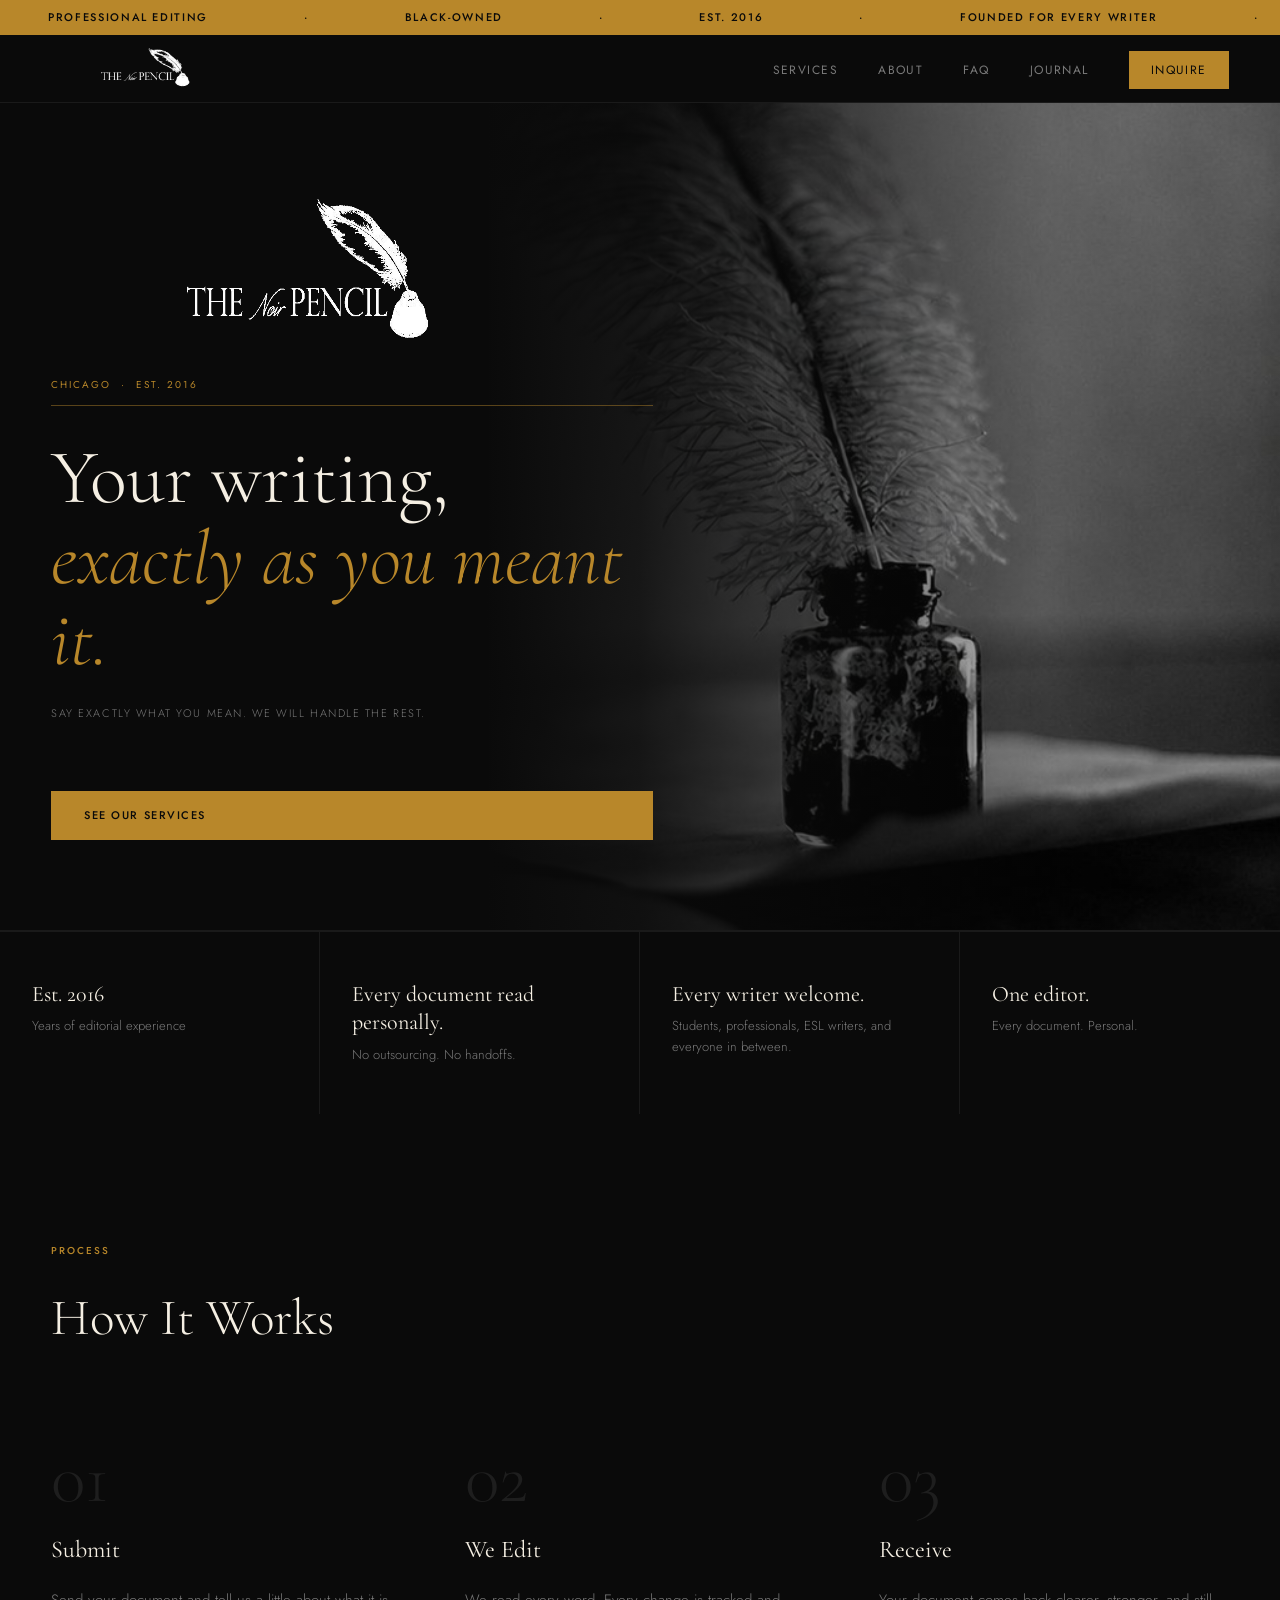
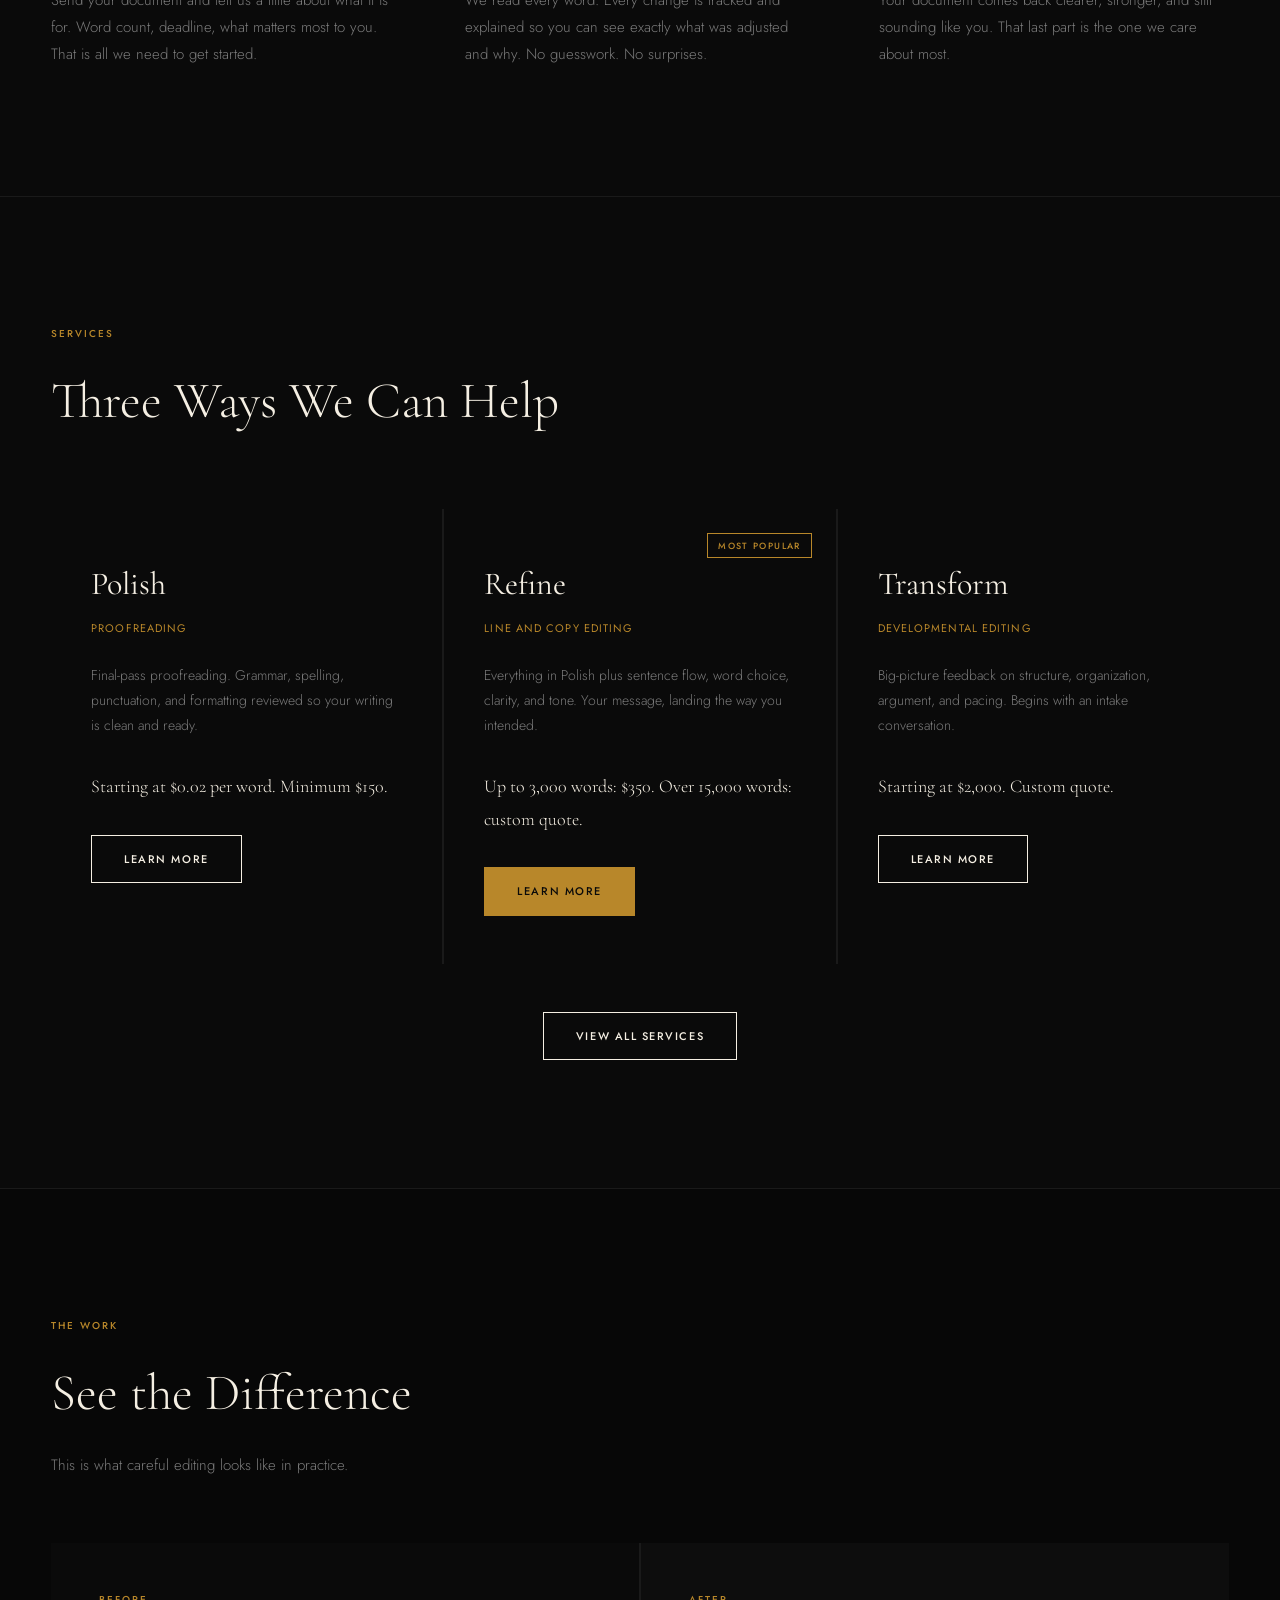
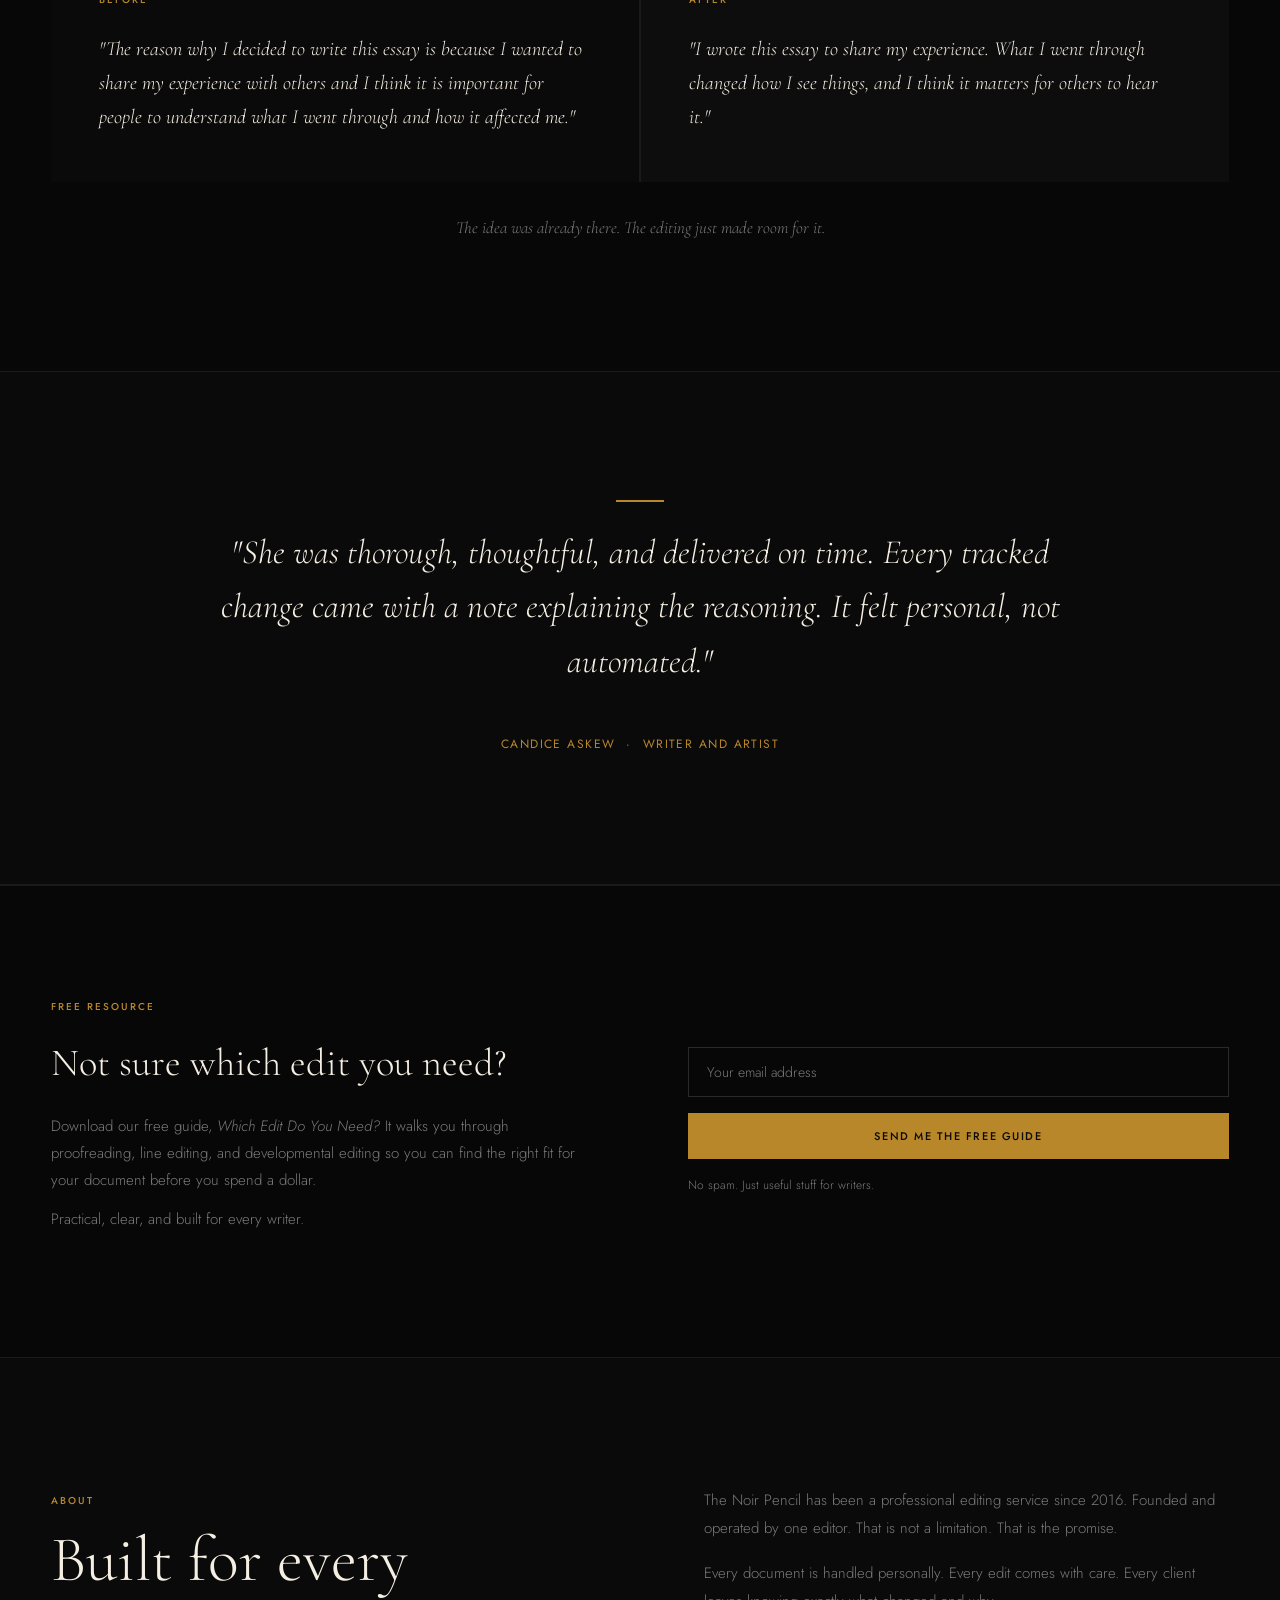
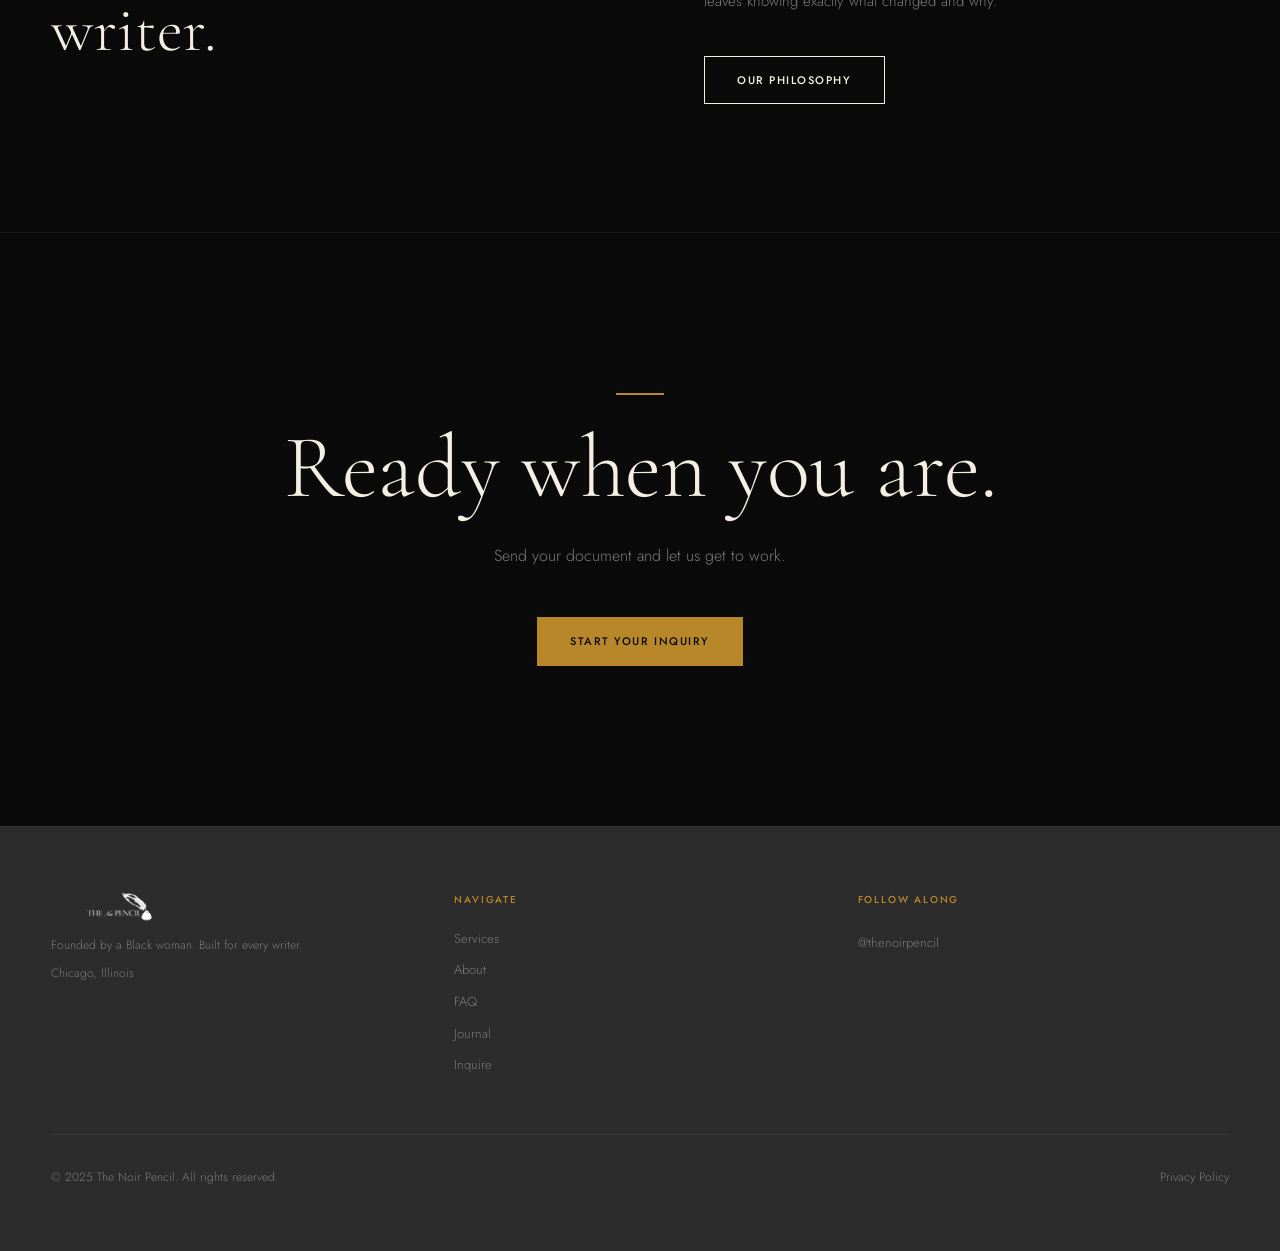
<file: index.html>
<!DOCTYPE html>
<html lang="en">
<head>
  <meta charset="UTF-8">
  <meta name="viewport" content="width=device-width, initial-scale=1.0">
  <title>The Noir Pencil | Professional Editing Service | Chicago</title>
  <meta name="description" content="The Noir Pencil is a professional editing service founded in Chicago in 2016. Proofreading, line editing, developmental editing, and resume services. Black-owned and personally operated.">
  <link rel="stylesheet" href="style.css">
</head>
<body>

  <!-- TICKER -->
  <div class="ticker" aria-hidden="true">
    <div class="ticker-inner">
      <span>Professional Editing</span><span>&middot;</span><span>Black-Owned</span><span>&middot;</span><span>Est. 2016</span><span>&middot;</span><span>Founded for Every Writer</span><span>&middot;</span>
      <span>Professional Editing</span><span>&middot;</span><span>Black-Owned</span><span>&middot;</span><span>Est. 2016</span><span>&middot;</span><span>Founded for Every Writer</span><span>&middot;</span>
    </div>
  </div>

  <!-- NAV -->
  <nav>
    <a href="index.html" class="nav-logo"><img src="logo-transparent.png" alt="The Noir Pencil" style="height:44px; width:auto;"></a>
    <div class="nav-toggle" id="navToggle"><span></span><span></span><span></span></div>
    <ul class="nav-links" id="navLinks">
      <li><a href="services.html">Services</a></li>
      <li><a href="about.html">About</a></li>
      <li><a href="faq.html">FAQ</a></li>
      <li><a href="blog.html">Journal</a></li>
      <li><a href="inquire.html" class="nav-cta">Inquire</a></li>
    </ul>
  </nav>

  <!-- HERO -->
  <section class="hero-v2">
    <div class="hero-v2-bg-layers">
      <div class="hero-gold-lines"></div>
      <div class="hero-wm-name">THE NOIR<br>PENCIL</div>
      <div class="hero-wm-tnp">TNP</div>
    </div>
    <div class="hero-v2-photo">
      <img src="photo-hero.jpg" alt="">
    </div>
    <div class="hero-v2-fade"></div>
    <div class="hero-v2-content">
      <div class="hero-v2-top">
        <img src="logo-transparent.png" alt="The Noir Pencil" class="hero-logo-large">
        <p class="hero-issue">Chicago &nbsp;&middot;&nbsp; Est. 2016</p>
        <div class="hero-gold-divider"></div>
        <h1 class="hero-v2-h1">Your writing,<br><em>exactly as you meant it.</em></h1>
        <p class="hero-v2-sub">Say exactly what you mean. We will handle the rest.</p>
      </div>
      <a href="services.html" class="btn btn-gold">See Our Services</a>
    </div>
  </section>

  <!-- TRUST SIGNALS -->
  <div class="trust">
    <div class="trust-item">
      <h3>Est. 2016</h3>
      <p>Years of editorial experience</p>
    </div>
    <div class="trust-item">
      <h3>Every document read personally.</h3>
      <p>No outsourcing. No handoffs.</p>
    </div>
    <div class="trust-item">
      <h3>Every writer welcome.</h3>
      <p>Students, professionals, ESL writers, and everyone in between.</p>
    </div>
    <div class="trust-item">
      <h3>One editor.</h3>
      <p>Every document. Personal.</p>
    </div>
  </div>

  <!-- HOW IT WORKS -->
  <section class="how">
    <div class="section-label">Process</div>
    <h2 class="how-headline">How It Works</h2>
    <div class="how-grid">
      <div class="how-step">
        <div class="how-step-num">01</div>
        <h3>Submit</h3>
        <p>Send your document and tell us a little about what it is for. Word count, deadline, what matters most to you. That is all we need to get started.</p>
      </div>
      <div class="how-step">
        <div class="how-step-num">02</div>
        <h3>We Edit</h3>
        <p>We read every word. Every change is tracked and explained so you can see exactly what was adjusted and why. No guesswork. No surprises.</p>
      </div>
      <div class="how-step">
        <div class="how-step-num">03</div>
        <h3>Receive</h3>
        <p>Your document comes back clearer, stronger, and still sounding like you. That last part is the one we care about most.</p>
      </div>
    </div>
  </section>

  <!-- SERVICES PREVIEW -->
  <section class="services-preview">
    <div class="section-label">Services</div>
    <h2 class="services-preview-headline">Three Ways We Can Help</h2>
    <div class="services-grid">
      <div class="service-card">
        <h3>Polish</h3>
        <p class="service-type">Proofreading</p>
        <p>Final-pass proofreading. Grammar, spelling, punctuation, and formatting reviewed so your writing is clean and ready.</p>
        <p class="price">Starting at $0.02 per word. Minimum $150.</p>
        <a href="services.html" class="btn">Learn More</a>
      </div>
      <div class="service-card popular">
        <h3>Refine</h3>
        <p class="service-type">Line and Copy Editing</p>
        <p>Everything in Polish plus sentence flow, word choice, clarity, and tone. Your message, landing the way you intended.</p>
        <p class="price">Up to 3,000 words: $350. Over 15,000 words: custom quote.</p>
        <a href="services.html" class="btn btn-gold">Learn More</a>
      </div>
      <div class="service-card">
        <h3>Transform</h3>
        <p class="service-type">Developmental Editing</p>
        <p>Big-picture feedback on structure, organization, argument, and pacing. Begins with an intake conversation.</p>
        <p class="price">Starting at $2,000. Custom quote.</p>
        <a href="services.html" class="btn">Learn More</a>
      </div>
    </div>
    <div style="text-align:center; margin-top:1rem;">
      <a href="services.html" class="btn">View All Services</a>
    </div>
  </section>

  <!-- BEFORE AND AFTER -->
  <section class="before-after">
    <div class="section-label">The Work</div>
    <h2 class="ba-headline">See the Difference</h2>
    <p class="ba-sub">This is what careful editing looks like in practice.</p>
    <div class="ba-grid">
      <div class="ba-panel">
        <div class="ba-label">Before</div>
        <blockquote>"The reason why I decided to write this essay is because I wanted to share my experience with others and I think it is important for people to understand what I went through and how it affected me."</blockquote>
      </div>
      <div class="ba-panel ba-after">
        <div class="ba-label">After</div>
        <blockquote>"I wrote this essay to share my experience. What I went through changed how I see things, and I think it matters for others to hear it."</blockquote>
      </div>
    </div>
    <p class="ba-caption">The idea was already there. The editing just made room for it.</p>
  </section>

  <!-- TESTIMONIAL with subtle background -->
  <section class="testimonial-section">
    <div class="testimonial-bg"></div>
    <div class="testimonial-content">
      <div class="gold-rule center"></div>
      <blockquote>"She was thorough, thoughtful, and delivered on time. Every tracked change came with a note explaining the reasoning. It felt personal, not automated."</blockquote>
      <cite>Candice Askew &nbsp;&middot;&nbsp; Writer and Artist</cite>
    </div>
  </section>

  <!-- LEAD MAGNET -->
  <section class="lead-magnet">
    <div class="lm-content">
      <div class="section-label">Free Resource</div>
      <h2>Not sure which edit you need?</h2>
      <p>Download our free guide, <em>Which Edit Do You Need?</em> It walks you through proofreading, line editing, and developmental editing so you can find the right fit for your document before you spend a dollar.</p>
      <p>Practical, clear, and built for every writer.</p>
    </div>
    <div>
      <form class="lm-form" action="https://thenoirpecil.us20.list-manage.com/subscribe/post?u=520047ae7351818956513aa3b&amp;id=a6891338d7&amp;f_id=00a61feff0" method="post" target="_blank">
        <div style="position:absolute;left:-5000px;" aria-hidden="true">
          <input type="text" name="b_520047ae7351818956513aa3b_a6891338d7" tabindex="-1" value="">
        </div>
        <input type="email" name="EMAIL" id="lmEmail" placeholder="Your email address" required>
        <button type="submit" class="btn btn-gold">Send Me the Free Guide</button>
        <p class="lm-fine">No spam. Just useful stuff for writers.</p>
      </form>
    </div>
  </section>

  <!-- ABOUT STRIP -->
  <section class="about-strip">
    <div>
      <div class="section-label">About</div>
      <h2>Built for every writer.</h2>
    </div>
    <div>
      <p>The Noir Pencil has been a professional editing service since 2016. Founded and operated by one editor. That is not a limitation. That is the promise.</p>
      <p>Every document is handled personally. Every edit comes with care. Every client leaves knowing exactly what changed and why.</p>
      <a href="about.html" class="btn" style="margin-top:1.5rem; display:inline-block;">Our Philosophy</a>
    </div>
  </section>

  <!-- FINAL CTA -->
  <section class="final-cta">
    <div class="gold-rule center"></div>
    <h2>Ready when you are.</h2>
    <p>Send your document and let us get to work.</p>
    <a href="inquire.html" class="btn btn-gold">Start Your Inquiry</a>
  </section>

  <!-- FOOTER -->
  <footer>
    <div class="footer-inner">
      <div class="footer-brand">
        <img src="logo-transparent.png" alt="The Noir Pencil" style="height:32px; width:auto; margin-bottom:0.75rem;">
        <span>Founded by a Black woman. Built for every writer.</span>
        <span style="margin-top:0.5rem;">Chicago, Illinois</span>
      </div>
      <div class="footer-nav">
        <h4>Navigate</h4>
        <a href="services.html">Services</a>
        <a href="about.html">About</a>
        <a href="faq.html">FAQ</a>
        <a href="blog.html">Journal</a>
        <a href="inquire.html">Inquire</a>
      </div>
      <div class="footer-social">
        <h4>Follow Along</h4>
        <a href="https://instagram.com/thenoirpencil" target="_blank" rel="noopener">@thenoirpencil</a>
      </div>
    </div>
    <div class="footer-bottom">
      <p>&copy; 2025 The Noir Pencil. All rights reserved.</p>
      <a href="privacy.html">Privacy Policy</a>
    </div>
  </footer>

  <!-- POPUP -->
  <div class="popup-overlay" id="popupOverlay" role="dialog" aria-modal="true" aria-label="Free guide offer">
    <div class="popup-box">
      <button class="popup-close" id="popupClose" aria-label="Close">&times;</button>
      <div class="popup-gold-rule"></div>
      <h3>Not sure which edit you need?</h3>
      <p>Enter your email and we will send you a free guide that walks you through proofreading, line editing, and developmental editing so you can find the right fit for your document.</p>
      <div id="popupFormWrap">
        <form class="popup-form" id="popupForm">
          <div style="position:absolute;left:-5000px;" aria-hidden="true">
            <input type="text" name="b_520047ae7351818956513aa3b_a6891338d7" tabindex="-1" value="">
          </div>
          <input type="email" name="EMAIL" id="popupEmail" placeholder="Your email address" required autocomplete="email">
          <button type="submit" class="btn btn-gold">Send Me the Free Guide</button>
          <p class="popup-fine">No spam. Just useful resources for writers.</p>
        </form>
      </div>
    </div>
  </div>

  <script>
    const toggle = document.getElementById('navToggle');
    const links  = document.getElementById('navLinks');
    toggle.addEventListener('click', () => links.classList.toggle('open'));

    // ── Popup ──
    const overlay  = document.getElementById('popupOverlay');
    const closeBtn = document.getElementById('popupClose');
    const popupForm = document.getElementById('popupForm');
    const popupWrap = document.getElementById('popupFormWrap');

    function showPopup() {
      if (sessionStorage.getItem('tnp_popup_shown')) return;
      overlay.classList.add('visible');
      sessionStorage.setItem('tnp_popup_shown', '1');
    }

    function hidePopup() { overlay.classList.remove('visible'); }

    setTimeout(showPopup, 60000);
    closeBtn.addEventListener('click', hidePopup);
    overlay.addEventListener('click', e => { if (e.target === overlay) hidePopup(); });

    popupForm.addEventListener('submit', function(e) {
      e.preventDefault();
      const email = document.getElementById('popupEmail').value;
      const url   = 'https://thenoirpecil.us20.list-manage.com/subscribe/post-json?u=520047ae7351818956513aa3b&id=a6891338d7&EMAIL='
                  + encodeURIComponent(email) + '&c=tnpPopupCb';

      window.tnpPopupCb = function(data) {
        if (data.result === 'success' || data.msg.indexOf('already subscribed') > -1) {
          popupWrap.innerHTML = '<p class="popup-success">Got it. Check your inbox shortly. Really glad you found us.</p>';
        } else {
          popupWrap.innerHTML = '<p class="popup-success" style="color:#c0392b;">Something went wrong. Please try again or email us directly.</p>';
        }
        const s = document.getElementById('mc-popup-script');
        if (s) s.remove();
      };

      const script  = document.createElement('script');
      script.id     = 'mc-popup-script';
      script.src    = url;
      document.body.appendChild(script);
    });

    // ── Homepage lead magnet form ──
    const lmForm = document.getElementById('lmForm');
    if (lmForm) {
      lmForm.addEventListener('submit', function(e) {
        e.preventDefault();
        const email = document.getElementById('lmEmail').value;
        const url   = 'https://thenoirpecil.us20.list-manage.com/subscribe/post-json?u=520047ae7351818956513aa3b&id=a6891338d7&EMAIL='
                    + encodeURIComponent(email) + '&c=tnpLmCb';

        window.tnpLmCb = function(data) {
          if (data.result === 'success' || data.msg.indexOf('already subscribed') > -1) {
            lmForm.innerHTML = '<p style="font-family:var(--serif);font-size:18px;font-style:italic;color:var(--cream);line-height:1.7;">Got it. Check your inbox shortly. Really glad you found us.</p>';
          } else {
            lmForm.innerHTML = '<p style="font-family:var(--serif);font-size:16px;font-style:italic;color:#c0392b;line-height:1.7;">Something went wrong. Please try again.</p>';
          }
          const s = document.getElementById('mc-lm-script');
          if (s) s.remove();
        };

        const script  = document.createElement('script');
        script.id     = 'mc-lm-script';
        script.src    = url;
        document.body.appendChild(script);
      });
    }
  </script>
  <script src="https://identity.netlify.com/v1/netlify-identity-widget.js"></script>
  <script>
    if (window.netlifyIdentity) {
      window.netlifyIdentity.on("init", user => {
        if (!user) {
          window.netlifyIdentity.on("login", () => {
            document.location.href = "/admin/";
          });
        }
      });
    }
  </script>
</body>
</html>
</file>
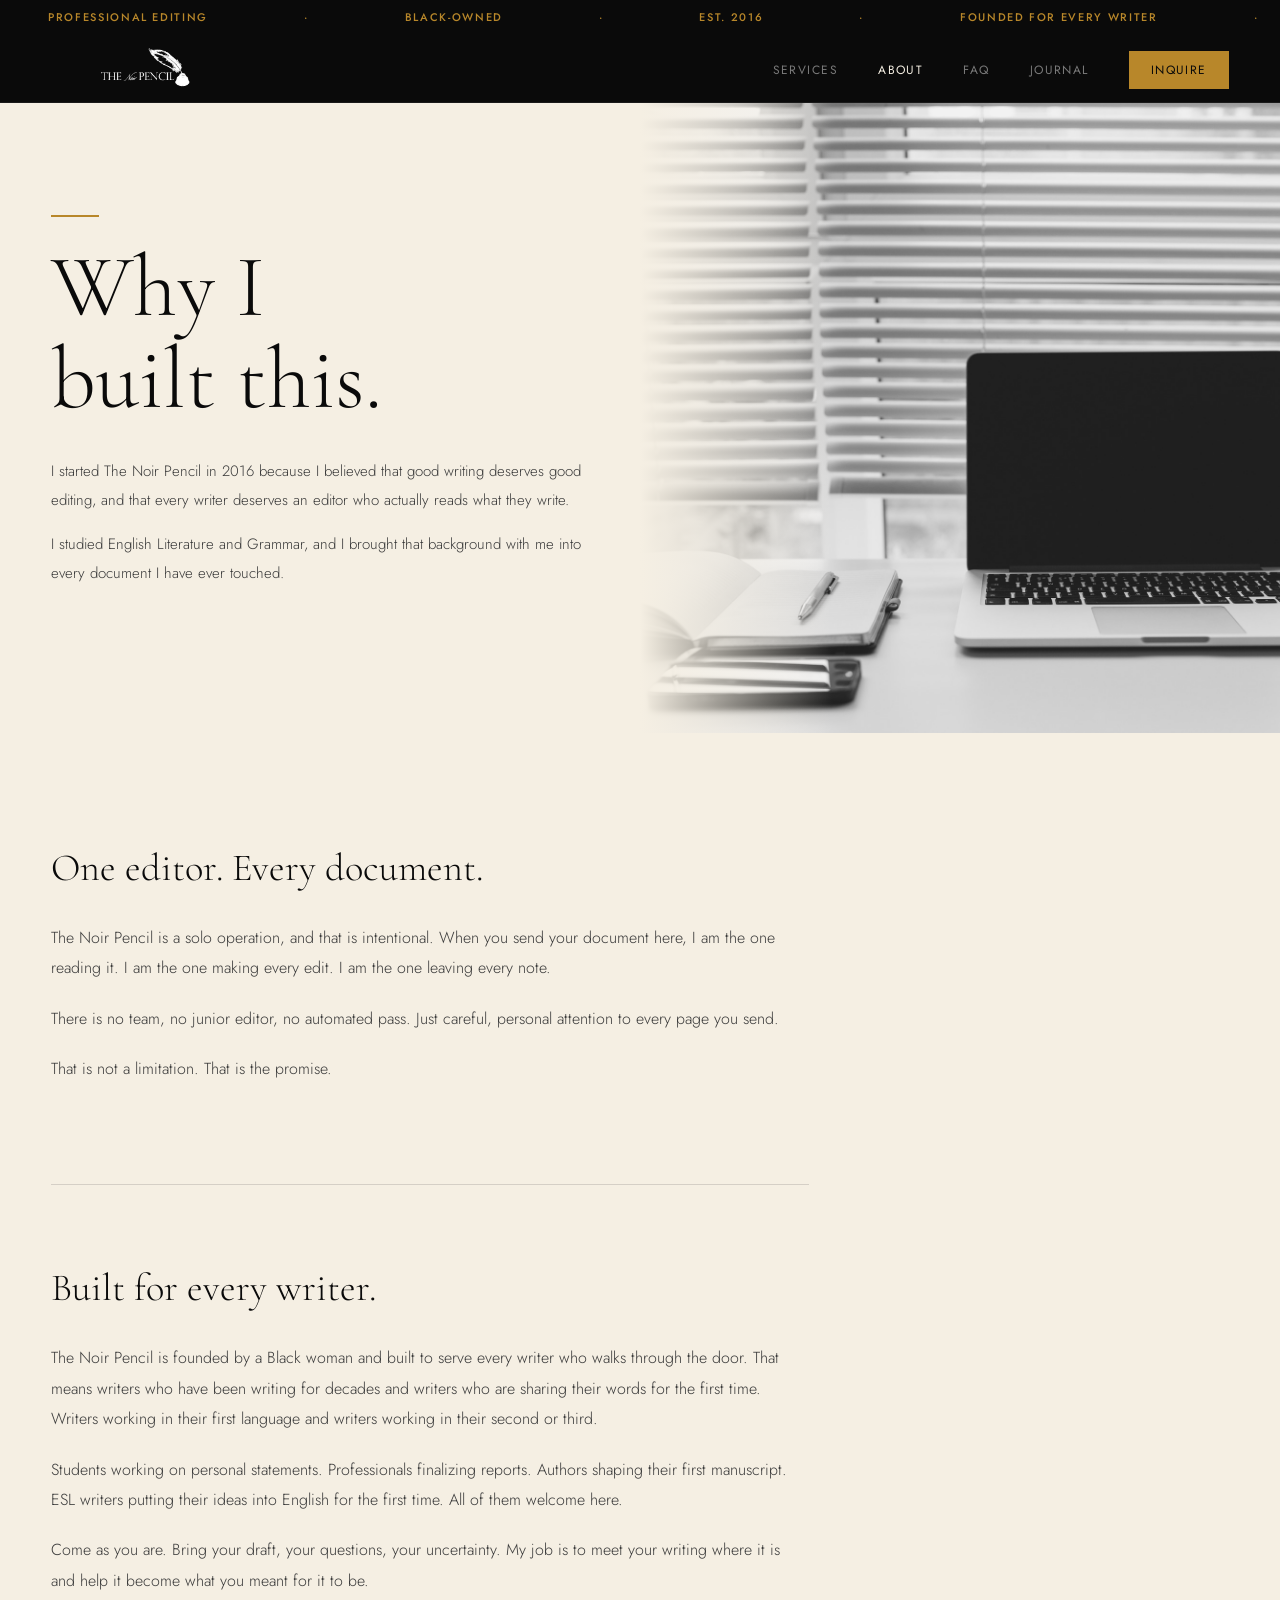
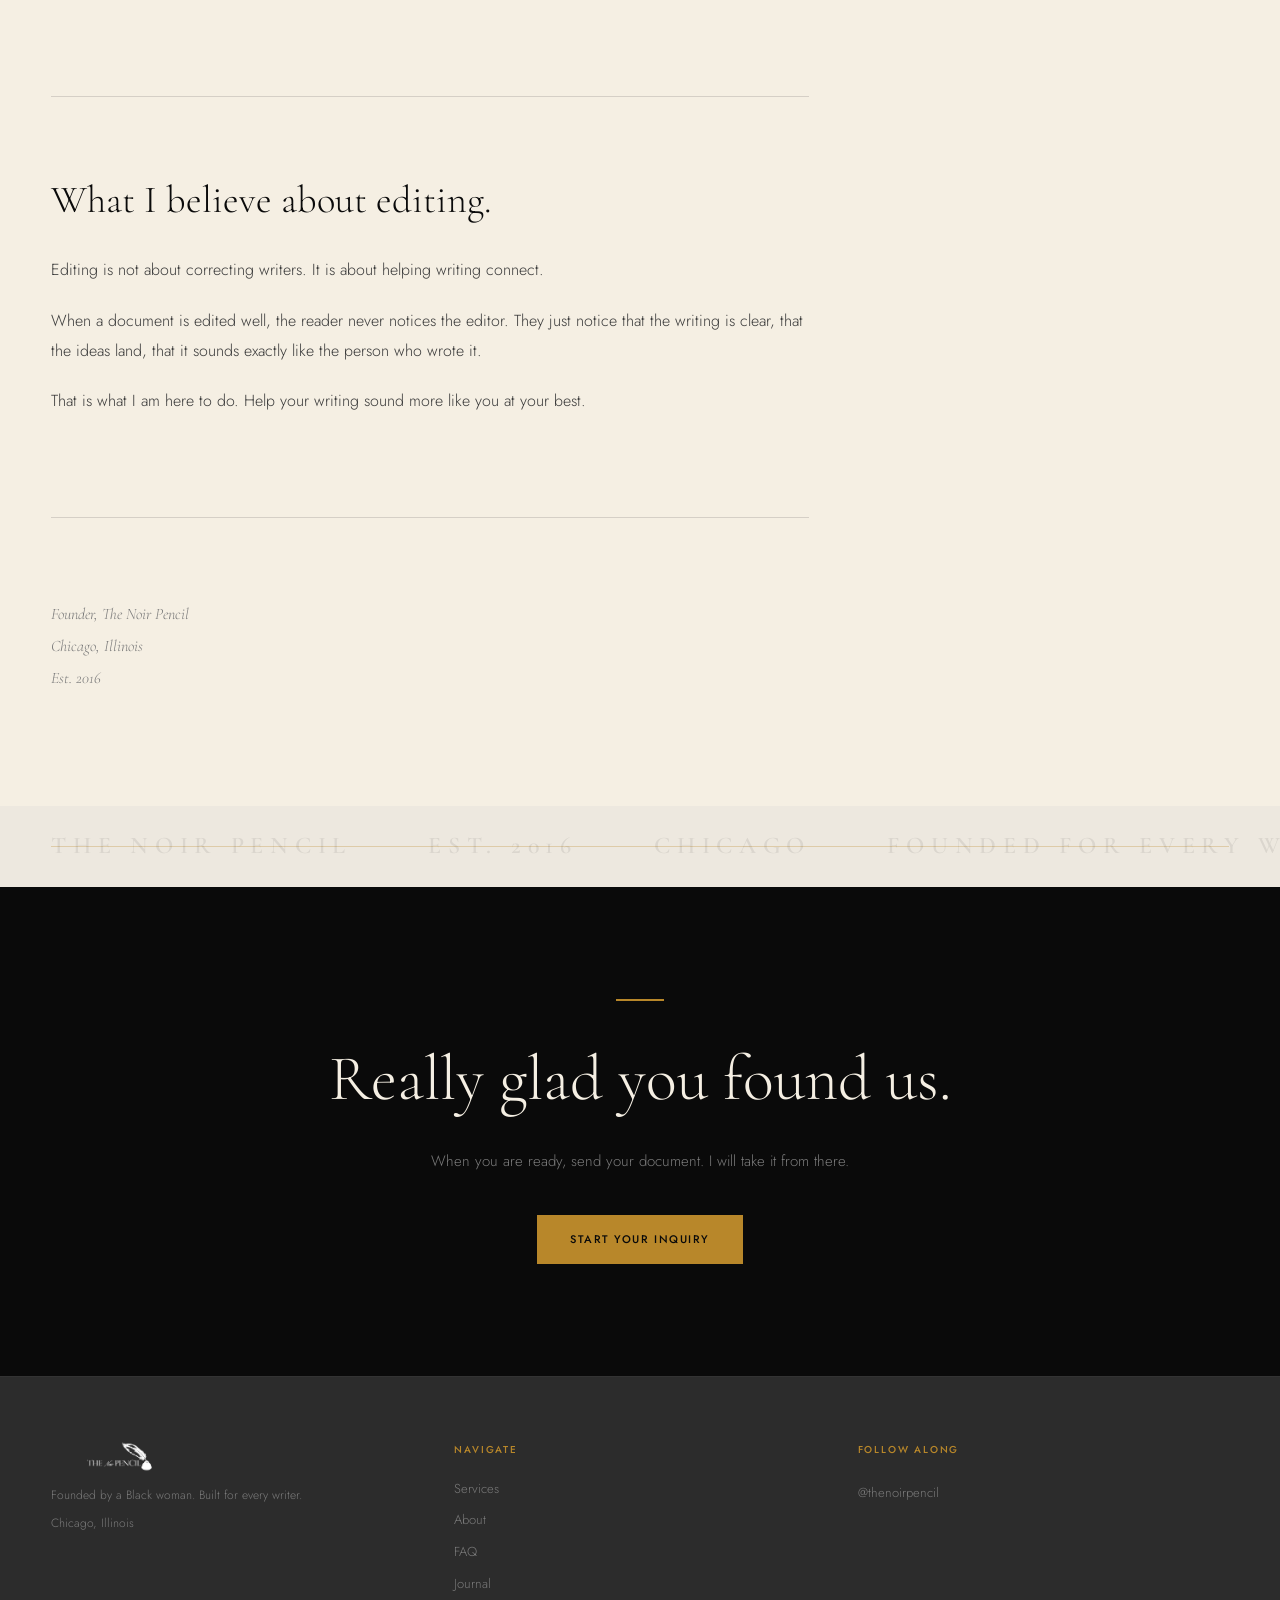
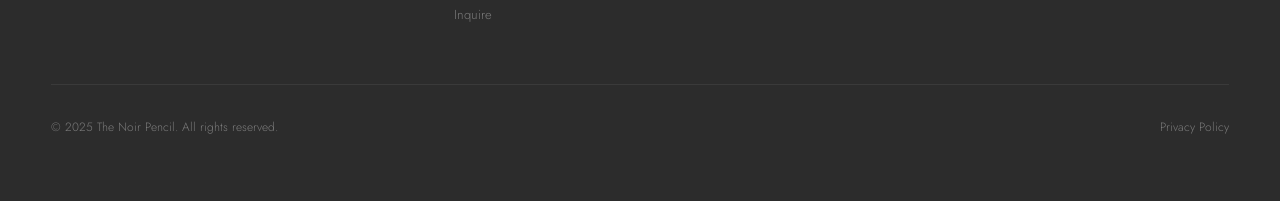
<file: about.html>
<!DOCTYPE html>
<html lang="en">
<head>
  <meta charset="UTF-8">
  <meta name="viewport" content="width=device-width, initial-scale=1.0">
  <title>About | The Noir Pencil</title>
  <meta name="description" content="The Noir Pencil is a solo editing service founded in Chicago in 2016 by a Black woman with a background in English Literature and Grammar. Founded by a Black woman. Built for every writer.">
  <link rel="stylesheet" href="style.css">
</head>
<body class="about-page-body">

  <div class="ticker" aria-hidden="true" style="background:var(--black); color:var(--gold);">
    <div class="ticker-inner">
      <span>Professional Editing</span><span>&middot;</span><span>Black-Owned</span><span>&middot;</span><span>Est. 2016</span><span>&middot;</span><span>Founded for Every Writer</span><span>&middot;</span>
      <span>Professional Editing</span><span>&middot;</span><span>Black-Owned</span><span>&middot;</span><span>Est. 2016</span><span>&middot;</span><span>Founded for Every Writer</span><span>&middot;</span>
    </div>
  </div>

  <nav>
    <a href="index.html" class="nav-logo"><img src="logo-transparent.png" alt="The Noir Pencil" style="height:44px; width:auto;"></a>
    <div class="nav-toggle" id="navToggle"><span></span><span></span><span></span></div>
    <ul class="nav-links" id="navLinks">
      <li><a href="services.html">Services</a></li>
      <li><a href="about.html" class="active">About</a></li>
      <li><a href="faq.html">FAQ</a></li>
      <li><a href="blog.html">Journal</a></li>
      <li><a href="inquire.html" class="nav-cta">Inquire</a></li>
    </ul>
  </nav>

  <!-- HERO WITH PHOTO -->
  <div class="about-page-hero">
    <div class="about-page-left">
      <div class="gold-rule"></div>
      <h1 style="font-family:var(--serif); font-size:clamp(48px,7vw,88px); font-weight:300; color:var(--black); line-height:1.05; margin-bottom:2rem;">Why I<br>built this.</h1>
      <p style="font-family:var(--sans); font-size:15px; font-weight:300; color:#3a3a3a; line-height:1.9; margin-bottom:1rem;">I started The Noir Pencil in 2016 because I believed that good writing deserves good editing, and that every writer deserves an editor who actually reads what they write.</p>
      <p style="font-family:var(--sans); font-size:15px; font-weight:300; color:#3a3a3a; line-height:1.9;">I studied English Literature and Grammar, and I brought that background with me into every document I have ever touched.</p>
    </div>
    <div class="about-page-right">
      <img src="photo-macbook.jpg" alt="Editorial workspace">
      <div class="about-page-right-fade"></div>
    </div>
  </div>

  <!-- REST OF ABOUT CONTENT -->
  <div class="about-content" style="background:var(--cream);">
    <div class="about-section">
      <h2>One editor. Every document.</h2>
      <p>The Noir Pencil is a solo operation, and that is intentional. When you send your document here, I am the one reading it. I am the one making every edit. I am the one leaving every note.</p>
      <p>There is no team, no junior editor, no automated pass. Just careful, personal attention to every page you send.</p>
      <p>That is not a limitation. That is the promise.</p>
    </div>

    <div class="about-section">
      <h2>Built for every writer.</h2>
      <p>The Noir Pencil is founded by a Black woman and built to serve every writer who walks through the door. That means writers who have been writing for decades and writers who are sharing their words for the first time. Writers working in their first language and writers working in their second or third.</p>
      <p>Students working on personal statements. Professionals finalizing reports. Authors shaping their first manuscript. ESL writers putting their ideas into English for the first time. All of them welcome here.</p>
      <p>Come as you are. Bring your draft, your questions, your uncertainty. My job is to meet your writing where it is and help it become what you meant for it to be.</p>
    </div>

    <div class="about-section">
      <h2>What I believe about editing.</h2>
      <p>Editing is not about correcting writers. It is about helping writing connect.</p>
      <p>When a document is edited well, the reader never notices the editor. They just notice that the writing is clear, that the ideas land, that it sounds exactly like the person who wrote it.</p>
      <p>That is what I am here to do. Help your writing sound more like you at your best.</p>
    </div>

    <div class="about-sig">
      Founder, The Noir Pencil<br>
      Chicago, Illinois<br>
      Est. 2016
    </div>
  </div>

  <div class="about-wm-strip">
    <div class="about-wm-strip-rule"></div>
    <div class="about-wm-strip-text">THE NOIR PENCIL &nbsp;&nbsp;&nbsp;&nbsp; EST. 2016 &nbsp;&nbsp;&nbsp;&nbsp; CHICAGO &nbsp;&nbsp;&nbsp;&nbsp; FOUNDED FOR EVERY WRITER</div>
  </div>

  <div class="about-cta">
    <div class="gold-rule center"></div>
    <h2>Really glad you found us.</h2>
    <p>When you are ready, send your document. I will take it from there.</p>
    <a href="inquire.html" class="btn btn-gold">Start Your Inquiry</a>
  </div>

  <footer>
    <div class="footer-inner">
      <div class="footer-brand">
        <img src="logo-transparent.png" alt="The Noir Pencil" style="height:32px; width:auto; margin-bottom:0.75rem;">
        <span>Founded by a Black woman. Built for every writer.</span>
        <span style="margin-top:0.5rem;">Chicago, Illinois</span>
      </div>
      <div class="footer-nav">
        <h4>Navigate</h4>
        <a href="services.html">Services</a>
        <a href="about.html">About</a>
        <a href="faq.html">FAQ</a>
        <a href="blog.html">Journal</a>
        <a href="inquire.html">Inquire</a>
      </div>
      <div class="footer-social">
        <h4>Follow Along</h4>
        <a href="https://instagram.com/thenoirpencil" target="_blank" rel="noopener">@thenoirpencil</a>
      </div>
    </div>
    <div class="footer-bottom">
      <p>&copy; 2025 The Noir Pencil. All rights reserved.</p>
      <a href="privacy.html">Privacy Policy</a>
    </div>
  </footer>

  <!-- POPUP -->
  <div class="popup-overlay" id="popupOverlay" role="dialog" aria-modal="true" aria-label="Free guide offer">
    <div class="popup-box">
      <button class="popup-close" id="popupClose" aria-label="Close">&times;</button>
      <div class="popup-gold-rule"></div>
      <h3>Not sure which edit you need?</h3>
      <p>Enter your email and we will send you a free guide that walks you through proofreading, line editing, and developmental editing so you can find the right fit for your document.</p>
      <div id="popupFormWrap">
        <form class="popup-form" id="popupForm">
          <div style="position:absolute;left:-5000px;" aria-hidden="true">
            <input type="text" name="b_520047ae7351818956513aa3b_a6891338d7" tabindex="-1" value="">
          </div>
          <input type="email" name="EMAIL" id="popupEmail" placeholder="Your email address" required autocomplete="email">
          <button type="submit" class="btn btn-gold">Send Me the Free Guide</button>
          <p class="popup-fine">No spam. Just useful resources for writers.</p>
        </form>
      </div>
    </div>
  </div>


  <script>
    const toggle = document.getElementById('navToggle');
    const links  = document.getElementById('navLinks');
    toggle.addEventListener('click', () => links.classList.toggle('open'));

    // ── Popup ──
    const overlay  = document.getElementById('popupOverlay');
    const closeBtn = document.getElementById('popupClose');
    const popupForm = document.getElementById('popupForm');
    const popupWrap = document.getElementById('popupFormWrap');

    function showPopup() {
      if (sessionStorage.getItem('tnp_popup_shown')) return;
      overlay.classList.add('visible');
      sessionStorage.setItem('tnp_popup_shown', '1');
    }

    function hidePopup() { overlay.classList.remove('visible'); }

    setTimeout(showPopup, 60000);
    closeBtn.addEventListener('click', hidePopup);
    overlay.addEventListener('click', e => { if (e.target === overlay) hidePopup(); });

    popupForm.addEventListener('submit', function(e) {
      e.preventDefault();
      const email = document.getElementById('popupEmail').value;
      const url   = 'https://thenoirpecil.us20.list-manage.com/subscribe/post-json?u=520047ae7351818956513aa3b&id=a6891338d7&EMAIL='
                  + encodeURIComponent(email) + '&c=tnpPopupCb';

      window.tnpPopupCb = function(data) {
        if (data.result === 'success' || data.msg.indexOf('already subscribed') > -1) {
          popupWrap.innerHTML = '<p class=\'popup-success\'>Got it. Check your inbox shortly. Really glad you found us.</p>';
        } else {
          popupWrap.innerHTML = '<p class=\'popup-success\' style=\'color:#c0392b;\'>Something went wrong. Please try again or email us directly.</p>';
        }
        const s = document.getElementById('mc-popup-script');
        if (s) s.remove();
      };

      const script  = document.createElement('script');
      script.id     = 'mc-popup-script';
      script.src    = url;
      document.body.appendChild(script);
    });

  </script>
</body>
</html>
</file>
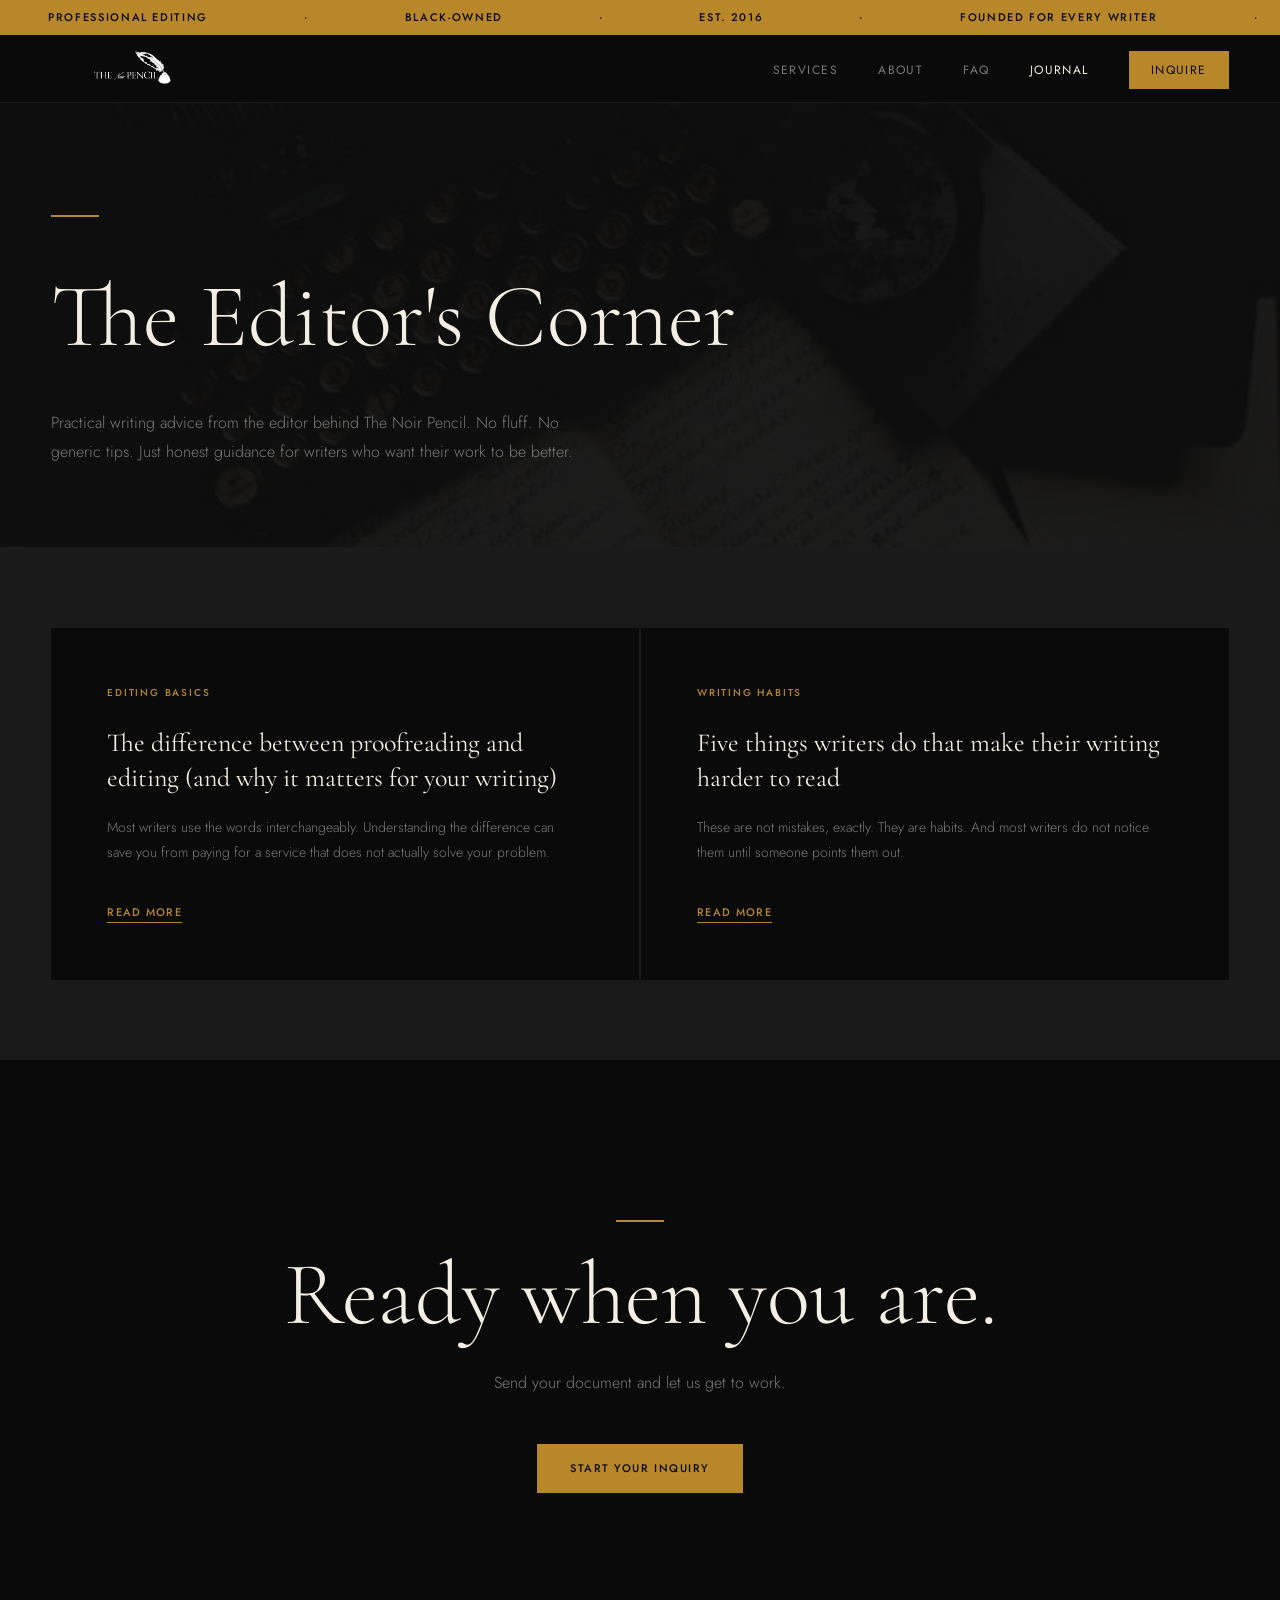
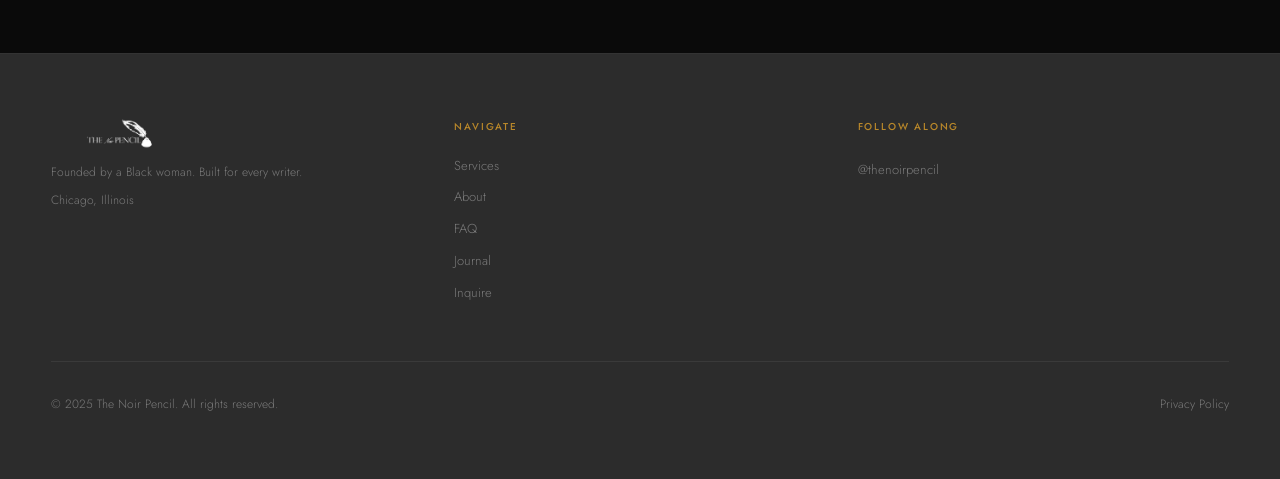
<file: blog.html>
<!DOCTYPE html>
<html lang="en">
<head>
  <meta charset="UTF-8">
  <meta name="viewport" content="width=device-width, initial-scale=1.0">
  <title>The Editor's Corner | The Noir Pencil</title>
  <meta name="description" content="Practical writing advice from the editor behind The Noir Pencil. Honest guidance for writers who want their work to be better.">
  <link rel="stylesheet" href="style.css">
</head>
<body>

  <div class="ticker" aria-hidden="true">
    <div class="ticker-inner">
      <span>Professional Editing</span><span>&middot;</span><span>Black-Owned</span><span>&middot;</span><span>Est. 2016</span><span>&middot;</span><span>Founded for Every Writer</span><span>&middot;</span>
      <span>Professional Editing</span><span>&middot;</span><span>Black-Owned</span><span>&middot;</span><span>Est. 2016</span><span>&middot;</span><span>Founded for Every Writer</span><span>&middot;</span>
    </div>
  </div>

  <nav>
    <a href="index.html" class="nav-logo"><img src="logo-transparent.png" alt="The Noir Pencil" style="height:38px; width:auto;"></a>
    <div class="nav-toggle" id="navToggle"><span></span><span></span><span></span></div>
    <ul class="nav-links" id="navLinks">
      <li><a href="services.html">Services</a></li>
      <li><a href="about.html">About</a></li>
      <li><a href="faq.html">FAQ</a></li>
      <li><a href="blog.html" class="active">Journal</a></li>
      <li><a href="inquire.html" class="nav-cta">Inquire</a></li>
    </ul>
  </nav>

  <div class="blog-header-photo"><div class="blog-header-photo-bg"></div><div class="blog-header-photo-content">
    <div class="gold-rule"></div>
    <h1>The Editor's Corner</h1>
    <p>Practical writing advice from the editor behind The Noir Pencil. No fluff. No generic tips. Just honest guidance for writers who want their work to be better.</p>
  </div>
  </div>

  <div class="blog-grid" id="blogGrid">
    <div style="font-family:var(--sans); font-size:14px; color:var(--mist); padding:3rem; text-align:center; grid-column:1/-1;">Loading posts...</div>
  </div>

  <section class="final-cta">
    <div class="gold-rule center"></div>
    <h2>Ready when you are.</h2>
    <p>Send your document and let us get to work.</p>
    <a href="inquire.html" class="btn btn-gold">Start Your Inquiry</a>
  </section>

  <footer>
    <div class="footer-inner">
      <div class="footer-brand">
        <img src="logo-transparent.png" alt="The Noir Pencil" style="height:32px; width:auto; margin-bottom:0.75rem;">
        <span>Founded by a Black woman. Built for every writer.</span>
        <span style="margin-top:0.5rem;">Chicago, Illinois</span>
      </div>
      <div class="footer-nav">
        <h4>Navigate</h4>
        <a href="services.html">Services</a>
        <a href="about.html">About</a>
        <a href="faq.html">FAQ</a>
        <a href="blog.html">Journal</a>
        <a href="inquire.html">Inquire</a>
      </div>
      <div class="footer-social">
        <h4>Follow Along</h4>
        <a href="https://instagram.com/thenoirpencil" target="_blank" rel="noopener">@thenoirpencil</a>
      </div>
    </div>
    <div class="footer-bottom">
      <p>&copy; 2025 The Noir Pencil. All rights reserved.</p>
      <a href="privacy.html">Privacy Policy</a>
    </div>
  </footer>

  <!-- POPUP -->
  <div class="popup-overlay" id="popupOverlay" role="dialog" aria-modal="true" aria-label="Free guide offer">
    <div class="popup-box">
      <button class="popup-close" id="popupClose" aria-label="Close">&times;</button>
      <div class="popup-gold-rule"></div>
      <h3>Not sure which edit you need?</h3>
      <p>Enter your email and we will send you a free guide that walks you through proofreading, line editing, and developmental editing so you can find the right fit for your document.</p>
      <div id="popupFormWrap">
        <form class="popup-form" id="popupForm">
          <div style="position:absolute;left:-5000px;" aria-hidden="true">
            <input type="text" name="b_520047ae7351818956513aa3b_a6891338d7" tabindex="-1" value="">
          </div>
          <input type="email" name="EMAIL" id="popupEmail" placeholder="Your email address" required autocomplete="email">
          <button type="submit" class="btn btn-gold">Send Me the Free Guide</button>
          <p class="popup-fine">No spam. Just useful resources for writers.</p>
        </form>
      </div>
    </div>
  </div>


  <script>
    const toggle = document.getElementById('navToggle');
    const links  = document.getElementById('navLinks');
    toggle.addEventListener('click', () => links.classList.toggle('open'));

    // ── Dynamic blog posts from GitHub ──
    const REPO   = 'thenoirpencil-netizen/the-noir-pencil';
    const FOLDER = 'posts';
    const grid   = document.getElementById('blogGrid');

    function parseFrontMatter(text) {
      const match = text.match(/^---\n([\s\S]*?)\n---/);
      if (!match) return {};
      const yaml = match[1];
      const data = {};
      yaml.split('\n').forEach(line => {
        const colon = line.indexOf(':');
        if (colon === -1) return;
        const key = line.slice(0, colon).trim();
        const val = line.slice(colon + 1).trim().replace(/^["']|["']$/g, '');
        data[key] = val;
      });
      return data;
    }

    function slugToUrl(filename) {
      const slug = filename.replace(/\.md$/, '');
      return `post.html?slug=${slug}`;
    }

    async function loadPosts() {
      try {
        const res  = await fetch(`https://api.github.com/repos/${REPO}/contents/${FOLDER}`);
        if (!res.ok) throw new Error('Could not reach GitHub');
        const files = await res.json();

        // Filter to markdown files only, sort newest first
        const mdFiles = files
          .filter(f => f.name.endsWith('.md'))
          .reverse();

        if (mdFiles.length === 0) {
          grid.innerHTML = '<div style="font-family:var(--sans);font-size:14px;color:var(--mist);padding:3rem;text-align:center;grid-column:1/-1;">No posts yet. Check back soon.</div>';
          return;
        }

        // Fetch each file's content to read front matter
        const posts = await Promise.all(mdFiles.map(async file => {
          const r    = await fetch(file.download_url);
          const text = await r.text();
          const fm   = parseFrontMatter(text);
          return { ...fm, slug: file.name };
        }));

        // Sort by date descending
        posts.sort((a, b) => new Date(b.date) - new Date(a.date));

        grid.innerHTML = posts.map(post => `
          <div class="blog-card">
            <div class="blog-card-label">${post.category || 'Journal'}</div>
            <h2>${post.title || 'Untitled'}</h2>
            <p>${post.preview || ''}</p>
            <a href="posts/${slugToUrl(post.slug)}" class="read-more">Read More</a>
          </div>
        `).join('');

      } catch (err) {
        // Fallback to static posts if API fails
        grid.innerHTML = `
          <div class="blog-card">
            <div class="blog-card-label">Editing Basics</div>
            <h2>The difference between proofreading and editing (and why it matters for your writing)</h2>
            <p>Most writers use the words interchangeably. Understanding the difference can save you from paying for a service that does not actually solve your problem.</p>
            <a href="post-1.html" class="read-more">Read More</a>
          </div>
          <div class="blog-card">
            <div class="blog-card-label">Writing Habits</div>
            <h2>Five things writers do that make their writing harder to read</h2>
            <p>These are not mistakes, exactly. They are habits. And most writers do not notice them until someone points them out.</p>
            <a href="post-2.html" class="read-more">Read More</a>
          </div>
        `;
      }
    }

    loadPosts();

    // ── Popup ──
    const overlay  = document.getElementById('popupOverlay');
    const closeBtn = document.getElementById('popupClose');
    const popupForm = document.getElementById('popupForm');
    const popupWrap = document.getElementById('popupFormWrap');

    function showPopup() {
      if (sessionStorage.getItem('tnp_popup_shown')) return;
      overlay.classList.add('visible');
      sessionStorage.setItem('tnp_popup_shown', '1');
    }

    function hidePopup() { overlay.classList.remove('visible'); }

    setTimeout(showPopup, 60000);
    closeBtn.addEventListener('click', hidePopup);
    overlay.addEventListener('click', e => { if (e.target === overlay) hidePopup(); });

    popupForm.addEventListener('submit', function(e) {
      e.preventDefault();
      const email = document.getElementById('popupEmail').value;
      const url   = 'https://thenoirpecil.us20.list-manage.com/subscribe/post-json?u=520047ae7351818956513aa3b&id=a6891338d7&EMAIL='
                  + encodeURIComponent(email) + '&c=tnpPopupCb';

      window.tnpPopupCb = function(data) {
        if (data.result === 'success' || data.msg.indexOf('already subscribed') > -1) {
          popupWrap.innerHTML = '<p class=\'popup-success\'>Got it. Check your inbox shortly. Really glad you found us.</p>';
        } else {
          popupWrap.innerHTML = '<p class=\'popup-success\' style=\'color:#c0392b;\'>Something went wrong. Please try again or email us directly.</p>';
        }
        const s = document.getElementById('mc-popup-script');
        if (s) s.remove();
      };

      const script  = document.createElement('script');
      script.id     = 'mc-popup-script';
      script.src    = url;
      document.body.appendChild(script);
    });

  </script>
</body>
</html>
</file>
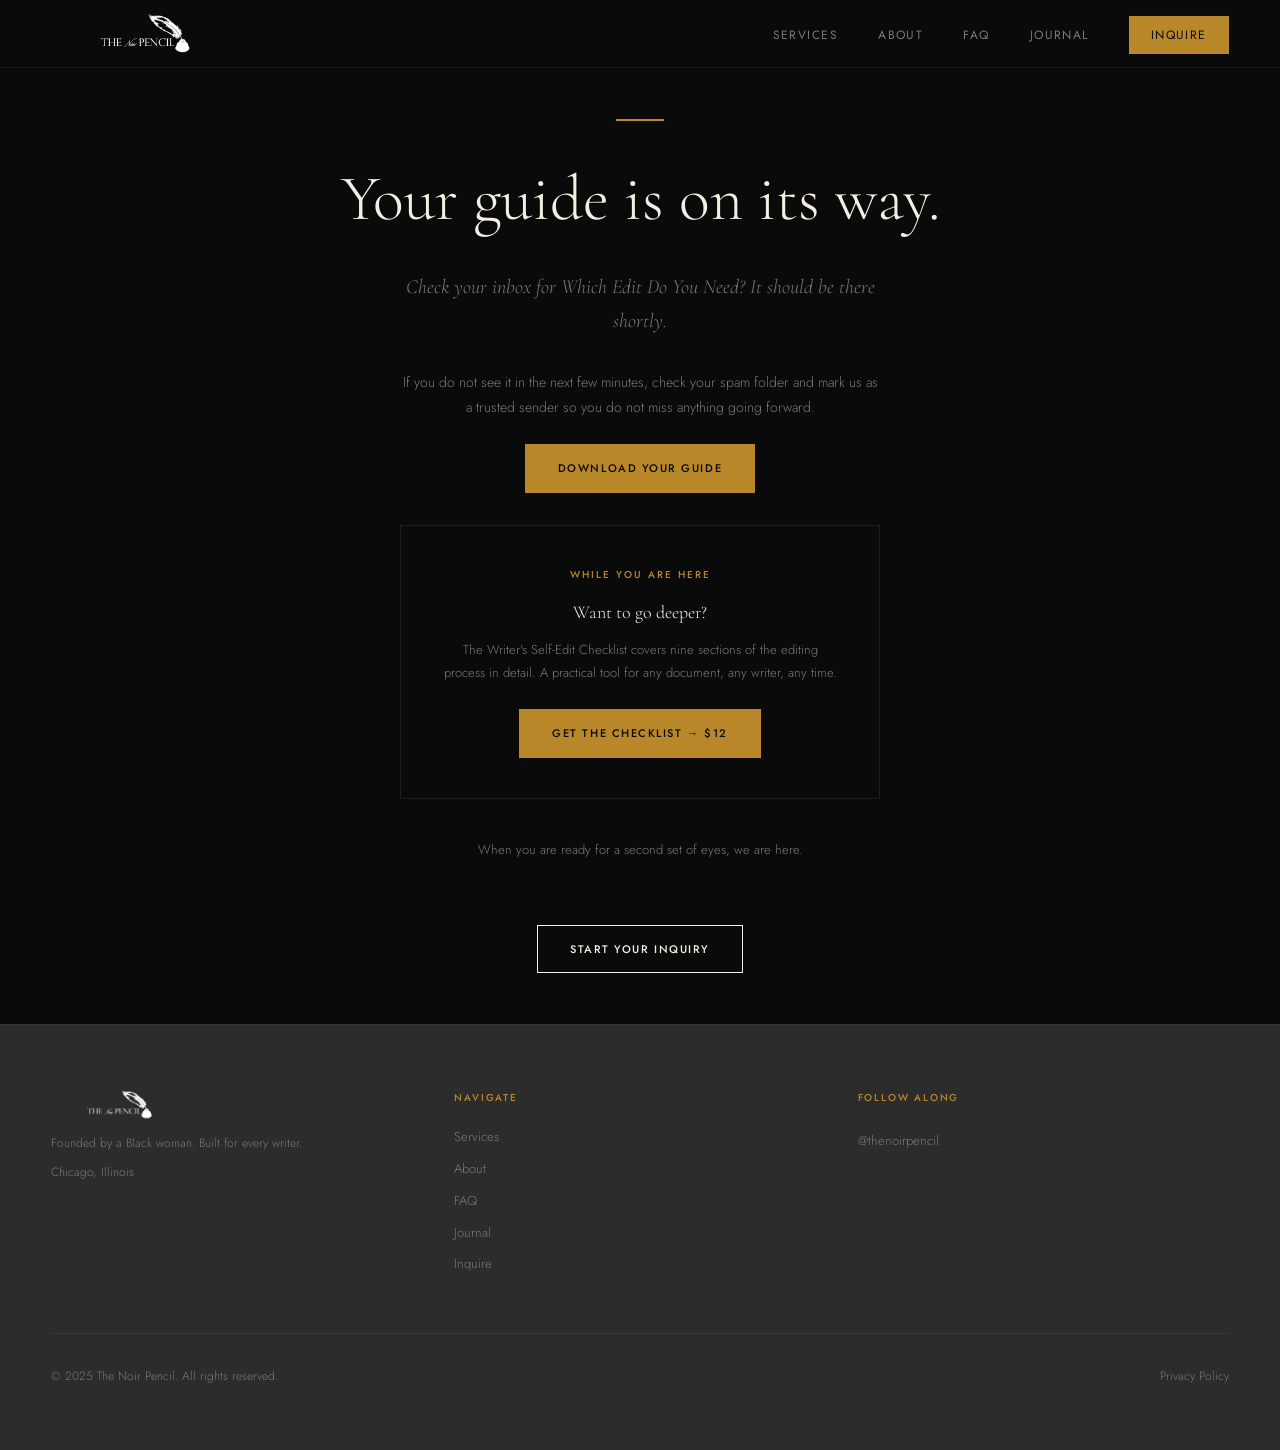
<file: download.html>
<!DOCTYPE html>
<html lang="en">
<head>
  <meta charset="UTF-8">
  <meta name="viewport" content="width=device-width, initial-scale=1.0">
  <title>Your Guide Is On Its Way | The Noir Pencil</title>
  <link rel="stylesheet" href="style.css">
</head>
<body>

  <nav>
    <a href="index.html" class="nav-logo"><img src="logo-transparent.png" alt="The Noir Pencil" style="height:44px; width:auto;"></a>
    <div class="nav-toggle" id="navToggle"><span></span><span></span><span></span></div>
    <ul class="nav-links" id="navLinks">
      <li><a href="services.html">Services</a></li>
      <li><a href="about.html">About</a></li>
      <li><a href="faq.html">FAQ</a></li>
      <li><a href="blog.html">Journal</a></li>
      <li><a href="inquire.html" class="nav-cta">Inquire</a></li>
    </ul>
  </nav>

  <div class="not-found" style="text-align:center;">
    <div class="gold-rule center"></div>
    <h2 style="font-family:var(--serif); font-size:clamp(36px,5vw,64px); font-weight:300; color:var(--cream); margin-bottom:1rem;">Your guide is on its way.</h2>
    <p style="font-family:var(--serif); font-size:20px; font-style:italic; color:var(--mist); max-width:520px; margin:0 auto 2rem; line-height:1.7;">Check your inbox for <em>Which Edit Do You Need?</em> It should be there shortly.</p>
    <p style="font-family:var(--sans); font-size:14px; font-weight:300; color:var(--mist); max-width:480px; margin:0 auto 1.5rem; line-height:1.8;">If you do not see it in the next few minutes, check your spam folder and mark us as a trusted sender so you do not miss anything going forward.</p>
    <a href="https://thenoirpencil.com/which-edit-do-you-need.pdf" target="_blank" rel="noopener" class="btn btn-gold" style="margin-bottom:2rem;">Download Your Guide</a>

    <div style="border:1px solid #1e1e1e; padding:2.5rem; max-width:480px; margin:0 auto 2.5rem;">
      <div class="section-label" style="text-align:center; margin-bottom:1rem;">While You Are Here</div>
      <p style="font-family:var(--serif); font-size:18px; font-weight:300; color:var(--cream); line-height:1.5; margin-bottom:0.75rem;">Want to go deeper?</p>
      <p style="font-family:var(--sans); font-size:13px; font-weight:300; color:var(--mist); line-height:1.8; margin-bottom:1.5rem;">The Writer's Self-Edit Checklist covers nine sections of the editing process in detail. A practical tool for any document, any writer, any time.</p>
      <a href="https://noirpencil.gumroad.com/l/oplxru" target="_blank" rel="noopener" class="btn btn-gold">Get the Checklist &rarr; $12</a>
    </div>

    <p style="font-size:13px; color:var(--mist);">When you are ready for a second set of eyes, we are here.</p>
    <a href="inquire.html" class="btn" style="margin-top:1rem; display:inline-block;">Start Your Inquiry</a>
  </div>

  <footer>
    <div class="footer-inner">
      <div class="footer-brand">
        <img src="logo-transparent.png" alt="The Noir Pencil" style="height:32px; width:auto; margin-bottom:0.75rem;">
        <span>Founded by a Black woman. Built for every writer.</span>
        <span style="margin-top:0.5rem;">Chicago, Illinois</span>
      </div>
      <div class="footer-nav">
        <h4>Navigate</h4>
        <a href="services.html">Services</a>
        <a href="about.html">About</a>
        <a href="faq.html">FAQ</a>
        <a href="blog.html">Journal</a>
        <a href="inquire.html">Inquire</a>
      </div>
      <div class="footer-social">
        <h4>Follow Along</h4>
        <a href="https://instagram.com/thenoirpencil" target="_blank" rel="noopener">@thenoirpencil</a>
      </div>
    </div>
    <div class="footer-bottom">
      <p>&copy; 2025 The Noir Pencil. All rights reserved.</p>
      <a href="privacy.html">Privacy Policy</a>
    </div>
  </footer>

  <script>
    const toggle = document.getElementById('navToggle');
    const links  = document.getElementById('navLinks');
    toggle.addEventListener('click', () => links.classList.toggle('open'));
  </script>
</body>
</html>
</file>
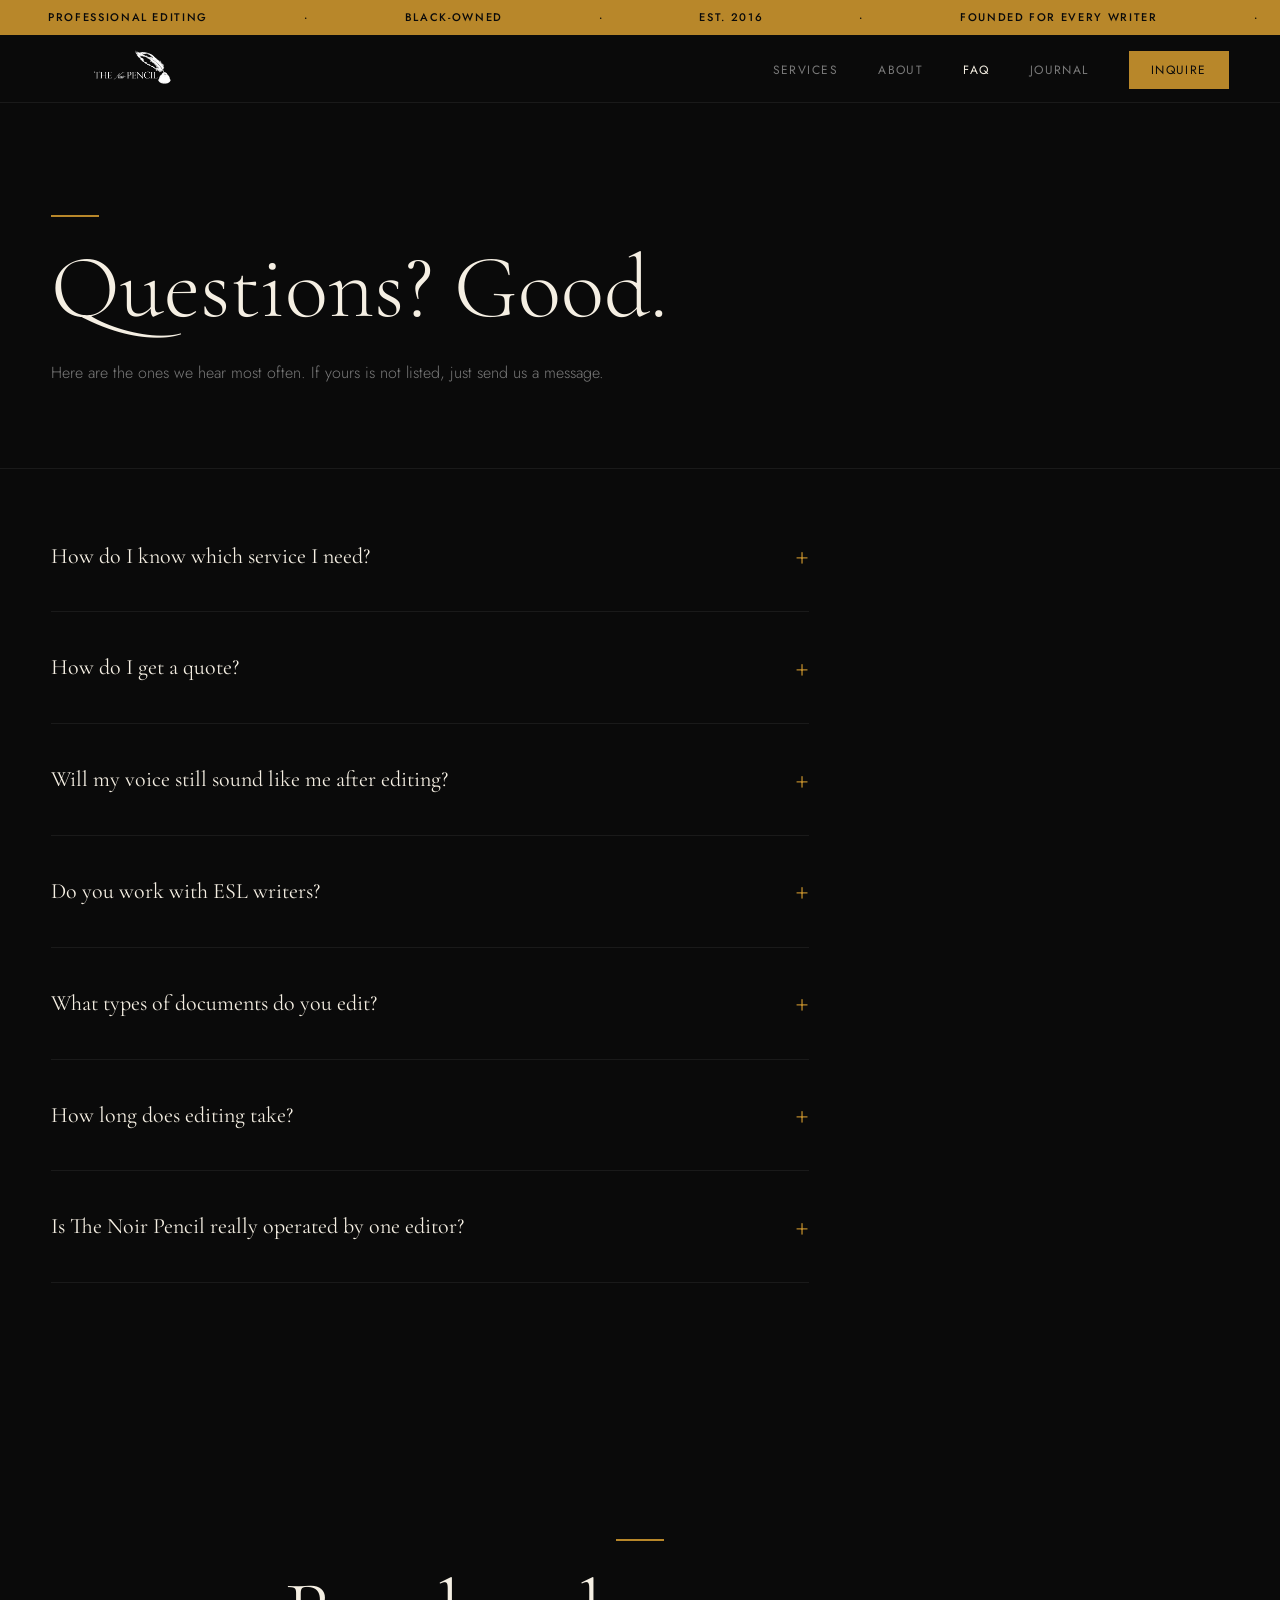
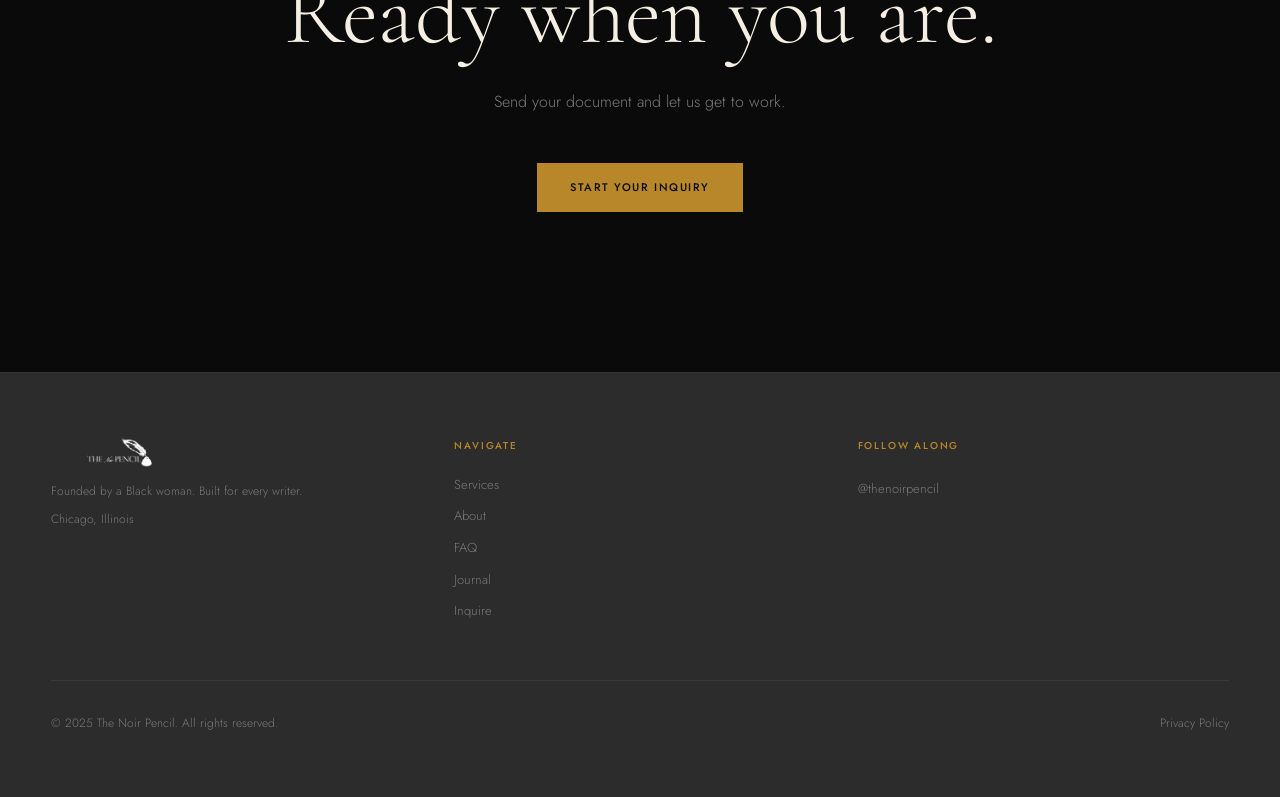
<file: faq.html>
<!DOCTYPE html>
<html lang="en">
<head>
  <meta charset="UTF-8">
  <meta name="viewport" content="width=device-width, initial-scale=1.0">
  <title>FAQ | The Noir Pencil</title>
  <meta name="description" content="Answers to common questions about The Noir Pencil's editing services, pricing, process, and what to expect when you submit your document.">
  <link rel="stylesheet" href="style.css">
</head>
<body>

  <div class="ticker" aria-hidden="true">
    <div class="ticker-inner">
      <span>Professional Editing</span><span>&middot;</span><span>Black-Owned</span><span>&middot;</span><span>Est. 2016</span><span>&middot;</span><span>Founded for Every Writer</span><span>&middot;</span>
      <span>Professional Editing</span><span>&middot;</span><span>Black-Owned</span><span>&middot;</span><span>Est. 2016</span><span>&middot;</span><span>Founded for Every Writer</span><span>&middot;</span>
    </div>
  </div>

  <nav>
    <a href="index.html" class="nav-logo"><img src="logo-transparent.png" alt="The Noir Pencil" style="height:38px; width:auto;"></a>
    <div class="nav-toggle" id="navToggle"><span></span><span></span><span></span></div>
    <ul class="nav-links" id="navLinks">
      <li><a href="services.html">Services</a></li>
      <li><a href="about.html">About</a></li>
      <li><a href="faq.html" class="active">FAQ</a></li>
      <li><a href="blog.html">Journal</a></li>
      <li><a href="inquire.html" class="nav-cta">Inquire</a></li>
    </ul>
  </nav>

  <div class="page-hero">
    <div class="gold-rule"></div>
    <h1>Questions? Good.</h1>
    <p>Here are the ones we hear most often. If yours is not listed, just send us a message.</p>
  </div>

  <div class="faq-list" style="padding-top:2rem; padding-bottom:6rem;">

    <div class="faq-item">
      <button class="faq-question">How do I know which service I need?</button>
      <div class="faq-answer">
        <p>A good starting point: if your document is mostly finished and just needs a careful review, start with Polish. If your sentences feel clunky or hard to follow, Refine is probably the right fit. If something feels off about the structure or you are not sure how the whole thing is landing, Transform is where to start.</p>
        <p>Still not sure? Send us a message with a little context about your document and we will tell you exactly what we would recommend.</p>
      </div>
    </div>

    <div class="faq-item">
      <button class="faq-question">How do I get a quote?</button>
      <div class="faq-answer">
        <p>Use the inquiry form on our Contact page. Tell us your word count, your deadline, and what kind of editing you are looking for. We will send you a quote within 5 to 7 business days.</p>
      </div>
    </div>

    <div class="faq-item">
      <button class="faq-question">Will my voice still sound like me after editing?</button>
      <div class="faq-answer">
        <p>Yes. This is the part of our work we take most seriously.</p>
        <p>We do not rewrite your writing. We refine it. Every edit is tracked so you can see what changed and decide what you want to keep. If something does not feel right to you, you can always restore the original. This is your writing. We are here to help it work, not to replace it.</p>
      </div>
    </div>

    <div class="faq-item">
      <button class="faq-question">Do you work with ESL writers?</button>
      <div class="faq-answer">
        <p>Absolutely. ESL writers are some of our most valued clients. The ideas are never the issue. Our job is to help the language around those ideas sound clearer and more natural in English, while keeping your meaning exactly as you intended.</p>
        <p>We work carefully and respectfully with every writer, regardless of their language background.</p>
      </div>
    </div>

    <div class="faq-item">
      <button class="faq-question">What types of documents do you edit?</button>
      <div class="faq-answer">
        <p>Essays, research papers, blog posts, articles, website copy, resumes, cover letters, personal statements, business documents, short stories, memoirs, and more. If you have a document and you want it to read better, send it our way.</p>
      </div>
    </div>

    <div class="faq-item">
      <button class="faq-question">How long does editing take?</button>
      <div class="faq-answer">
        <p>Turnaround time depends on the length of your document, the type of editing, and our current schedule. When you submit your inquiry, we will confirm a delivery date before any work begins. We do not start a project without agreeing on a timeline first.</p>
      </div>
    </div>

    <div class="faq-item">
      <button class="faq-question">Is The Noir Pencil really operated by one editor?</button>
      <div class="faq-answer">
        <p>Yes. Every document is handled personally. No outsourcing, no junior editors, no handoffs. When you work with The Noir Pencil, you are working directly with the founder.</p>
        <p>That is why we have a word count minimum and quote each project individually. It is how we protect the quality of the work.</p>
      </div>
    </div>

  </div>

  <section class="final-cta">
    <div class="gold-rule center"></div>
    <h2>Ready when you are.</h2>
    <p>Send your document and let us get to work.</p>
    <a href="inquire.html" class="btn btn-gold">Start Your Inquiry</a>
  </section>

  <footer>
    <div class="footer-inner">
      <div class="footer-brand">
        <img src="logo-transparent.png" alt="The Noir Pencil" style="height:32px; width:auto; margin-bottom:0.75rem;">
        <span>Founded by a Black woman. Built for every writer.</span>
        <span style="margin-top:0.5rem;">Chicago, Illinois</span>
      </div>
      <div class="footer-nav">
        <h4>Navigate</h4>
        <a href="services.html">Services</a>
        <a href="about.html">About</a>
        <a href="faq.html">FAQ</a>
        <a href="blog.html">Journal</a>
        <a href="inquire.html">Inquire</a>
      </div>
      <div class="footer-social">
        <h4>Follow Along</h4>
        <a href="https://instagram.com/thenoirpencil" target="_blank" rel="noopener">@thenoirpencil</a>
      </div>
    </div>
    <div class="footer-bottom">
      <p>&copy; 2025 The Noir Pencil. All rights reserved.</p>
      <a href="privacy.html">Privacy Policy</a>
    </div>
  </footer>

  <!-- POPUP -->
  <div class="popup-overlay" id="popupOverlay" role="dialog" aria-modal="true" aria-label="Free guide offer">
    <div class="popup-box">
      <button class="popup-close" id="popupClose" aria-label="Close">&times;</button>
      <div class="popup-gold-rule"></div>
      <h3>Not sure which edit you need?</h3>
      <p>Enter your email and we will send you a free guide that walks you through proofreading, line editing, and developmental editing so you can find the right fit for your document.</p>
      <div id="popupFormWrap">
        <form class="popup-form" id="popupForm">
          <div style="position:absolute;left:-5000px;" aria-hidden="true">
            <input type="text" name="b_520047ae7351818956513aa3b_a6891338d7" tabindex="-1" value="">
          </div>
          <input type="email" name="EMAIL" id="popupEmail" placeholder="Your email address" required autocomplete="email">
          <button type="submit" class="btn btn-gold">Send Me the Free Guide</button>
          <p class="popup-fine">No spam. Just useful resources for writers.</p>
        </form>
      </div>
    </div>
  </div>


  <script>
    const toggle = document.getElementById('navToggle');
    const links  = document.getElementById('navLinks');
    toggle.addEventListener('click', () => links.classList.toggle('open'));

    document.querySelectorAll('.faq-question').forEach(btn => {
      btn.addEventListener('click', () => {
        const item = btn.parentElement;
        const isOpen = item.classList.contains('open');
        document.querySelectorAll('.faq-item').forEach(i => i.classList.remove('open'));
        if (!isOpen) item.classList.add('open');
      });
    });

    // ── Popup ──
    const overlay  = document.getElementById('popupOverlay');
    const closeBtn = document.getElementById('popupClose');
    const popupForm = document.getElementById('popupForm');
    const popupWrap = document.getElementById('popupFormWrap');

    function showPopup() {
      if (sessionStorage.getItem('tnp_popup_shown')) return;
      overlay.classList.add('visible');
      sessionStorage.setItem('tnp_popup_shown', '1');
    }

    function hidePopup() { overlay.classList.remove('visible'); }

    setTimeout(showPopup, 60000);
    closeBtn.addEventListener('click', hidePopup);
    overlay.addEventListener('click', e => { if (e.target === overlay) hidePopup(); });

    popupForm.addEventListener('submit', function(e) {
      e.preventDefault();
      const email = document.getElementById('popupEmail').value;
      const url   = 'https://thenoirpecil.us20.list-manage.com/subscribe/post-json?u=520047ae7351818956513aa3b&id=a6891338d7&EMAIL='
                  + encodeURIComponent(email) + '&c=tnpPopupCb';

      window.tnpPopupCb = function(data) {
        if (data.result === 'success' || data.msg.indexOf('already subscribed') > -1) {
          popupWrap.innerHTML = '<p class=\'popup-success\'>Got it. Check your inbox shortly. Really glad you found us.</p>';
        } else {
          popupWrap.innerHTML = '<p class=\'popup-success\' style=\'color:#c0392b;\'>Something went wrong. Please try again or email us directly.</p>';
        }
        const s = document.getElementById('mc-popup-script');
        if (s) s.remove();
      };

      const script  = document.createElement('script');
      script.id     = 'mc-popup-script';
      script.src    = url;
      document.body.appendChild(script);
    });

  </script>
</body>
</html>
</file>
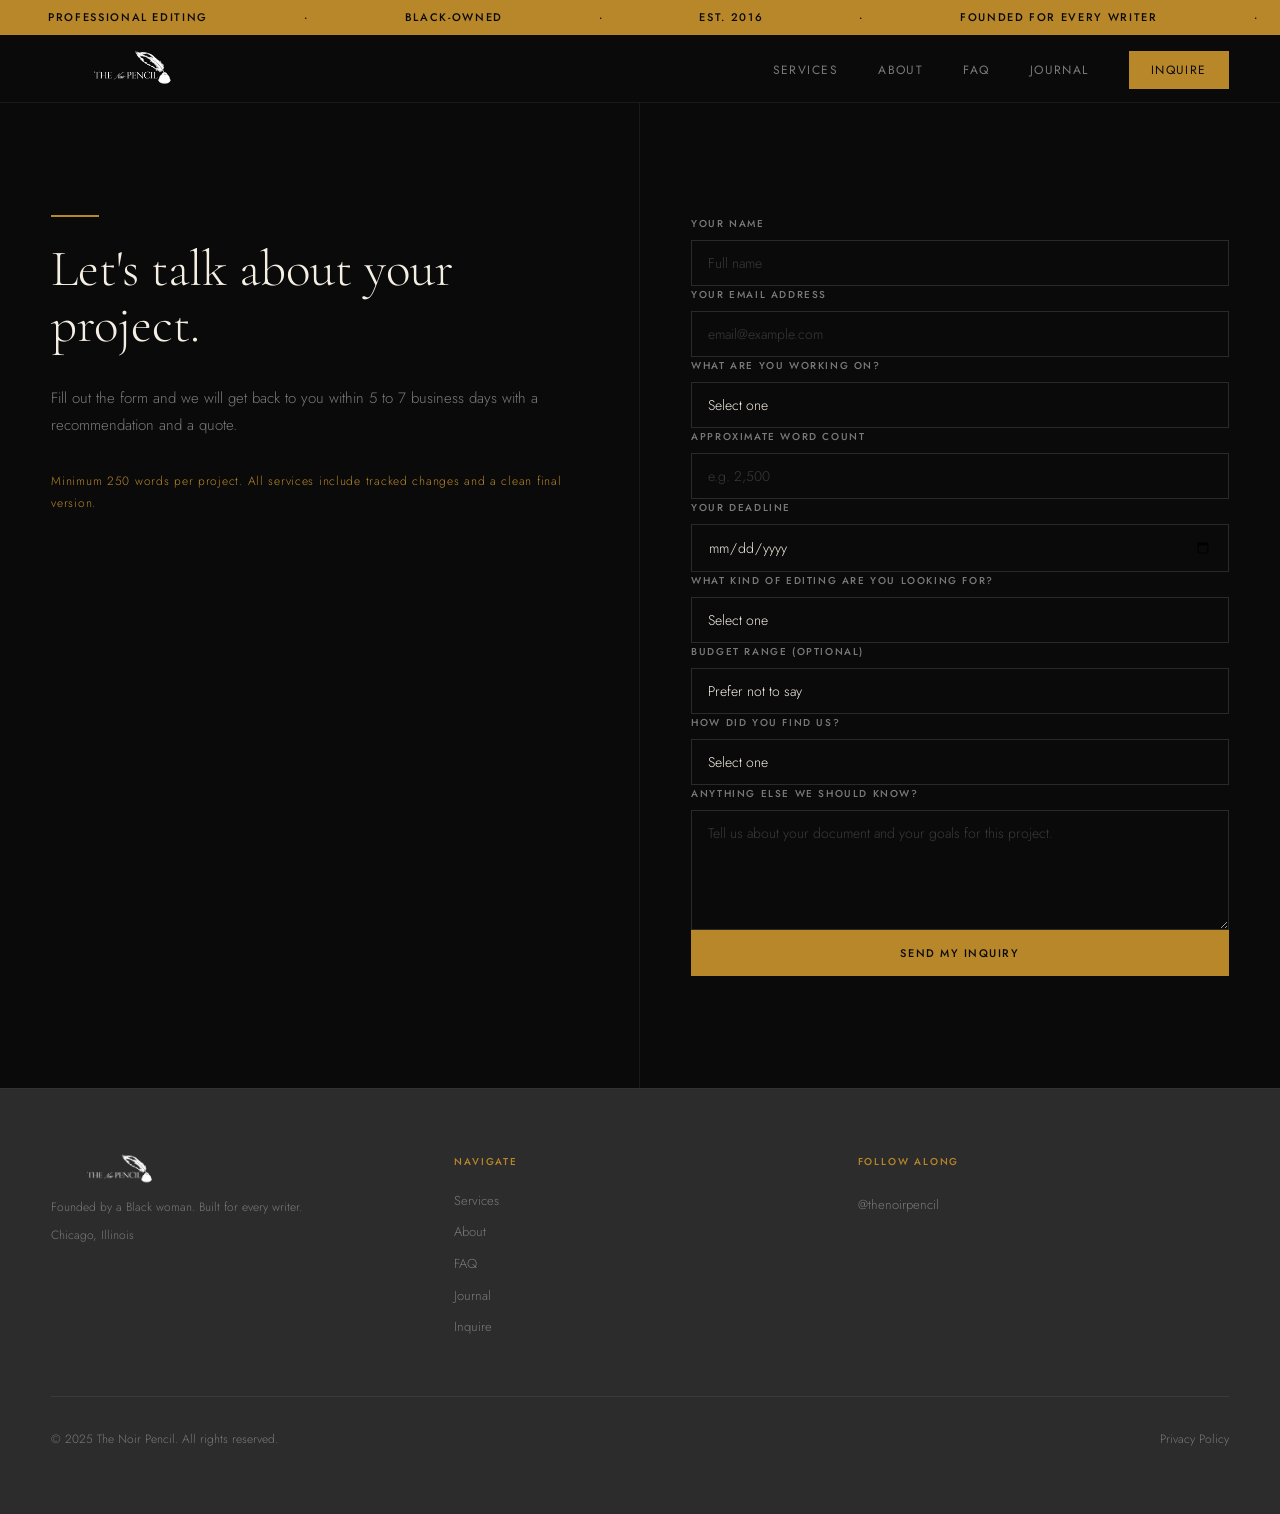
<file: inquire.html>
<!DOCTYPE html>
<html lang="en">
<head>
  <meta charset="UTF-8">
  <meta name="viewport" content="width=device-width, initial-scale=1.0">
  <title>Inquire | The Noir Pencil</title>
  <meta name="description" content="Ready to get started? Submit your inquiry and we will send you a service recommendation and quote within one business day.">
  <link rel="stylesheet" href="style.css">
</head>
<body>

  <div class="ticker" aria-hidden="true">
    <div class="ticker-inner">
      <span>Professional Editing</span><span>&middot;</span><span>Black-Owned</span><span>&middot;</span><span>Est. 2016</span><span>&middot;</span><span>Founded for Every Writer</span><span>&middot;</span>
      <span>Professional Editing</span><span>&middot;</span><span>Black-Owned</span><span>&middot;</span><span>Est. 2016</span><span>&middot;</span><span>Founded for Every Writer</span><span>&middot;</span>
    </div>
  </div>

  <nav>
    <a href="index.html" class="nav-logo"><img src="logo-transparent.png" alt="The Noir Pencil" style="height:38px; width:auto;"></a>
    <div class="nav-toggle" id="navToggle"><span></span><span></span><span></span></div>
    <ul class="nav-links" id="navLinks">
      <li><a href="services.html">Services</a></li>
      <li><a href="about.html">About</a></li>
      <li><a href="faq.html">FAQ</a></li>
      <li><a href="blog.html">Journal</a></li>
      <li><a href="inquire.html" class="nav-cta active">Inquire</a></li>
    </ul>
  </nav>

  <div class="inquire-layout">
    <div class="inquire-left">
      <div class="gold-rule"></div>
      <h1>Let's talk about your project.</h1>
      <p>Fill out the form and we will get back to you within 5 to 7 business days with a recommendation and a quote.</p>
      <p class="fine">Minimum 250 words per project. All services include tracked changes and a clean final version.</p>
    </div>
    <div class="inquire-right">

      <form name="inquiry" method="POST" data-netlify="true" action="/success.html">
        <input type="hidden" name="form-name" value="inquiry">

        <div class="form-group">
          <label for="name">Your Name</label>
          <input type="text" id="name" name="name" placeholder="Full name" required>
        </div>

        <div class="form-group">
          <label for="email">Your Email Address</label>
          <input type="email" id="email" name="email" placeholder="email@example.com" required>
        </div>

        <div class="form-group">
          <label for="doctype">What are you working on?</label>
          <select id="doctype" name="doctype" required>
            <option value="" disabled selected>Select one</option>
            <option>Essay or Academic Paper</option>
            <option>Blog Post or Article</option>
            <option>Website Copy</option>
            <option>Resume or Cover Letter</option>
            <option>Personal Statement</option>
            <option>Business Document</option>
            <option>Short Story or Creative Writing</option>
            <option>Book or Long-Form Nonfiction</option>
            <option>Other</option>
          </select>
        </div>

        <div class="form-group">
          <label for="wordcount">Approximate Word Count</label>
          <input type="text" id="wordcount" name="wordcount" placeholder="e.g. 2,500">
        </div>

        <div class="form-group">
          <label for="deadline">Your Deadline</label>
          <input type="date" id="deadline" name="deadline">
        </div>

        <div class="form-group">
          <label for="service">What kind of editing are you looking for?</label>
          <select id="service" name="service" required>
            <option value="" disabled selected>Select one</option>
            <option>Polish (proofreading)</option>
            <option>Refine (line and copy editing)</option>
            <option>Transform (developmental editing)</option>
            <option>Define (resume editing)</option>
            <option>Frame (resume and job targeting)</option>
            <option>Expand (resume, job targeting, and career analysis)</option>
            <option>Not sure, please recommend</option>
          </select>
        </div>

        <div class="form-group">
          <label for="budget">Budget Range (optional)</label>
          <select id="budget" name="budget">
            <option value="" selected>Prefer not to say</option>
            <option>Under $100</option>
            <option>$100 to $300</option>
            <option>$300 to $600</option>
            <option>$600 to $1,000</option>
            <option>$1,000 to $2,000</option>
            <option>Over $2,000</option>
          </select>
        </div>

        <div class="form-group">
          <label for="source">How did you find us?</label>
          <select id="source" name="source">
            <option value="" disabled selected>Select one</option>
            <option>Instagram</option>
            <option>Google</option>
            <option>Referral from a friend or colleague</option>
            <option>Word of mouth</option>
            <option>Other</option>
          </select>
        </div>

        <div class="form-group">
          <label for="message">Anything else we should know?</label>
          <textarea id="message" name="message" placeholder="Tell us about your document and your goals for this project."></textarea>
        </div>

        <button type="submit" class="btn btn-gold" style="width:100%; text-align:center; cursor:pointer;">Send My Inquiry</button>
      </form>

    </div>
  </div>

  <footer>
    <div class="footer-inner">
      <div class="footer-brand">
        <img src="logo-transparent.png" alt="The Noir Pencil" style="height:32px; width:auto; margin-bottom:0.75rem;">
        <span>Founded by a Black woman. Built for every writer.</span>
        <span style="margin-top:0.5rem;">Chicago, Illinois</span>
      </div>
      <div class="footer-nav">
        <h4>Navigate</h4>
        <a href="services.html">Services</a>
        <a href="about.html">About</a>
        <a href="faq.html">FAQ</a>
        <a href="blog.html">Journal</a>
        <a href="inquire.html">Inquire</a>
      </div>
      <div class="footer-social">
        <h4>Follow Along</h4>
        <a href="https://instagram.com/thenoirpencil" target="_blank" rel="noopener">@thenoirpencil</a>
      </div>
    </div>
    <div class="footer-bottom">
      <p>&copy; 2025 The Noir Pencil. All rights reserved.</p>
      <a href="privacy.html">Privacy Policy</a>
    </div>
  </footer>

  <!-- POPUP -->
  <div class="popup-overlay" id="popupOverlay" role="dialog" aria-modal="true" aria-label="Free guide offer">
    <div class="popup-box">
      <button class="popup-close" id="popupClose" aria-label="Close">&times;</button>
      <div class="popup-gold-rule"></div>
      <h3>Not sure which edit you need?</h3>
      <p>Enter your email and we will send you a free guide that walks you through proofreading, line editing, and developmental editing so you can find the right fit for your document.</p>
      <div id="popupFormWrap">
        <form class="popup-form" id="popupForm">
          <div style="position:absolute;left:-5000px;" aria-hidden="true">
            <input type="text" name="b_520047ae7351818956513aa3b_a6891338d7" tabindex="-1" value="">
          </div>
          <input type="email" name="EMAIL" id="popupEmail" placeholder="Your email address" required autocomplete="email">
          <button type="submit" class="btn btn-gold">Send Me the Free Guide</button>
          <p class="popup-fine">No spam. Just useful resources for writers.</p>
        </form>
      </div>
    </div>
  </div>


  <script>
    const toggle = document.getElementById('navToggle');
    const links  = document.getElementById('navLinks');
    toggle.addEventListener('click', () => links.classList.toggle('open'));

    // ── Popup ──
    const overlay  = document.getElementById('popupOverlay');
    const closeBtn = document.getElementById('popupClose');
    const popupForm = document.getElementById('popupForm');
    const popupWrap = document.getElementById('popupFormWrap');

    function showPopup() {
      if (sessionStorage.getItem('tnp_popup_shown')) return;
      overlay.classList.add('visible');
      sessionStorage.setItem('tnp_popup_shown', '1');
    }

    function hidePopup() { overlay.classList.remove('visible'); }

    setTimeout(showPopup, 60000);
    closeBtn.addEventListener('click', hidePopup);
    overlay.addEventListener('click', e => { if (e.target === overlay) hidePopup(); });

    popupForm.addEventListener('submit', function(e) {
      e.preventDefault();
      const email = document.getElementById('popupEmail').value;
      const url   = 'https://thenoirpecil.us20.list-manage.com/subscribe/post-json?u=520047ae7351818956513aa3b&id=a6891338d7&EMAIL='
                  + encodeURIComponent(email) + '&c=tnpPopupCb';

      window.tnpPopupCb = function(data) {
        if (data.result === 'success' || data.msg.indexOf('already subscribed') > -1) {
          popupWrap.innerHTML = '<p class="popup-success">Got it. Check your inbox shortly. Really glad you found us.</p>';
        } else {
          popupWrap.innerHTML = '<p class="popup-success" style="color:#c0392b;">Something went wrong. Please try again or email us directly.</p>';
        }
        const s = document.getElementById('mc-popup-script');
        if (s) s.remove();
      };

      const script  = document.createElement('script');
      script.id     = 'mc-popup-script';
      script.src    = url;
      document.body.appendChild(script);
    });
  </script>

</body>
</html>
</file>
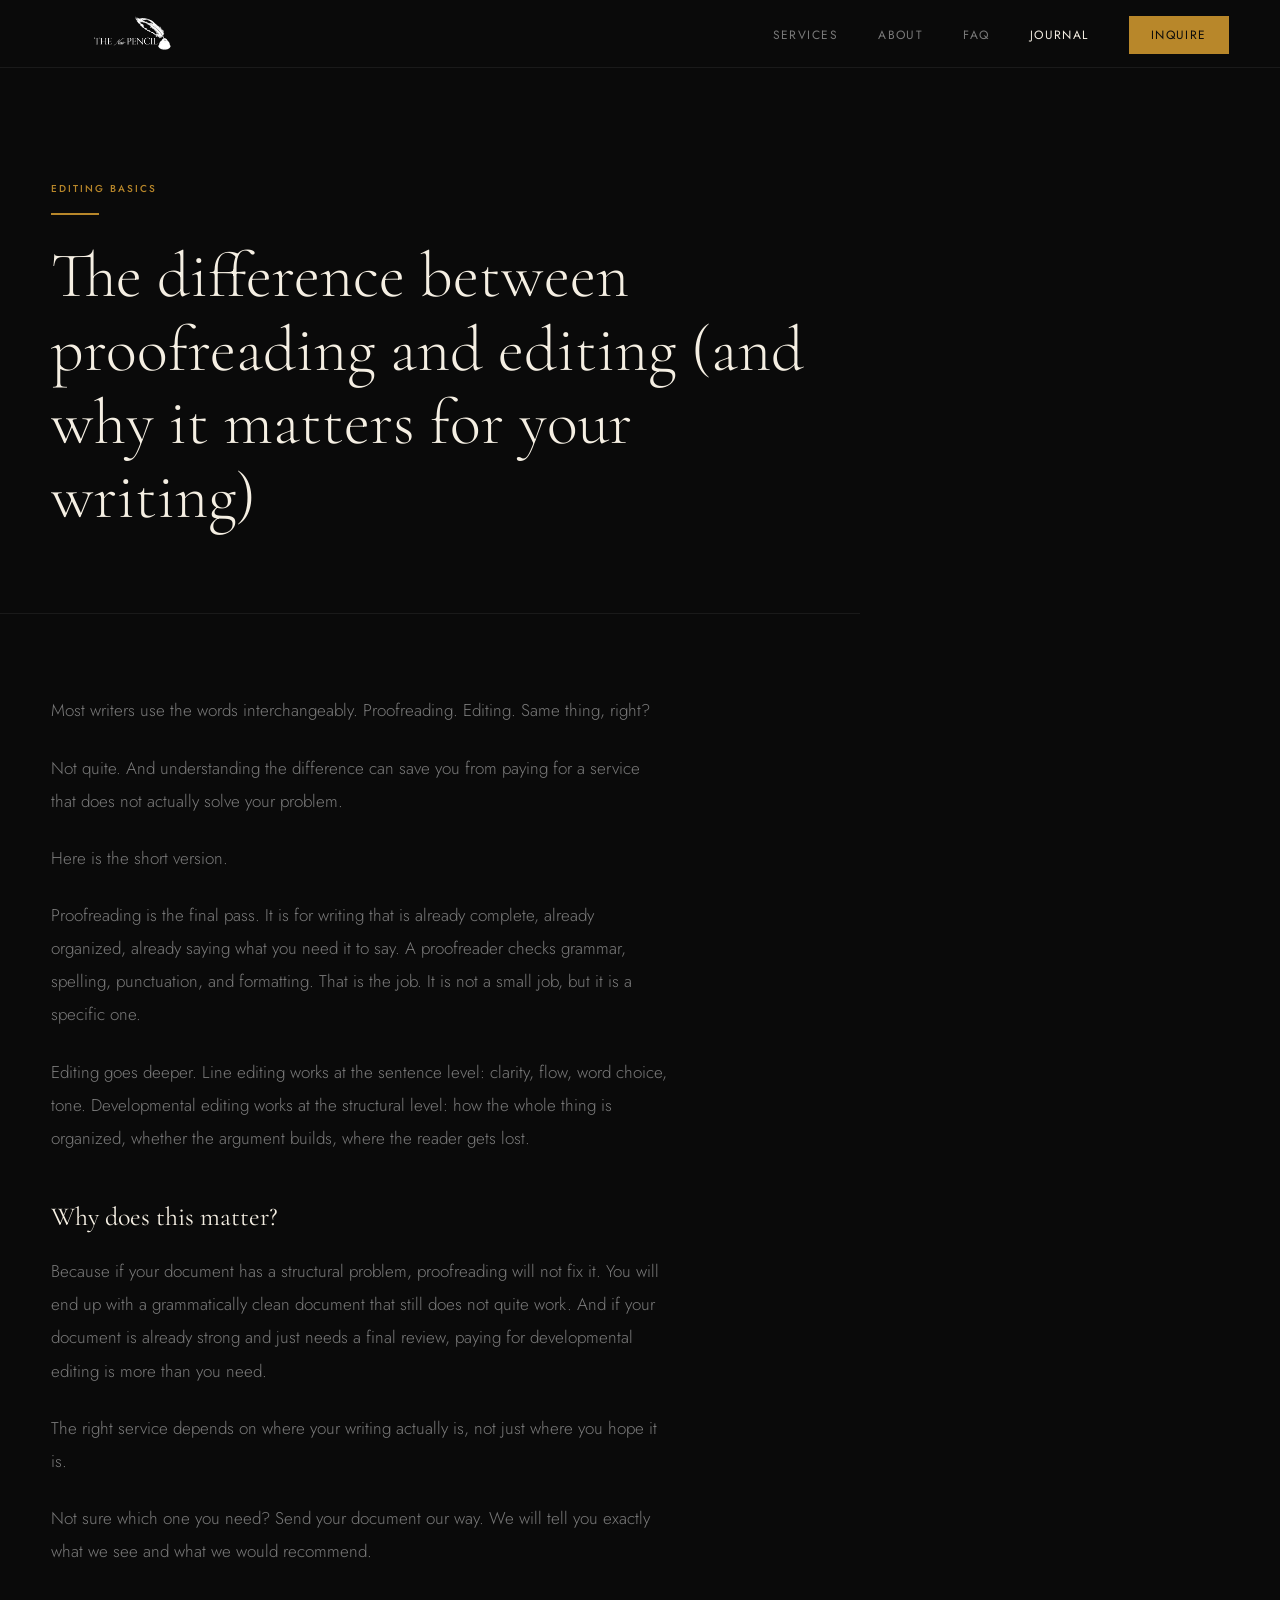
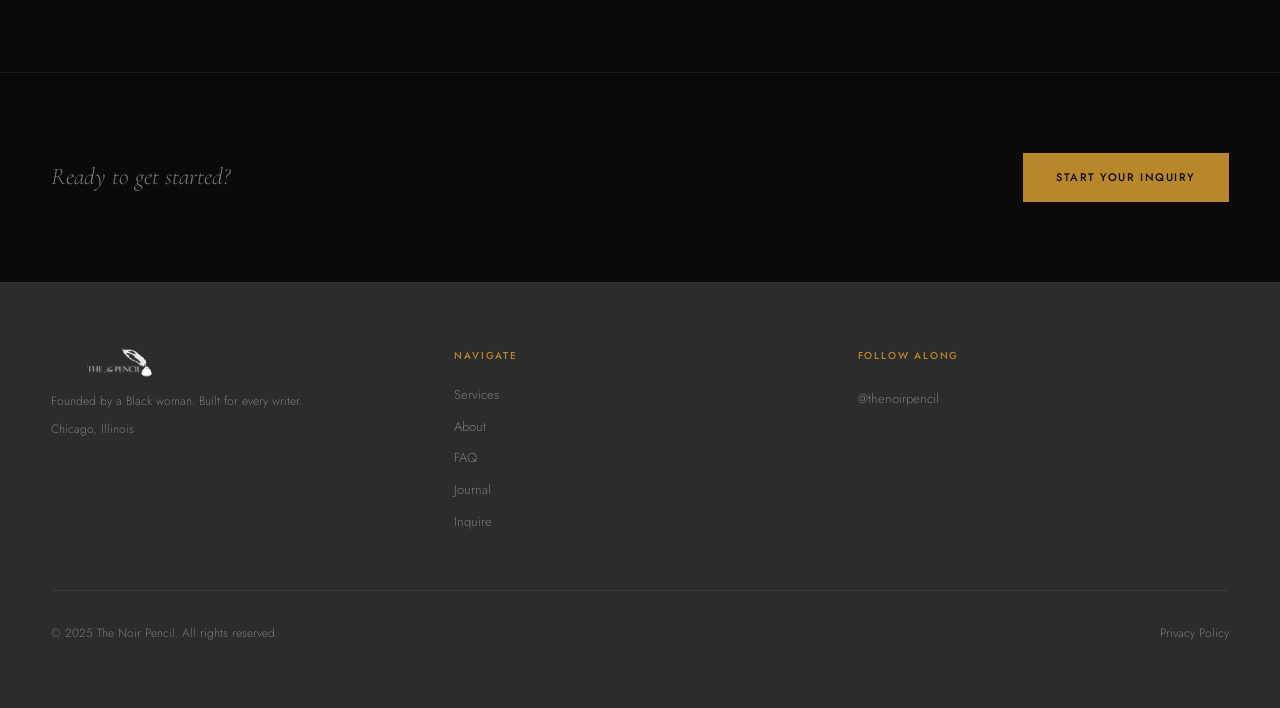
<file: post-1.html>
<!DOCTYPE html>
<html lang="en">
<head>
  <meta charset="UTF-8">
  <meta name="viewport" content="width=device-width, initial-scale=1.0">
  <title>The difference between proofreading and editing | The Noir Pencil</title>
  <link rel="stylesheet" href="style.css">
</head>
<body>

  <nav>
    <a href="index.html" class="nav-logo"><img src="logo-transparent.png" alt="The Noir Pencil" style="height:38px; width:auto;"></a>
    <div class="nav-toggle" id="navToggle"><span></span><span></span><span></span></div>
    <ul class="nav-links" id="navLinks">
      <li><a href="services.html">Services</a></li>
      <li><a href="about.html">About</a></li>
      <li><a href="faq.html">FAQ</a></li>
      <li><a href="blog.html" class="active">Journal</a></li>
      <li><a href="inquire.html" class="nav-cta">Inquire</a></li>
    </ul>
  </nav>

  <div class="post-hero">
    <div class="section-label">Editing Basics</div>
    <div class="gold-rule"></div>
    <h1>The difference between proofreading and editing (and why it matters for your writing)</h1>
  </div>

  <div class="post-body">
    <p>Most writers use the words interchangeably. Proofreading. Editing. Same thing, right?</p>
    <p>Not quite. And understanding the difference can save you from paying for a service that does not actually solve your problem.</p>
    <p>Here is the short version.</p>
    <p>Proofreading is the final pass. It is for writing that is already complete, already organized, already saying what you need it to say. A proofreader checks grammar, spelling, punctuation, and formatting. That is the job. It is not a small job, but it is a specific one.</p>
    <p>Editing goes deeper. Line editing works at the sentence level: clarity, flow, word choice, tone. Developmental editing works at the structural level: how the whole thing is organized, whether the argument builds, where the reader gets lost.</p>
    <h3>Why does this matter?</h3>
    <p>Because if your document has a structural problem, proofreading will not fix it. You will end up with a grammatically clean document that still does not quite work. And if your document is already strong and just needs a final review, paying for developmental editing is more than you need.</p>
    <p>The right service depends on where your writing actually is, not just where you hope it is.</p>
    <p>Not sure which one you need? Send your document our way. We will tell you exactly what we see and what we would recommend.</p>
  </div>

  <div class="post-cta">
    <p>Ready to get started?</p>
    <a href="inquire.html" class="btn btn-gold">Start Your Inquiry</a>
  </div>

  <footer>
    <div class="footer-inner">
      <div class="footer-brand">
        <img src="logo-transparent.png" alt="The Noir Pencil" style="height:32px; width:auto; margin-bottom:0.75rem;">
        <span>Founded by a Black woman. Built for every writer.</span>
        <span style="margin-top:0.5rem;">Chicago, Illinois</span>
      </div>
      <div class="footer-nav">
        <h4>Navigate</h4>
        <a href="services.html">Services</a>
        <a href="about.html">About</a>
        <a href="faq.html">FAQ</a>
        <a href="blog.html">Journal</a>
        <a href="inquire.html">Inquire</a>
      </div>
      <div class="footer-social">
        <h4>Follow Along</h4>
        <a href="https://instagram.com/thenoirpencil" target="_blank" rel="noopener">@thenoirpencil</a>
      </div>
    </div>
    <div class="footer-bottom">
      <p>&copy; 2025 The Noir Pencil. All rights reserved.</p>
      <a href="privacy.html">Privacy Policy</a>
    </div>
  </footer>

  <!-- POPUP -->
  <div class="popup-overlay" id="popupOverlay" role="dialog" aria-modal="true" aria-label="Free guide offer">
    <div class="popup-box">
      <button class="popup-close" id="popupClose" aria-label="Close">&times;</button>
      <div class="popup-gold-rule"></div>
      <h3>Not sure which edit you need?</h3>
      <p>Enter your email and we will send you a free guide that walks you through proofreading, line editing, and developmental editing so you can find the right fit for your document.</p>
      <div id="popupFormWrap">
        <form class="popup-form" id="popupForm">
          <div style="position:absolute;left:-5000px;" aria-hidden="true">
            <input type="text" name="b_520047ae7351818956513aa3b_a6891338d7" tabindex="-1" value="">
          </div>
          <input type="email" name="EMAIL" id="popupEmail" placeholder="Your email address" required autocomplete="email">
          <button type="submit" class="btn btn-gold">Send Me the Free Guide</button>
          <p class="popup-fine">No spam. Just useful resources for writers.</p>
        </form>
      </div>
    </div>
  </div>


  <script>
    const toggle = document.getElementById('navToggle');
    const links  = document.getElementById('navLinks');
    toggle.addEventListener('click', () => links.classList.toggle('open'));

    // ── Popup ──
    const overlay  = document.getElementById('popupOverlay');
    const closeBtn = document.getElementById('popupClose');
    const popupForm = document.getElementById('popupForm');
    const popupWrap = document.getElementById('popupFormWrap');

    function showPopup() {
      if (sessionStorage.getItem('tnp_popup_shown')) return;
      overlay.classList.add('visible');
      sessionStorage.setItem('tnp_popup_shown', '1');
    }

    function hidePopup() { overlay.classList.remove('visible'); }

    setTimeout(showPopup, 60000);
    closeBtn.addEventListener('click', hidePopup);
    overlay.addEventListener('click', e => { if (e.target === overlay) hidePopup(); });

    popupForm.addEventListener('submit', function(e) {
      e.preventDefault();
      const email = document.getElementById('popupEmail').value;
      const url   = 'https://thenoirpecil.us20.list-manage.com/subscribe/post-json?u=520047ae7351818956513aa3b&id=a6891338d7&EMAIL='
                  + encodeURIComponent(email) + '&c=tnpPopupCb';

      window.tnpPopupCb = function(data) {
        if (data.result === 'success' || data.msg.indexOf('already subscribed') > -1) {
          popupWrap.innerHTML = '<p class=\'popup-success\'>Got it. Check your inbox shortly. Really glad you found us.</p>';
        } else {
          popupWrap.innerHTML = '<p class=\'popup-success\' style=\'color:#c0392b;\'>Something went wrong. Please try again or email us directly.</p>';
        }
        const s = document.getElementById('mc-popup-script');
        if (s) s.remove();
      };

      const script  = document.createElement('script');
      script.id     = 'mc-popup-script';
      script.src    = url;
      document.body.appendChild(script);
    });

  </script>
</body>
</html>
</file>
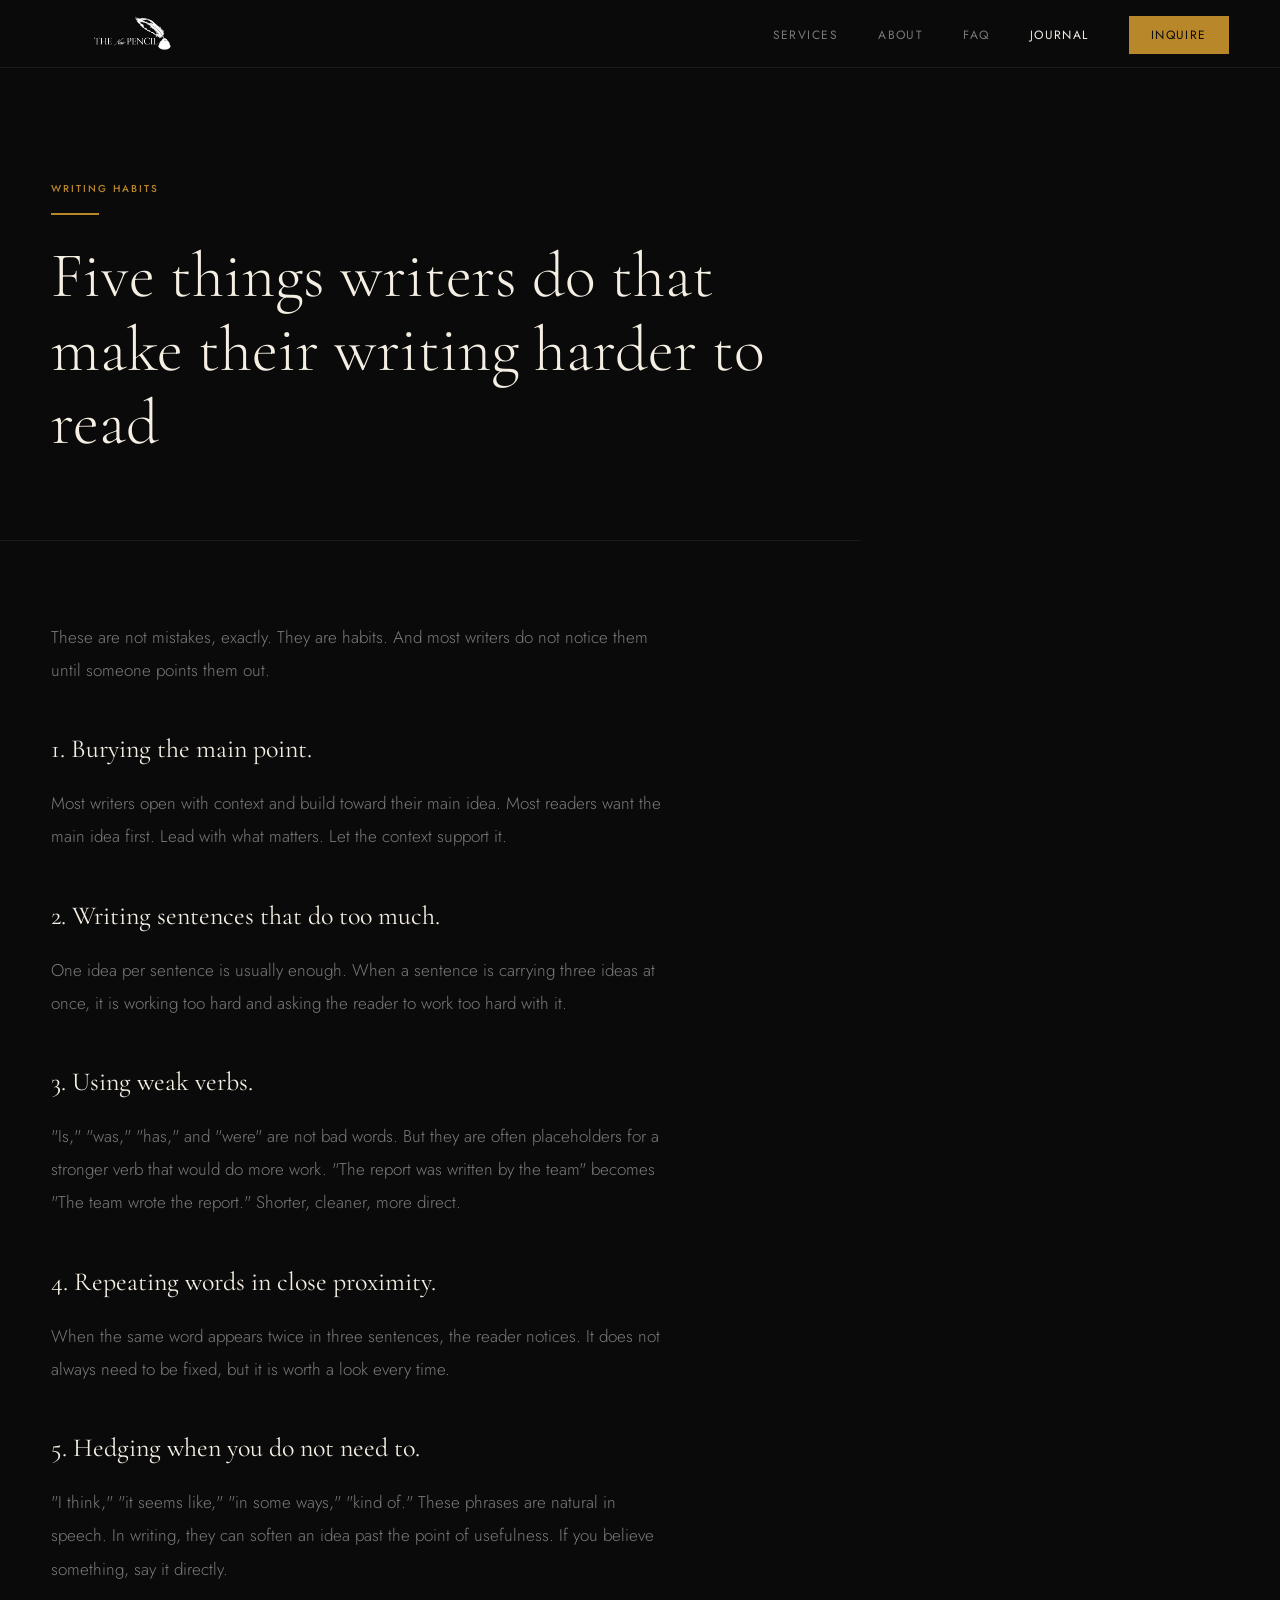
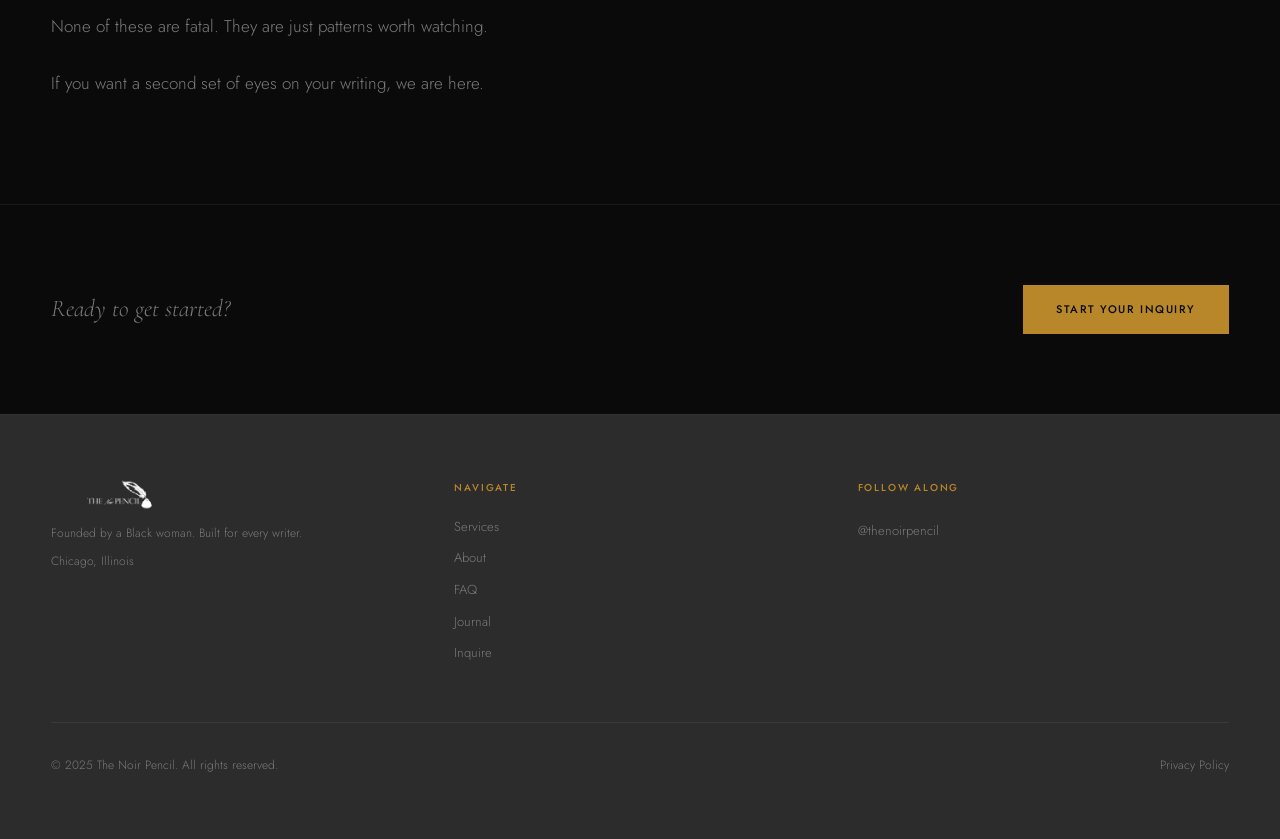
<file: post-2.html>
<!DOCTYPE html>
<html lang="en">
<head>
  <meta charset="UTF-8">
  <meta name="viewport" content="width=device-width, initial-scale=1.0">
  <title>Five things writers do that make their writing harder to read | The Noir Pencil</title>
  <link rel="stylesheet" href="style.css">
</head>
<body>

  <nav>
    <a href="index.html" class="nav-logo"><img src="logo-transparent.png" alt="The Noir Pencil" style="height:38px; width:auto;"></a>
    <div class="nav-toggle" id="navToggle"><span></span><span></span><span></span></div>
    <ul class="nav-links" id="navLinks">
      <li><a href="services.html">Services</a></li>
      <li><a href="about.html">About</a></li>
      <li><a href="faq.html">FAQ</a></li>
      <li><a href="blog.html" class="active">Journal</a></li>
      <li><a href="inquire.html" class="nav-cta">Inquire</a></li>
    </ul>
  </nav>

  <div class="post-hero">
    <div class="section-label">Writing Habits</div>
    <div class="gold-rule"></div>
    <h1>Five things writers do that make their writing harder to read</h1>
  </div>

  <div class="post-body">
    <p>These are not mistakes, exactly. They are habits. And most writers do not notice them until someone points them out.</p>

    <h3>1. Burying the main point.</h3>
    <p>Most writers open with context and build toward their main idea. Most readers want the main idea first. Lead with what matters. Let the context support it.</p>

    <h3>2. Writing sentences that do too much.</h3>
    <p>One idea per sentence is usually enough. When a sentence is carrying three ideas at once, it is working too hard and asking the reader to work too hard with it.</p>

    <h3>3. Using weak verbs.</h3>
    <p>"Is," "was," "has," and "were" are not bad words. But they are often placeholders for a stronger verb that would do more work. "The report was written by the team" becomes "The team wrote the report." Shorter, cleaner, more direct.</p>

    <h3>4. Repeating words in close proximity.</h3>
    <p>When the same word appears twice in three sentences, the reader notices. It does not always need to be fixed, but it is worth a look every time.</p>

    <h3>5. Hedging when you do not need to.</h3>
    <p>"I think," "it seems like," "in some ways," "kind of." These phrases are natural in speech. In writing, they can soften an idea past the point of usefulness. If you believe something, say it directly.</p>

    <p>None of these are fatal. They are just patterns worth watching.</p>
    <p>If you want a second set of eyes on your writing, we are here.</p>
  </div>

  <div class="post-cta">
    <p>Ready to get started?</p>
    <a href="inquire.html" class="btn btn-gold">Start Your Inquiry</a>
  </div>

  <footer>
    <div class="footer-inner">
      <div class="footer-brand">
        <img src="logo-transparent.png" alt="The Noir Pencil" style="height:32px; width:auto; margin-bottom:0.75rem;">
        <span>Founded by a Black woman. Built for every writer.</span>
        <span style="margin-top:0.5rem;">Chicago, Illinois</span>
      </div>
      <div class="footer-nav">
        <h4>Navigate</h4>
        <a href="services.html">Services</a>
        <a href="about.html">About</a>
        <a href="faq.html">FAQ</a>
        <a href="blog.html">Journal</a>
        <a href="inquire.html">Inquire</a>
      </div>
      <div class="footer-social">
        <h4>Follow Along</h4>
        <a href="https://instagram.com/thenoirpencil" target="_blank" rel="noopener">@thenoirpencil</a>
      </div>
    </div>
    <div class="footer-bottom">
      <p>&copy; 2025 The Noir Pencil. All rights reserved.</p>
      <a href="privacy.html">Privacy Policy</a>
    </div>
  </footer>

  <!-- POPUP -->
  <div class="popup-overlay" id="popupOverlay" role="dialog" aria-modal="true" aria-label="Free guide offer">
    <div class="popup-box">
      <button class="popup-close" id="popupClose" aria-label="Close">&times;</button>
      <div class="popup-gold-rule"></div>
      <h3>Not sure which edit you need?</h3>
      <p>Enter your email and we will send you a free guide that walks you through proofreading, line editing, and developmental editing so you can find the right fit for your document.</p>
      <div id="popupFormWrap">
        <form class="popup-form" id="popupForm">
          <div style="position:absolute;left:-5000px;" aria-hidden="true">
            <input type="text" name="b_520047ae7351818956513aa3b_a6891338d7" tabindex="-1" value="">
          </div>
          <input type="email" name="EMAIL" id="popupEmail" placeholder="Your email address" required autocomplete="email">
          <button type="submit" class="btn btn-gold">Send Me the Free Guide</button>
          <p class="popup-fine">No spam. Just useful resources for writers.</p>
        </form>
      </div>
    </div>
  </div>


  <script>
    const toggle = document.getElementById('navToggle');
    const links  = document.getElementById('navLinks');
    toggle.addEventListener('click', () => links.classList.toggle('open'));

    // ── Popup ──
    const overlay  = document.getElementById('popupOverlay');
    const closeBtn = document.getElementById('popupClose');
    const popupForm = document.getElementById('popupForm');
    const popupWrap = document.getElementById('popupFormWrap');

    function showPopup() {
      if (sessionStorage.getItem('tnp_popup_shown')) return;
      overlay.classList.add('visible');
      sessionStorage.setItem('tnp_popup_shown', '1');
    }

    function hidePopup() { overlay.classList.remove('visible'); }

    setTimeout(showPopup, 60000);
    closeBtn.addEventListener('click', hidePopup);
    overlay.addEventListener('click', e => { if (e.target === overlay) hidePopup(); });

    popupForm.addEventListener('submit', function(e) {
      e.preventDefault();
      const email = document.getElementById('popupEmail').value;
      const url   = 'https://thenoirpecil.us20.list-manage.com/subscribe/post-json?u=520047ae7351818956513aa3b&id=a6891338d7&EMAIL='
                  + encodeURIComponent(email) + '&c=tnpPopupCb';

      window.tnpPopupCb = function(data) {
        if (data.result === 'success' || data.msg.indexOf('already subscribed') > -1) {
          popupWrap.innerHTML = '<p class=\'popup-success\'>Got it. Check your inbox shortly. Really glad you found us.</p>';
        } else {
          popupWrap.innerHTML = '<p class=\'popup-success\' style=\'color:#c0392b;\'>Something went wrong. Please try again or email us directly.</p>';
        }
        const s = document.getElementById('mc-popup-script');
        if (s) s.remove();
      };

      const script  = document.createElement('script');
      script.id     = 'mc-popup-script';
      script.src    = url;
      document.body.appendChild(script);
    });

  </script>
</body>
</html>
</file>
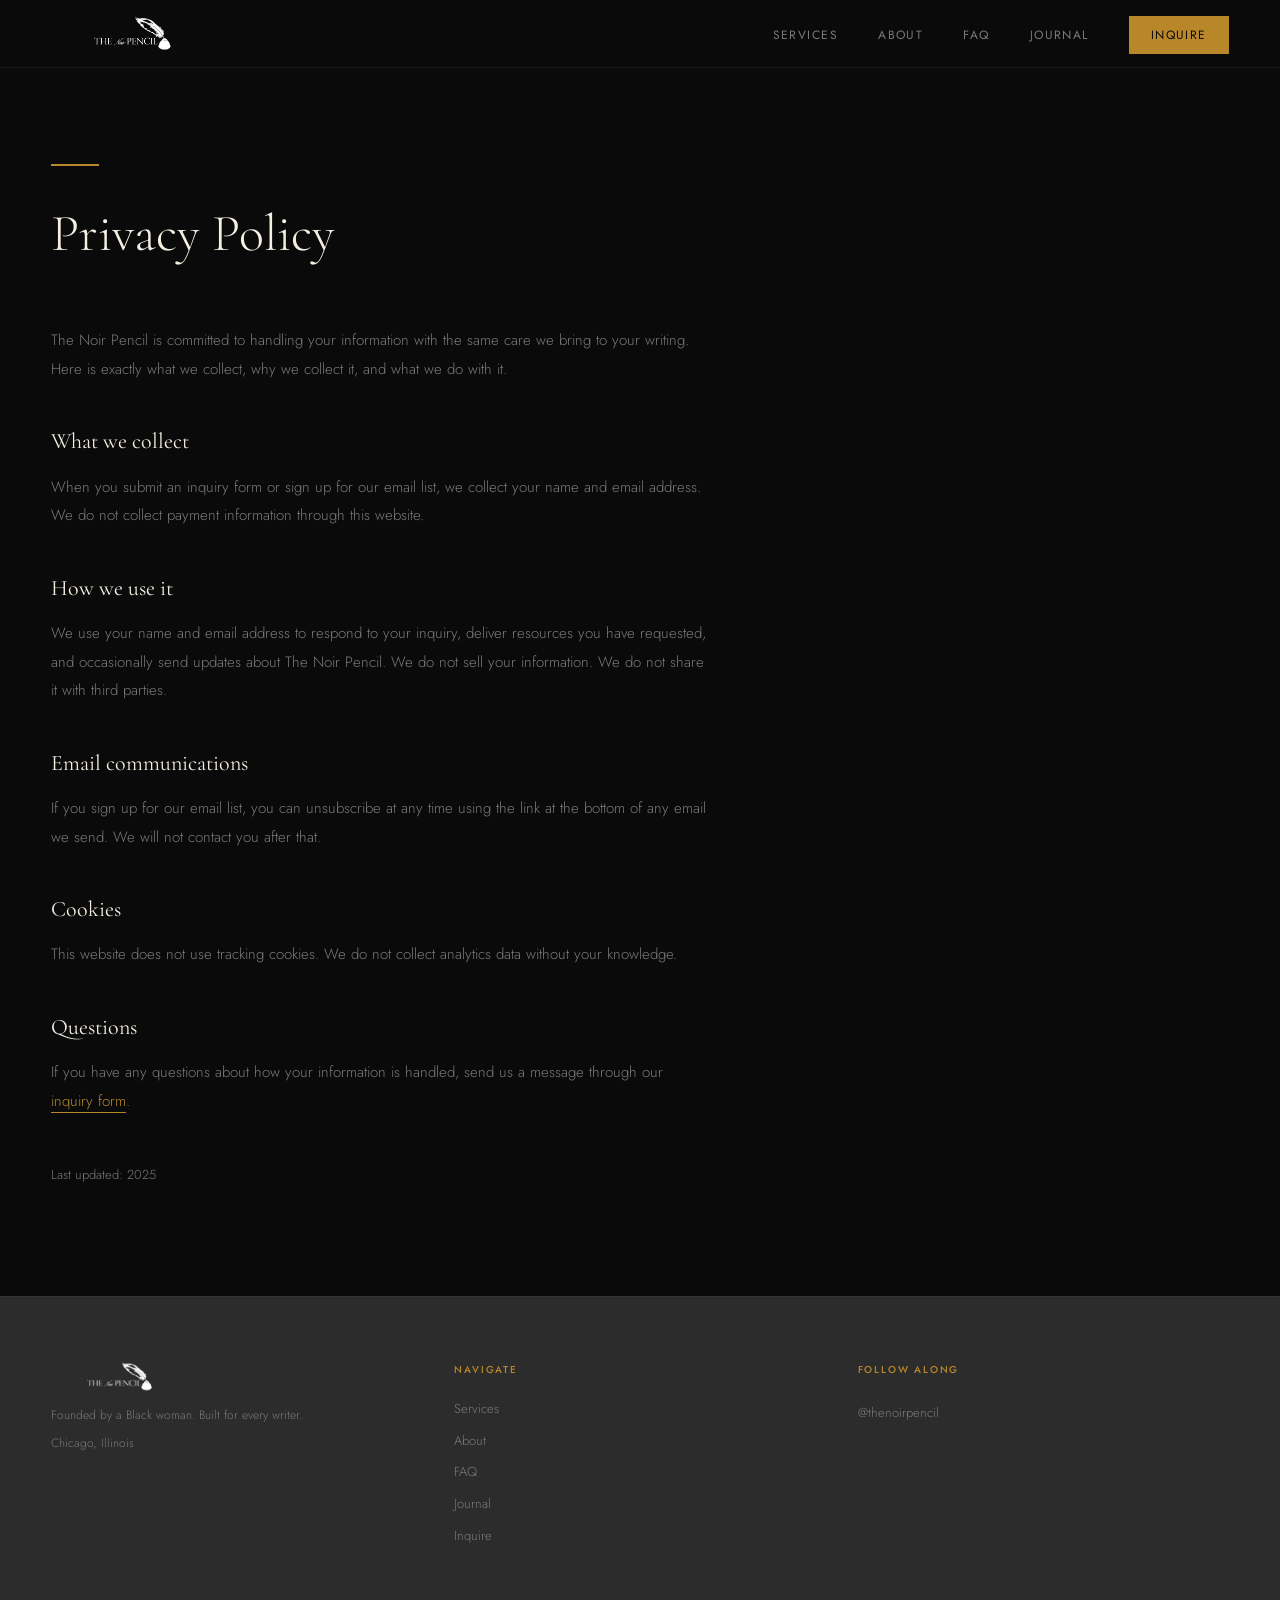
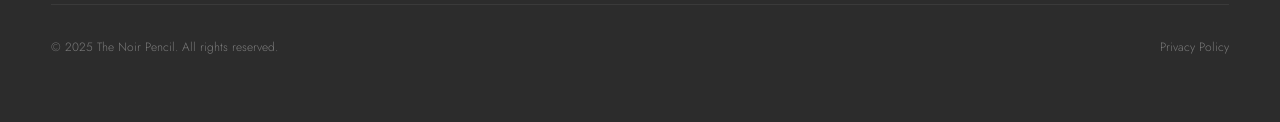
<file: privacy.html>
<!DOCTYPE html>
<html lang="en">
<head>
  <meta charset="UTF-8">
  <meta name="viewport" content="width=device-width, initial-scale=1.0">
  <title>Privacy Policy | The Noir Pencil</title>
  <meta name="description" content="How The Noir Pencil collects, uses, and protects your information.">
  <link rel="stylesheet" href="style.css">
</head>
<body>

  <nav>
    <a href="index.html" class="nav-logo"><img src="logo-transparent.png" alt="The Noir Pencil" style="height:38px; width:auto;"></a>
    <div class="nav-toggle" id="navToggle"><span></span><span></span><span></span></div>
    <ul class="nav-links" id="navLinks">
      <li><a href="services.html">Services</a></li>
      <li><a href="about.html">About</a></li>
      <li><a href="faq.html">FAQ</a></li>
      <li><a href="blog.html">Journal</a></li>
      <li><a href="inquire.html" class="nav-cta">Inquire</a></li>
    </ul>
  </nav>

  <div class="plain-content">
    <div class="gold-rule"></div>
    <h1>Privacy Policy</h1>

    <p>The Noir Pencil is committed to handling your information with the same care we bring to your writing. Here is exactly what we collect, why we collect it, and what we do with it.</p>

    <h3>What we collect</h3>
    <p>When you submit an inquiry form or sign up for our email list, we collect your name and email address. We do not collect payment information through this website.</p>

    <h3>How we use it</h3>
    <p>We use your name and email address to respond to your inquiry, deliver resources you have requested, and occasionally send updates about The Noir Pencil. We do not sell your information. We do not share it with third parties.</p>

    <h3>Email communications</h3>
    <p>If you sign up for our email list, you can unsubscribe at any time using the link at the bottom of any email we send. We will not contact you after that.</p>

    <h3>Cookies</h3>
    <p>This website does not use tracking cookies. We do not collect analytics data without your knowledge.</p>

    <h3>Questions</h3>
    <p>If you have any questions about how your information is handled, send us a message through our <a href="inquire.html" style="color:var(--gold); border-bottom:1px solid var(--gold);">inquiry form</a>.</p>

    <p style="margin-top:3rem; font-size:13px; color:var(--mist);">Last updated: 2025</p>
  </div>

  <footer>
    <div class="footer-inner">
      <div class="footer-brand">
        <img src="logo-transparent.png" alt="The Noir Pencil" style="height:32px; width:auto; margin-bottom:0.75rem;">
        <span>Founded by a Black woman. Built for every writer.</span>
        <span style="margin-top:0.5rem;">Chicago, Illinois</span>
      </div>
      <div class="footer-nav">
        <h4>Navigate</h4>
        <a href="services.html">Services</a>
        <a href="about.html">About</a>
        <a href="faq.html">FAQ</a>
        <a href="blog.html">Journal</a>
        <a href="inquire.html">Inquire</a>
      </div>
      <div class="footer-social">
        <h4>Follow Along</h4>
        <a href="https://instagram.com/thenoirpencil" target="_blank" rel="noopener">@thenoirpencil</a>
      </div>
    </div>
    <div class="footer-bottom">
      <p>&copy; 2025 The Noir Pencil. All rights reserved.</p>
      <a href="privacy.html">Privacy Policy</a>
    </div>
  </footer>

  <!-- POPUP -->
  <div class="popup-overlay" id="popupOverlay" role="dialog" aria-modal="true" aria-label="Free guide offer">
    <div class="popup-box">
      <button class="popup-close" id="popupClose" aria-label="Close">&times;</button>
      <div class="popup-gold-rule"></div>
      <h3>Not sure which edit you need?</h3>
      <p>Enter your email and we will send you a free guide that walks you through proofreading, line editing, and developmental editing so you can find the right fit for your document.</p>
      <div id="popupFormWrap">
        <form class="popup-form" id="popupForm">
          <div style="position:absolute;left:-5000px;" aria-hidden="true">
            <input type="text" name="b_520047ae7351818956513aa3b_a6891338d7" tabindex="-1" value="">
          </div>
          <input type="email" name="EMAIL" id="popupEmail" placeholder="Your email address" required autocomplete="email">
          <button type="submit" class="btn btn-gold">Send Me the Free Guide</button>
          <p class="popup-fine">No spam. Just useful resources for writers.</p>
        </form>
      </div>
    </div>
  </div>


  <script>
    const toggle = document.getElementById('navToggle');
    const links  = document.getElementById('navLinks');
    toggle.addEventListener('click', () => links.classList.toggle('open'));

    // ── Popup ──
    const overlay  = document.getElementById('popupOverlay');
    const closeBtn = document.getElementById('popupClose');
    const popupForm = document.getElementById('popupForm');
    const popupWrap = document.getElementById('popupFormWrap');

    function showPopup() {
      if (sessionStorage.getItem('tnp_popup_shown')) return;
      overlay.classList.add('visible');
      sessionStorage.setItem('tnp_popup_shown', '1');
    }

    function hidePopup() { overlay.classList.remove('visible'); }

    setTimeout(showPopup, 60000);
    closeBtn.addEventListener('click', hidePopup);
    overlay.addEventListener('click', e => { if (e.target === overlay) hidePopup(); });

    popupForm.addEventListener('submit', function(e) {
      e.preventDefault();
      const email = document.getElementById('popupEmail').value;
      const url   = 'https://thenoirpecil.us20.list-manage.com/subscribe/post-json?u=520047ae7351818956513aa3b&id=a6891338d7&EMAIL='
                  + encodeURIComponent(email) + '&c=tnpPopupCb';

      window.tnpPopupCb = function(data) {
        if (data.result === 'success' || data.msg.indexOf('already subscribed') > -1) {
          popupWrap.innerHTML = '<p class=\'popup-success\'>Got it. Check your inbox shortly. Really glad you found us.</p>';
        } else {
          popupWrap.innerHTML = '<p class=\'popup-success\' style=\'color:#c0392b;\'>Something went wrong. Please try again or email us directly.</p>';
        }
        const s = document.getElementById('mc-popup-script');
        if (s) s.remove();
      };

      const script  = document.createElement('script');
      script.id     = 'mc-popup-script';
      script.src    = url;
      document.body.appendChild(script);
    });

  </script>
</body>
</html>
</file>
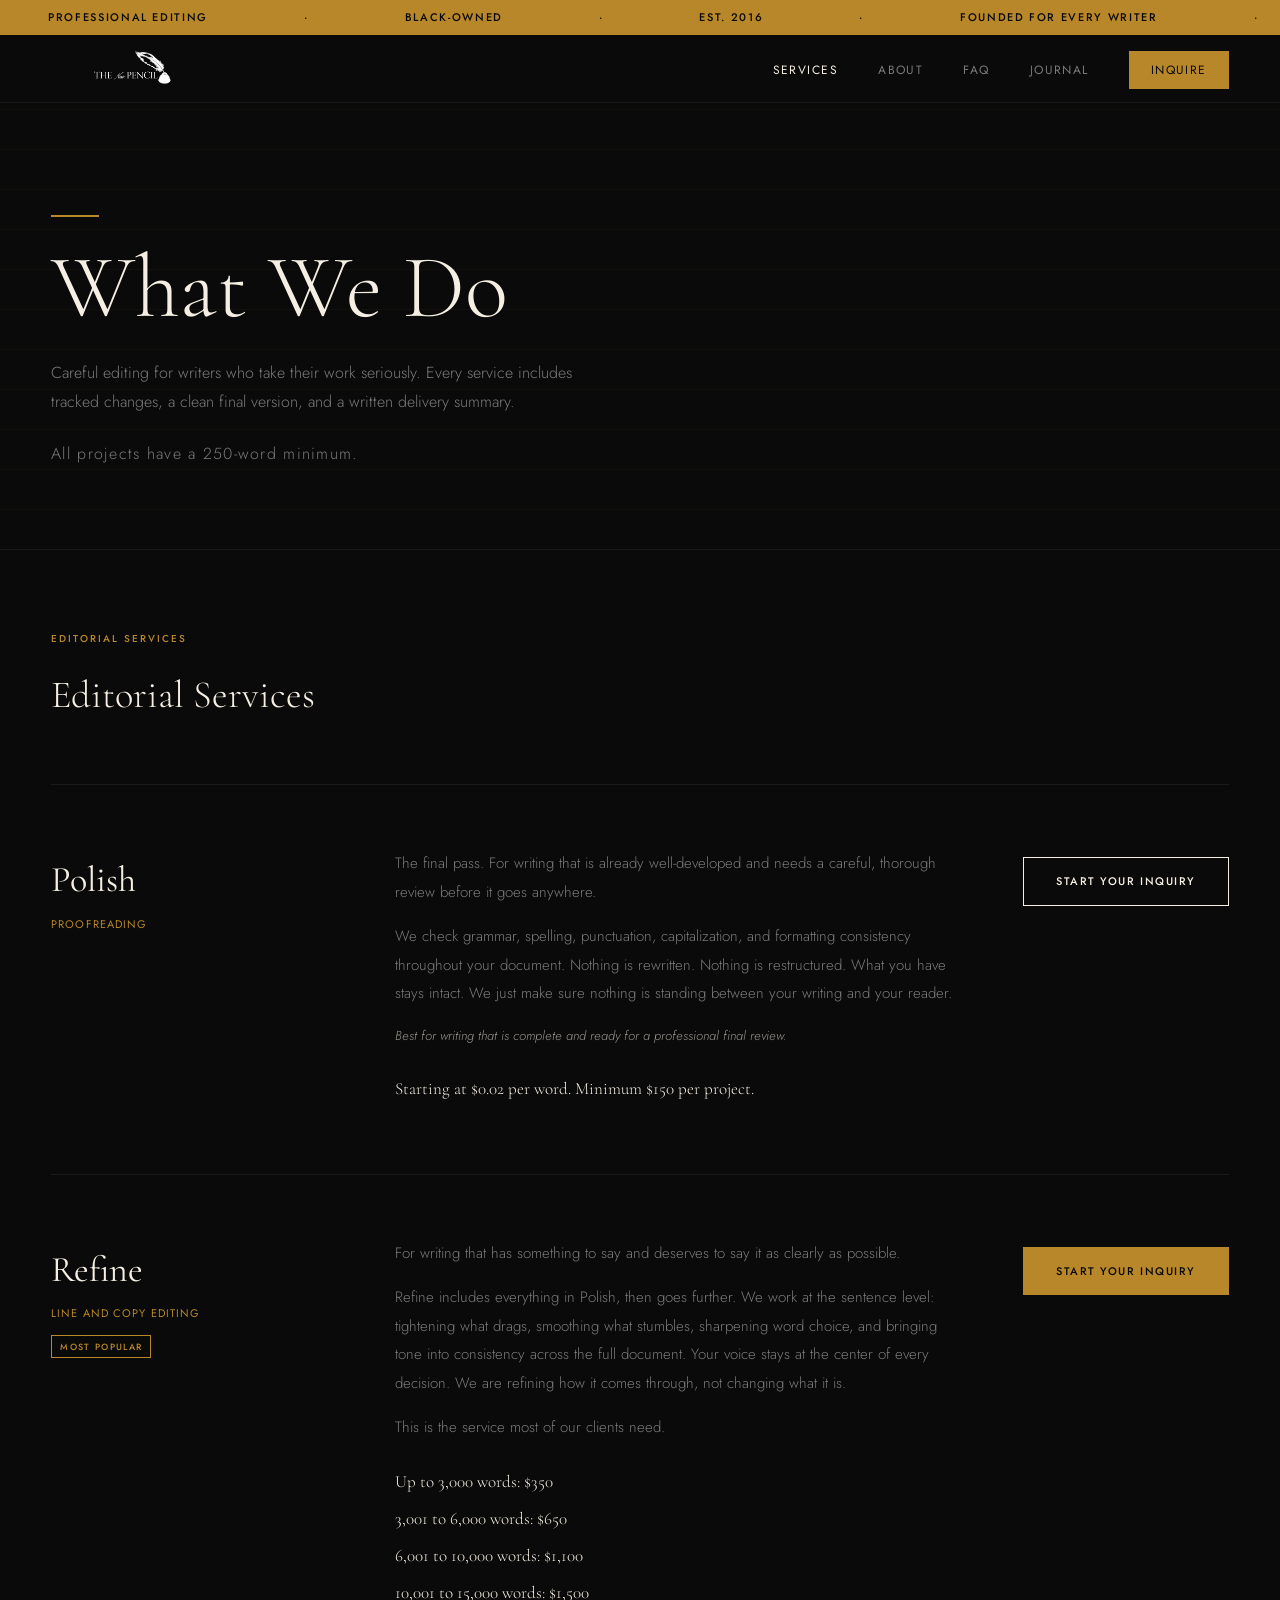
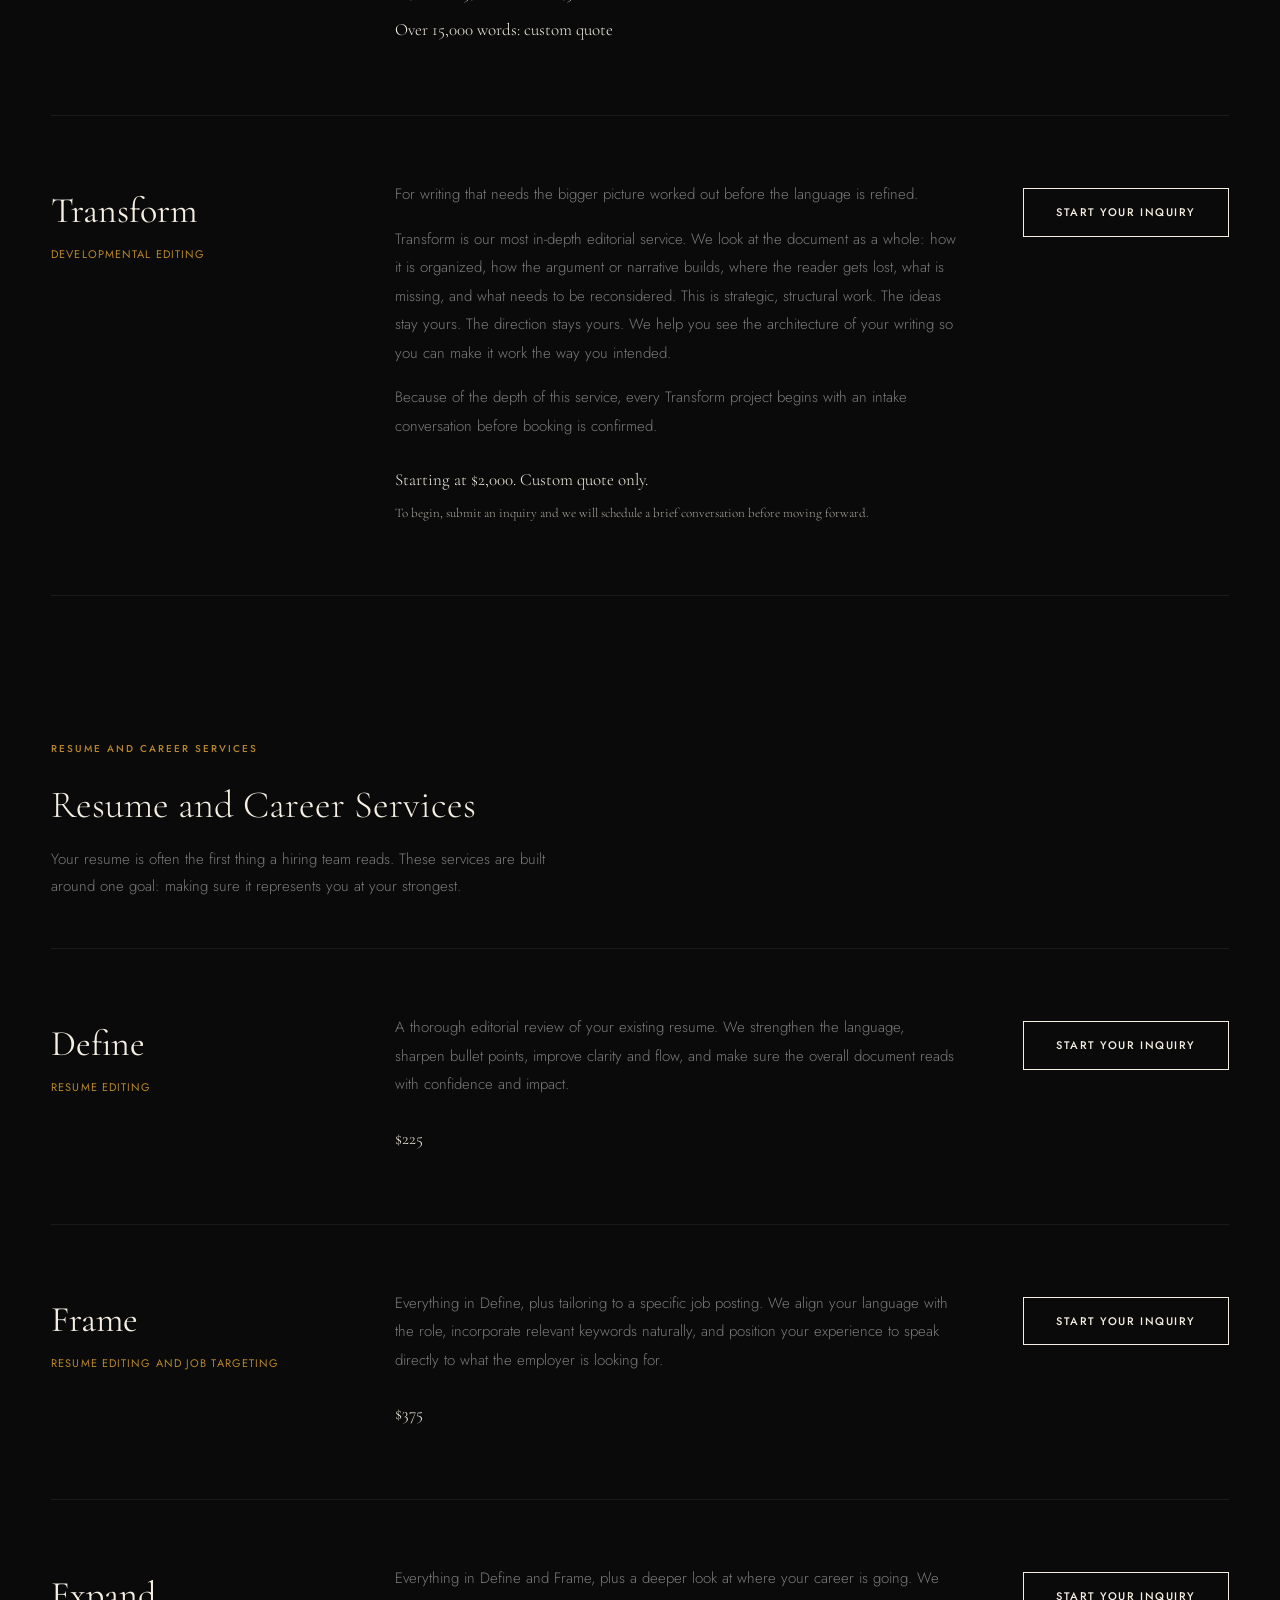
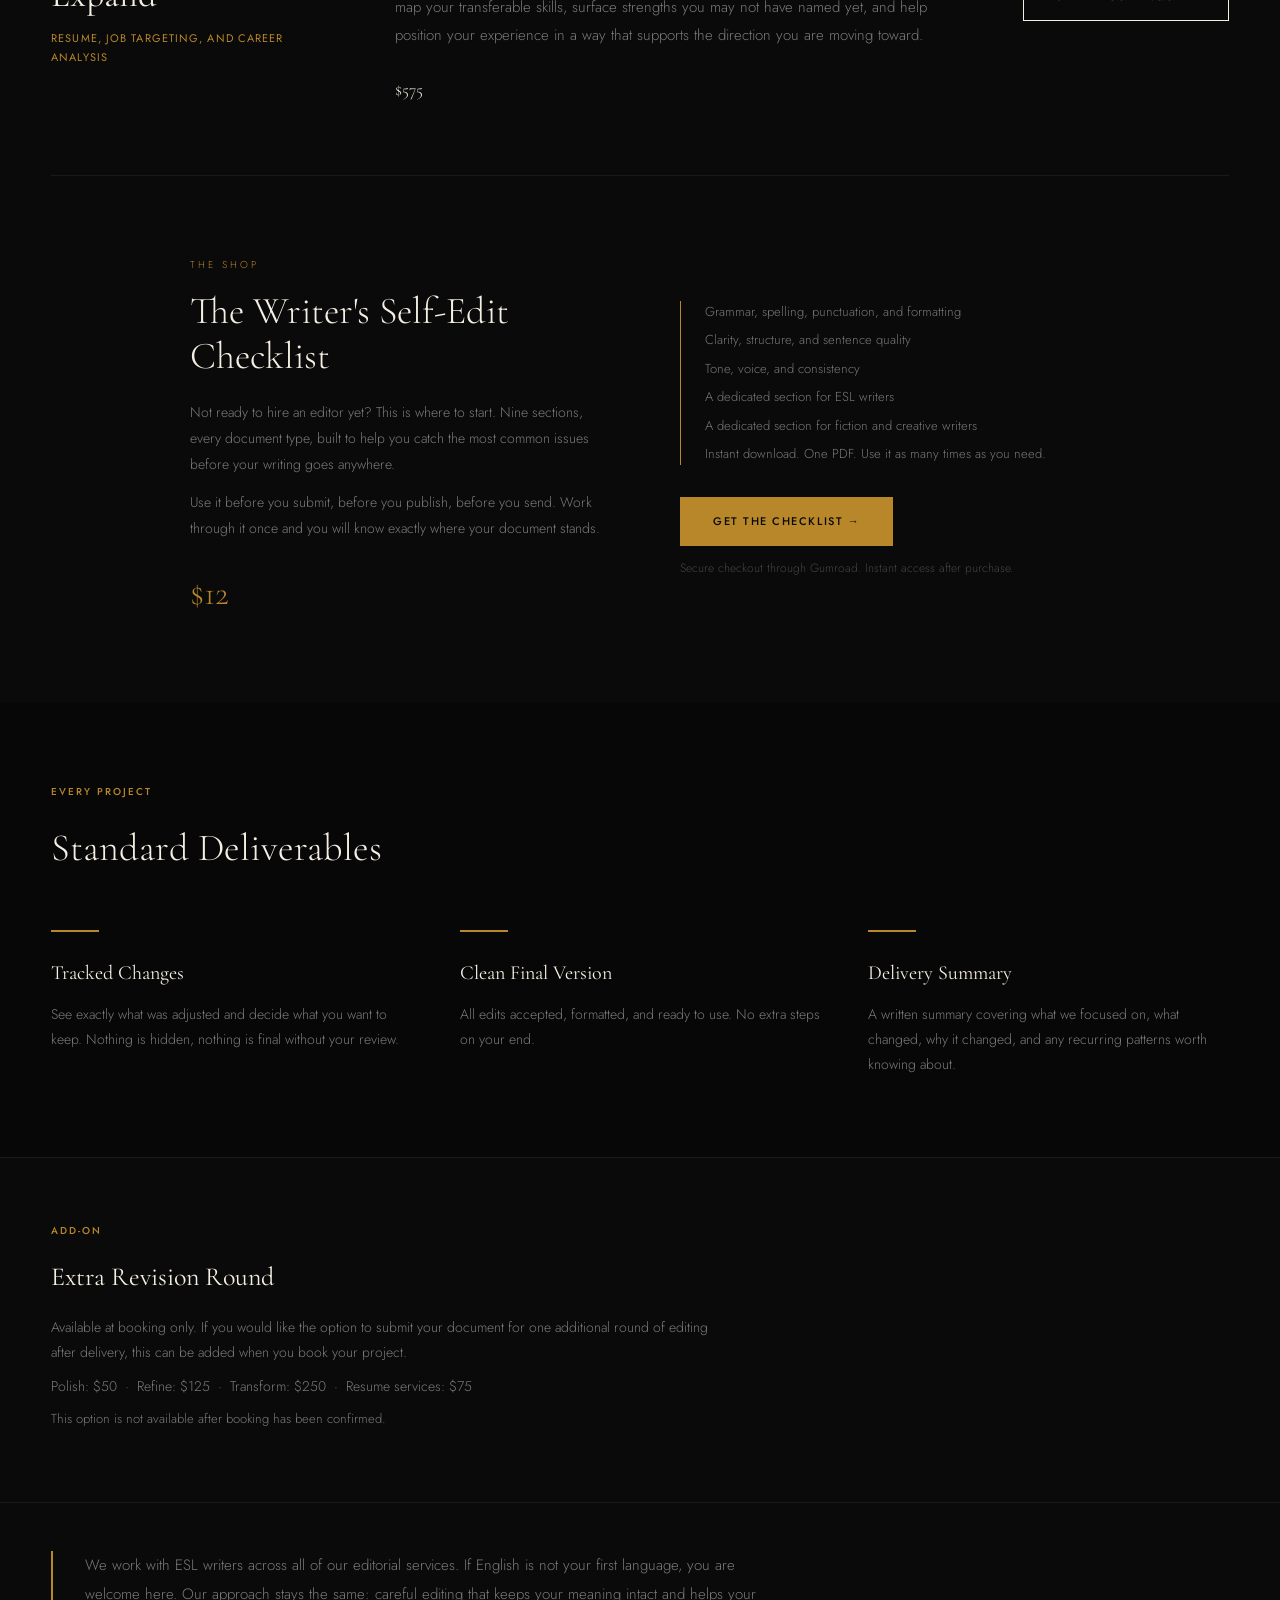
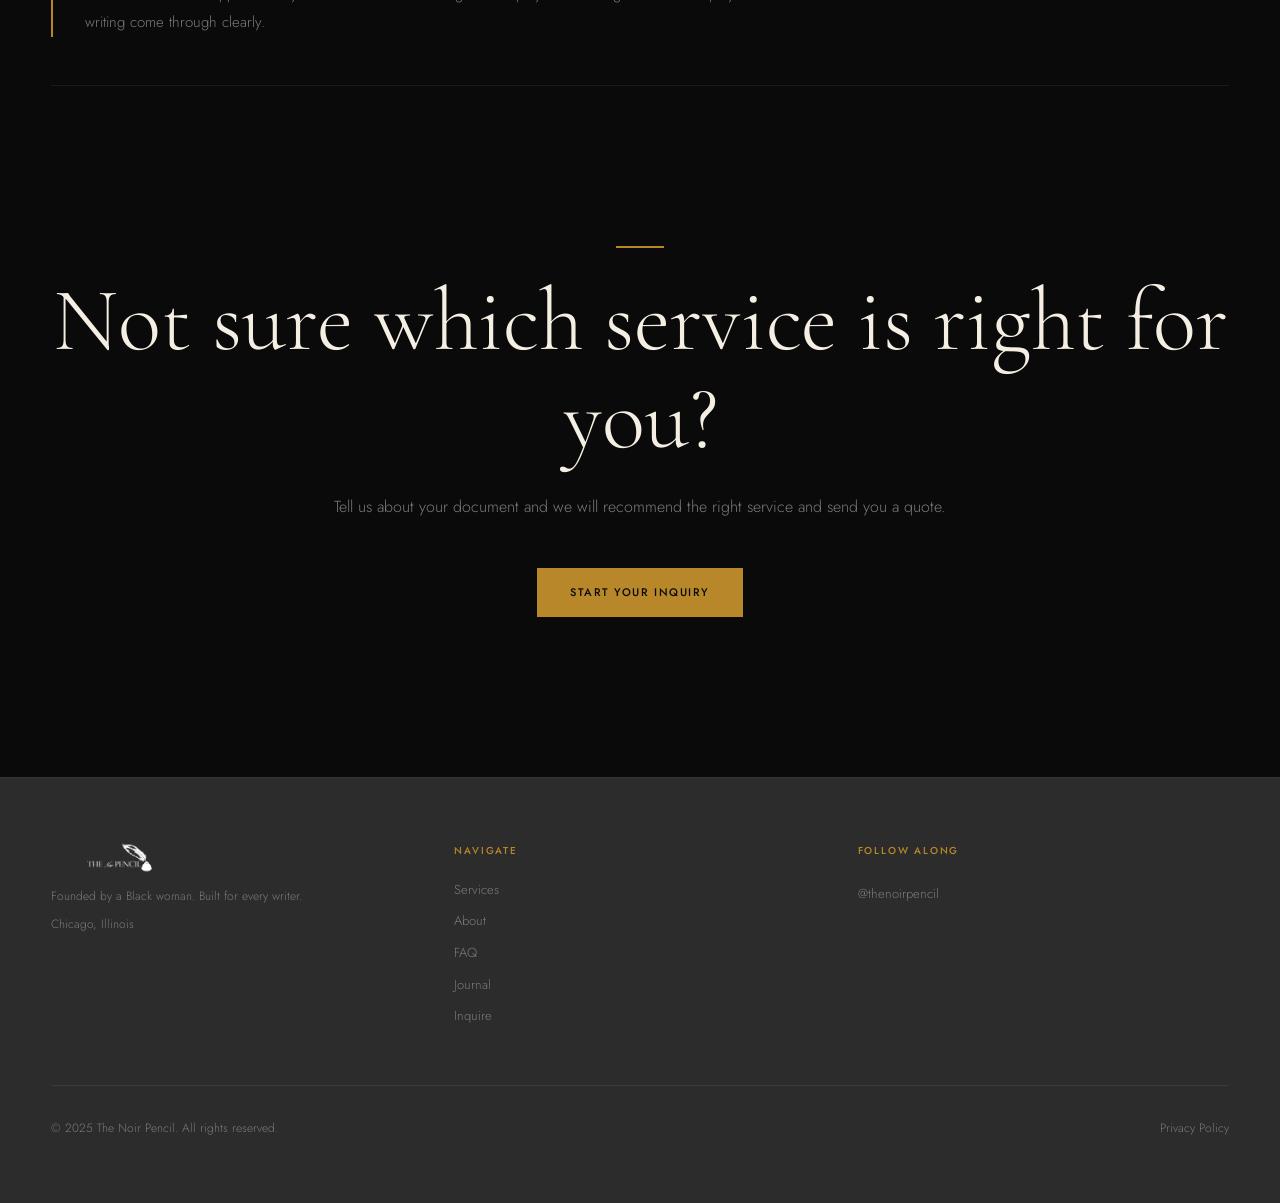
<file: services.html>
<!DOCTYPE html>
<html lang="en">
<head>
  <meta charset="UTF-8">
  <meta name="viewport" content="width=device-width, initial-scale=1.0">
  <title>Editing Services | The Noir Pencil</title>
  <meta name="description" content="Three editorial service tiers: Polish (proofreading), Refine (line and copy editing), and Transform (developmental editing). Resume services also available. Pricing starts at $0.02 per word.">
  <link rel="stylesheet" href="style.css">
</head>
<body>

  <div class="ticker" aria-hidden="true">
    <div class="ticker-inner">
      <span>Professional Editing</span><span>&middot;</span><span>Black-Owned</span><span>&middot;</span><span>Est. 2016</span><span>&middot;</span><span>Founded for Every Writer</span><span>&middot;</span>
      <span>Professional Editing</span><span>&middot;</span><span>Black-Owned</span><span>&middot;</span><span>Est. 2016</span><span>&middot;</span><span>Founded for Every Writer</span><span>&middot;</span>
    </div>
  </div>

  <nav>
    <a href="index.html" class="nav-logo"><img src="logo-transparent.png" alt="The Noir Pencil" style="height:38px; width:auto;"></a>
    <div class="nav-toggle" id="navToggle"><span></span><span></span><span></span></div>
    <ul class="nav-links" id="navLinks">
      <li><a href="services.html" class="active">Services</a></li>
      <li><a href="about.html">About</a></li>
      <li><a href="faq.html">FAQ</a></li>
      <li><a href="blog.html">Journal</a></li>
      <li><a href="inquire.html" class="nav-cta">Inquire</a></li>
    </ul>
  </nav>

  <!-- PAGE HERO -->
  <div class="page-hero services-gold-bg">
    <div class="gold-rule"></div>
    <h1>What We Do</h1>
    <p>Careful editing for writers who take their work seriously. Every service includes tracked changes, a clean final version, and a written delivery summary.</p>
    <p class="page-notice">All projects have a 250-word minimum.</p>
  </div>

  <!-- EDITORIAL SERVICES -->
  <div class="services-section">
    <div class="services-section-header">
      <div class="section-label">Editorial Services</div>
      <h2>Editorial Services</h2>
    </div>

    <!-- POLISH -->
    <div class="service-row">
      <div class="service-row-left">
        <h3>Polish</h3>
        <p class="stype">Proofreading</p>
      </div>
      <div class="service-row-middle">
        <p>The final pass. For writing that is already well-developed and needs a careful, thorough review before it goes anywhere.</p>
        <p>We check grammar, spelling, punctuation, capitalization, and formatting consistency throughout your document. Nothing is rewritten. Nothing is restructured. What you have stays intact. We just make sure nothing is standing between your writing and your reader.</p>
        <p class="best-for">Best for writing that is complete and ready for a professional final review.</p>
        <div class="pricing">
          <p>Starting at $0.02 per word. Minimum $150 per project.</p>
        </div>
      </div>
      <div class="service-row-right">
        <a href="inquire.html" class="btn">Start Your Inquiry</a>
      </div>
    </div>

    <!-- REFINE -->
    <div class="service-row">
      <div class="service-row-left">
        <h3>Refine</h3>
        <p class="stype">Line and Copy Editing</p>
        <span class="popular-badge">Most Popular</span>
      </div>
      <div class="service-row-middle">
        <p>For writing that has something to say and deserves to say it as clearly as possible.</p>
        <p>Refine includes everything in Polish, then goes further. We work at the sentence level: tightening what drags, smoothing what stumbles, sharpening word choice, and bringing tone into consistency across the full document. Your voice stays at the center of every decision. We are refining how it comes through, not changing what it is.</p>
        <p>This is the service most of our clients need.</p>
        <div class="pricing">
          <p>Up to 3,000 words: $350</p>
          <p>3,001 to 6,000 words: $650</p>
          <p>6,001 to 10,000 words: $1,100</p>
          <p>10,001 to 15,000 words: $1,500</p>
          <p>Over 15,000 words: custom quote</p>
        </div>
      </div>
      <div class="service-row-right">
        <a href="inquire.html" class="btn btn-gold">Start Your Inquiry</a>
      </div>
    </div>

    <!-- TRANSFORM -->
    <div class="service-row">
      <div class="service-row-left">
        <h3>Transform</h3>
        <p class="stype">Developmental Editing</p>
      </div>
      <div class="service-row-middle">
        <p>For writing that needs the bigger picture worked out before the language is refined.</p>
        <p>Transform is our most in-depth editorial service. We look at the document as a whole: how it is organized, how the argument or narrative builds, where the reader gets lost, what is missing, and what needs to be reconsidered. This is strategic, structural work. The ideas stay yours. The direction stays yours. We help you see the architecture of your writing so you can make it work the way you intended.</p>
        <p>Because of the depth of this service, every Transform project begins with an intake conversation before booking is confirmed.</p>
        <div class="pricing">
          <p>Starting at $2,000. Custom quote only.</p>
          <p style="font-size:13px; opacity:0.7;">To begin, submit an inquiry and we will schedule a brief conversation before moving forward.</p>
        </div>
      </div>
      <div class="service-row-right">
        <a href="inquire.html" class="btn">Start Your Inquiry</a>
      </div>
    </div>
  </div>

  <!-- RESUME SERVICES -->
  <div class="services-section" style="margin-top:4rem;">
    <div class="services-section-header">
      <div class="section-label">Resume and Career Services</div>
      <h2>Resume and Career Services</h2>
      <p>Your resume is often the first thing a hiring team reads. These services are built around one goal: making sure it represents you at your strongest.</p>
    </div>

    <div class="service-row">
      <div class="service-row-left">
        <h3>Define</h3>
        <p class="stype">Resume Editing</p>
      </div>
      <div class="service-row-middle">
        <p>A thorough editorial review of your existing resume. We strengthen the language, sharpen bullet points, improve clarity and flow, and make sure the overall document reads with confidence and impact.</p>
        <div class="pricing"><p>$225</p></div>
      </div>
      <div class="service-row-right">
        <a href="inquire.html" class="btn">Start Your Inquiry</a>
      </div>
    </div>

    <div class="service-row">
      <div class="service-row-left">
        <h3>Frame</h3>
        <p class="stype">Resume Editing and Job Targeting</p>
      </div>
      <div class="service-row-middle">
        <p>Everything in Define, plus tailoring to a specific job posting. We align your language with the role, incorporate relevant keywords naturally, and position your experience to speak directly to what the employer is looking for.</p>
        <div class="pricing"><p>$375</p></div>
      </div>
      <div class="service-row-right">
        <a href="inquire.html" class="btn">Start Your Inquiry</a>
      </div>
    </div>

    <div class="service-row">
      <div class="service-row-left">
        <h3>Expand</h3>
        <p class="stype">Resume, Job Targeting, and Career Analysis</p>
      </div>
      <div class="service-row-middle">
        <p>Everything in Define and Frame, plus a deeper look at where your career is going. We map your transferable skills, surface strengths you may not have named yet, and help position your experience in a way that supports the direction you are moving toward.</p>
        <div class="pricing"><p>$575</p></div>
      </div>
      <div class="service-row-right">
        <a href="inquire.html" class="btn">Start Your Inquiry</a>
      </div>
    </div>
  </div>

  <!-- CHECKLIST PRODUCT -->
  <div class="checklist-product">
    <div class="checklist-product-inner">
      <div class="checklist-product-left">
        <div class="checklist-product-label">The Shop</div>
        <h2>The Writer's Self-Edit Checklist</h2>
        <p>Not ready to hire an editor yet? This is where to start. Nine sections, every document type, built to help you catch the most common issues before your writing goes anywhere.</p>
        <p>Use it before you submit, before you publish, before you send. Work through it once and you will know exactly where your document stands.</p>
        <span class="checklist-product-price">$12</span>
      </div>
      <div class="checklist-product-right">
        <div class="checklist-includes">
          <p>Grammar, spelling, punctuation, and formatting</p>
          <p>Clarity, structure, and sentence quality</p>
          <p>Tone, voice, and consistency</p>
          <p>A dedicated section for ESL writers</p>
          <p>A dedicated section for fiction and creative writers</p>
          <p>Instant download. One PDF. Use it as many times as you need.</p>
        </div>
        <a href="https://noirpencil.gumroad.com/l/oplxru" target="_blank" rel="noopener" class="btn btn-gold">Get the Checklist &rarr;</a>
        <p style="font-family:var(--sans); font-size:12px; color:#444; margin-top:0.75rem; font-weight:300;">Secure checkout through Gumroad. Instant access after purchase.</p>
      </div>
    </div>
  </div>

  <!-- DELIVERABLES -->
  <div class="deliverables">
    <div class="section-label">Every Project</div>
    <h2>Standard Deliverables</h2>
    <div class="deliverables-grid">
      <div class="deliverable-item">
        <div class="gold-rule"></div>
        <h4>Tracked Changes</h4>
        <p>See exactly what was adjusted and decide what you want to keep. Nothing is hidden, nothing is final without your review.</p>
      </div>
      <div class="deliverable-item">
        <div class="gold-rule"></div>
        <h4>Clean Final Version</h4>
        <p>All edits accepted, formatted, and ready to use. No extra steps on your end.</p>
      </div>
      <div class="deliverable-item">
        <div class="gold-rule"></div>
        <h4>Delivery Summary</h4>
        <p>A written summary covering what we focused on, what changed, why it changed, and any recurring patterns worth knowing about.</p>
      </div>
    </div>
  </div>

  <!-- ADD-ON -->
  <div class="addon-block">
    <div class="section-label">Add-On</div>
    <h3>Extra Revision Round</h3>
    <p>Available at booking only. If you would like the option to submit your document for one additional round of editing after delivery, this can be added when you book your project.</p>
    <p>Polish: $50 &nbsp;&middot;&nbsp; Refine: $125 &nbsp;&middot;&nbsp; Transform: $250 &nbsp;&middot;&nbsp; Resume services: $75</p>
    <p style="font-size:13px; color:var(--mist); margin-top:0.5rem;">This option is not available after booking has been confirmed.</p>
  </div>

  <!-- ESL NOTE -->
  <div style="padding: 3rem 0; margin: 0 4vw; border-bottom: 1px solid #1a1a1a;">
    <div style="border-left: 2px solid var(--gold); padding-left: 2rem;">
      <p style="font-size:15px; color:var(--mist); line-height:1.9; max-width:680px;">We work with ESL writers across all of our editorial services. If English is not your first language, you are welcome here. Our approach stays the same: careful editing that keeps your meaning intact and helps your writing come through clearly.</p>
    </div>
  </div>

  <!-- PAGE CTA -->
  <section class="final-cta">
    <div class="gold-rule center"></div>
    <h2>Not sure which service is right for you?</h2>
    <p>Tell us about your document and we will recommend the right service and send you a quote.</p>
    <a href="inquire.html" class="btn btn-gold">Start Your Inquiry</a>
  </section>

  <footer>
    <div class="footer-inner">
      <div class="footer-brand">
        <img src="logo-transparent.png" alt="The Noir Pencil" style="height:32px; width:auto; margin-bottom:0.75rem;">
        <span>Founded by a Black woman. Built for every writer.</span>
        <span style="margin-top:0.5rem;">Chicago, Illinois</span>
      </div>
      <div class="footer-nav">
        <h4>Navigate</h4>
        <a href="services.html">Services</a>
        <a href="about.html">About</a>
        <a href="faq.html">FAQ</a>
        <a href="blog.html">Journal</a>
        <a href="inquire.html">Inquire</a>
      </div>
      <div class="footer-social">
        <h4>Follow Along</h4>
        <a href="https://instagram.com/thenoirpencil" target="_blank" rel="noopener">@thenoirpencil</a>
      </div>
    </div>
    <div class="footer-bottom">
      <p>&copy; 2025 The Noir Pencil. All rights reserved.</p>
      <a href="privacy.html">Privacy Policy</a>
    </div>
  </footer>

  <!-- POPUP -->
  <div class="popup-overlay" id="popupOverlay" role="dialog" aria-modal="true" aria-label="Free guide offer">
    <div class="popup-box">
      <button class="popup-close" id="popupClose" aria-label="Close">&times;</button>
      <div class="popup-gold-rule"></div>
      <h3>Not sure which edit you need?</h3>
      <p>Enter your email and we will send you a free guide that walks you through proofreading, line editing, and developmental editing so you can find the right fit for your document.</p>
      <div id="popupFormWrap">
        <form class="popup-form" id="popupForm">
          <!-- Mailchimp honeypot -->
          <div style="position:absolute;left:-5000px;" aria-hidden="true">
            <input type="text" name="b_520047ae7351818956513aa3b_a6891338d7" tabindex="-1" value="">
          </div>
          <input type="email" name="EMAIL" id="popupEmail" placeholder="Your email address" required autocomplete="email">
          <button type="submit" class="btn btn-gold">Send Me the Free Guide</button>
          <p class="popup-fine">No spam. Just useful resources for writers.</p>
        </form>
      </div>
    </div>
  </div>

  <script>
    const toggle = document.getElementById('navToggle');
    const links  = document.getElementById('navLinks');
    toggle.addEventListener('click', () => links.classList.toggle('open'));

    // ── Popup ──
    const overlay  = document.getElementById('popupOverlay');
    const closeBtn = document.getElementById('popupClose');
    const form     = document.getElementById('popupForm');
    const wrap     = document.getElementById('popupFormWrap');

    function showPopup() {
      if (sessionStorage.getItem('tnp_popup_shown')) return;
      overlay.classList.add('visible');
      sessionStorage.setItem('tnp_popup_shown', '1');
    }

    function hidePopup() { overlay.classList.remove('visible'); }

    setTimeout(showPopup, 60000); // 3 minutes
    closeBtn.addEventListener('click', hidePopup);
    overlay.addEventListener('click', e => { if (e.target === overlay) hidePopup(); });

    form.addEventListener('submit', function(e) {
      e.preventDefault();
      const email = document.getElementById('popupEmail').value;
      const url   = 'https://thenoirpecil.us20.list-manage.com/subscribe/post-json?u=520047ae7351818956513aa3b&id=a6891338d7&EMAIL='
                  + encodeURIComponent(email) + '&c=tnpPopupCb';

      window.tnpPopupCb = function(data) {
        if (data.result === 'success' || data.msg.indexOf('already subscribed') > -1) {
          wrap.innerHTML = '<p class="popup-success">Got it. Check your inbox shortly. Really glad you found us.</p>';
        } else {
          wrap.innerHTML = '<p class="popup-success" style="color:#c0392b;">Something went wrong. Please try again or email us directly.</p>';
        }
        const s = document.getElementById('mc-popup-script');
        if (s) s.remove();
      };

      const script  = document.createElement('script');
      script.id     = 'mc-popup-script';
      script.src    = url;
      document.body.appendChild(script);
    });
  </script>
</body>
</html>
</file>
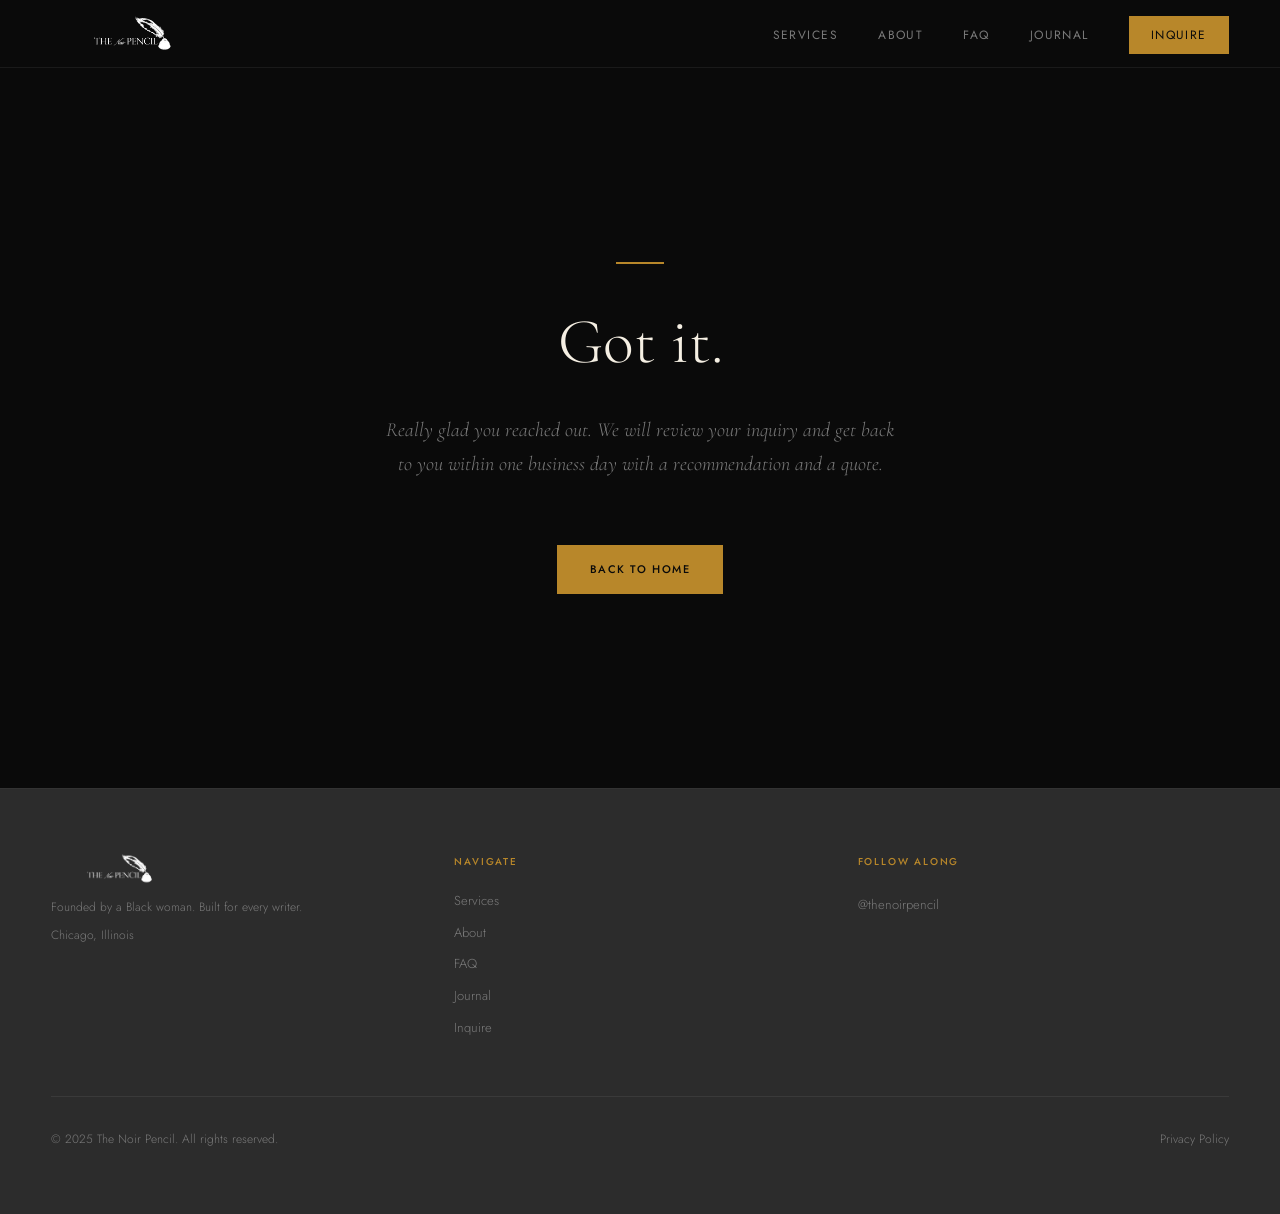
<file: success.html>
<!DOCTYPE html>
<html lang="en">
<head>
  <meta charset="UTF-8">
  <meta name="viewport" content="width=device-width, initial-scale=1.0">
  <title>Thank You | The Noir Pencil</title>
  <link rel="stylesheet" href="style.css">
</head>
<body>

  <nav>
    <a href="index.html" class="nav-logo"><img src="logo-transparent.png" alt="The Noir Pencil" style="height:38px; width:auto;"></a>
    <div class="nav-toggle" id="navToggle"><span></span><span></span><span></span></div>
    <ul class="nav-links" id="navLinks">
      <li><a href="services.html">Services</a></li>
      <li><a href="about.html">About</a></li>
      <li><a href="faq.html">FAQ</a></li>
      <li><a href="blog.html">Journal</a></li>
      <li><a href="inquire.html" class="nav-cta">Inquire</a></li>
    </ul>
  </nav>

  <div class="not-found" style="text-align:center;">
    <div class="gold-rule center"></div>
    <h2 style="font-family:var(--serif); font-size:clamp(36px,5vw,64px); font-weight:300; color:var(--cream); margin-bottom:1rem;">Got it.</h2>
    <p style="font-family:var(--serif); font-size:20px; font-style:italic; color:var(--mist); max-width:520px; margin:0 auto 1rem;">Really glad you reached out. We will review your inquiry and get back to you within one business day with a recommendation and a quote.</p>
    <p style="font-size:15px; color:var(--mist); margin-bottom:3rem;"></p>
    <a href="index.html" class="btn btn-gold">Back to Home</a>
  </div>

  <footer>
    <div class="footer-inner">
      <div class="footer-brand">
        <img src="logo-transparent.png" alt="The Noir Pencil" style="height:32px; width:auto; margin-bottom:0.75rem;">
        <span>Founded by a Black woman. Built for every writer.</span>
        <span style="margin-top:0.5rem;">Chicago, Illinois</span>
      </div>
      <div class="footer-nav">
        <h4>Navigate</h4>
        <a href="services.html">Services</a>
        <a href="about.html">About</a>
        <a href="faq.html">FAQ</a>
        <a href="blog.html">Journal</a>
        <a href="inquire.html">Inquire</a>
      </div>
      <div class="footer-social">
        <h4>Follow Along</h4>
        <a href="https://instagram.com/thenoirpencil" target="_blank" rel="noopener">@thenoirpencil</a>
      </div>
    </div>
    <div class="footer-bottom">
      <p>&copy; 2025 The Noir Pencil. All rights reserved.</p>
      <a href="privacy.html">Privacy Policy</a>
    </div>
  </footer>

  <script>
    const toggle = document.getElementById('navToggle');
    const links  = document.getElementById('navLinks');
    toggle.addEventListener('click', () => links.classList.toggle('open'));
  </script>
</body>
</html>
</file>
<file: style.css>
@import url('https://fonts.googleapis.com/css2?family=Cormorant+Garamond:ital,wght@0,300;0,400;0,600;1,300;1,400;1,600&family=Jost:wght@300;400;500&display=swap');

/* ── TOKENS ─────────────────────────────────────────────────────── */
:root {
  --black:   #0A0A0A;
  --gold:    #B8872A;
  --cream:   #F5EFE3;
  --charcoal:#2C2C2C;
  --mist:    #7A7A7A;
  --serif:   'Cormorant Garamond', Georgia, serif;
  --sans:    'Jost', sans-serif;
}

/* ── RESET ──────────────────────────────────────────────────────── */
*, *::before, *::after { box-sizing: border-box; margin: 0; padding: 0; }
html { scroll-behavior: smooth; }
body {
  background: var(--black);
  color: var(--cream);
  font-family: var(--sans);
  font-weight: 300;
  font-size: 16px;
  line-height: 1.7;
  -webkit-font-smoothing: antialiased;
}
img { display: block; max-width: 100%; }
a { color: inherit; text-decoration: none; }
ul { list-style: none; }

/* ── TICKER ─────────────────────────────────────────────────────── */
.ticker {
  background: var(--gold);
  color: var(--black);
  font-family: var(--sans);
  font-size: 11px;
  font-weight: 500;
  letter-spacing: 0.15em;
  text-transform: uppercase;
  padding: 8px 0;
  overflow: hidden;
  white-space: nowrap;
}
.ticker-inner {
  display: inline-block;
  animation: ticker 30s linear infinite;
}
.ticker-inner span { margin: 0 3rem; }
@keyframes ticker {
  from { transform: translateX(0); }
  to   { transform: translateX(-50%); }
}

/* ── NAV ────────────────────────────────────────────────────────── */
nav {
  position: sticky;
  top: 0;
  z-index: 100;
  background: var(--black);
  border-bottom: 1px solid #1a1a1a;
  padding: 0 4vw;
  display: flex;
  align-items: center;
  justify-content: space-between;
  height: 68px;
}
.nav-logo {
  font-family: var(--serif);
  font-size: 18px;
  font-weight: 400;
  letter-spacing: 0.08em;
  color: var(--cream);
}
.nav-links {
  display: flex;
  gap: 2.5rem;
  align-items: center;
}
.nav-links a {
  font-family: var(--sans);
  font-size: 12px;
  font-weight: 400;
  letter-spacing: 0.12em;
  text-transform: uppercase;
  color: var(--mist);
  transition: color 0.2s;
}
.nav-links a:hover,
.nav-links a.active { color: var(--cream); }
.nav-cta {
  font-family: var(--sans);
  font-size: 11px;
  font-weight: 500;
  letter-spacing: 0.1em;
  text-transform: uppercase;
  background: var(--gold);
  color: var(--black) !important;
  padding: 10px 22px;
  transition: background 0.2s, color 0.2s;
}
.nav-cta:hover { background: var(--cream); color: var(--black) !important; }

/* Mobile nav toggle */
.nav-toggle { display: none; cursor: pointer; flex-direction: column; gap: 5px; }
.nav-toggle span { display: block; width: 22px; height: 1px; background: var(--cream); transition: all 0.3s; }

/* ── GOLD RULE ──────────────────────────────────────────────────── */
.gold-rule {
  width: 48px;
  height: 2px;
  background: var(--gold);
  margin-bottom: 1.5rem;
}
.gold-rule.center { margin-left: auto; margin-right: auto; }

/* ── SECTION LABEL ──────────────────────────────────────────────── */
.section-label {
  font-family: var(--sans);
  font-size: 10px;
  font-weight: 500;
  letter-spacing: 0.2em;
  text-transform: uppercase;
  color: var(--gold);
  margin-bottom: 1rem;
}

/* ── BUTTONS ────────────────────────────────────────────────────── */
.btn {
  display: inline-block;
  font-family: var(--sans);
  font-size: 11px;
  font-weight: 500;
  letter-spacing: 0.14em;
  text-transform: uppercase;
  padding: 14px 32px;
  border: 1px solid var(--cream);
  color: var(--cream);
  background: transparent;
  cursor: pointer;
  transition: background 0.2s, color 0.2s, border-color 0.2s;
}
.btn:hover { background: var(--cream); color: var(--black); }
.btn-gold {
  background: var(--gold);
  border-color: var(--gold);
  color: var(--black);
}
.btn-gold:hover { background: var(--cream); border-color: var(--cream); color: var(--black); }

/* ── HERO ───────────────────────────────────────────────────────── */
.hero {
  min-height: 92vh;
  display: flex;
  align-items: center;
  padding: 8vw 4vw;
  position: relative;
  border-bottom: 1px solid #1a1a1a;
}
.hero-content { max-width: 760px; }
.hero h1 {
  font-family: var(--serif);
  font-size: clamp(52px, 8vw, 108px);
  font-weight: 300;
  line-height: 1.05;
  color: var(--cream);
  margin-bottom: 2rem;
}
.hero h1 em {
  font-style: italic;
  color: var(--gold);
}
.hero-sub {
  font-family: var(--serif);
  font-size: clamp(18px, 2vw, 24px);
  font-weight: 300;
  color: var(--mist);
  margin-bottom: 3rem;
  max-width: 480px;
}
.hero-deco {
  position: absolute;
  right: 4vw;
  top: 50%;
  transform: translateY(-50%);
  writing-mode: vertical-rl;
  font-family: var(--sans);
  font-size: 10px;
  letter-spacing: 0.2em;
  text-transform: uppercase;
  color: var(--mist);
  opacity: 0.4;
}

/* ── TRUST SIGNALS ──────────────────────────────────────────────── */
.trust {
  display: grid;
  grid-template-columns: repeat(4, 1fr);
  border-top: 1px solid #1a1a1a;
}
.trust-item {
  padding: 3rem 2rem;
  border-right: 1px solid #1a1a1a;
}
.trust-item:last-child { border-right: none; }
.trust-item h3 {
  font-family: var(--serif);
  font-size: 22px;
  font-weight: 400;
  color: var(--cream);
  margin-bottom: 0.5rem;
  line-height: 1.3;
}
.trust-item p {
  font-family: var(--sans);
  font-size: 13px;
  font-weight: 300;
  color: var(--mist);
  line-height: 1.6;
}

/* ── HOW IT WORKS ───────────────────────────────────────────────── */
.how {
  padding: 8rem 4vw;
  border-bottom: 1px solid #1a1a1a;
}
.how-headline {
  font-family: var(--serif);
  font-size: clamp(32px, 4vw, 52px);
  font-weight: 300;
  margin-bottom: 5rem;
  color: var(--cream);
}
.how-grid {
  display: grid;
  grid-template-columns: repeat(3, 1fr);
  gap: 4rem;
}
.how-step-num {
  font-family: var(--serif);
  font-size: 72px;
  font-weight: 300;
  color: #1e1e1e;
  line-height: 1;
  margin-bottom: 1rem;
}
.how-step h3 {
  font-family: var(--serif);
  font-size: 24px;
  font-weight: 400;
  color: var(--cream);
  margin-bottom: 1rem;
}
.how-step p {
  font-size: 15px;
  color: var(--mist);
  line-height: 1.8;
}

/* ── SERVICES PREVIEW ───────────────────────────────────────────── */
.services-preview {
  padding: 8rem 4vw;
  border-bottom: 1px solid #1a1a1a;
}
.services-preview-headline {
  font-family: var(--serif);
  font-size: clamp(32px, 4vw, 52px);
  font-weight: 300;
  color: var(--cream);
  margin-bottom: 4rem;
}
.services-grid {
  display: grid;
  grid-template-columns: repeat(3, 1fr);
  gap: 2px;
  background: #1a1a1a;
  margin-bottom: 3rem;
}
.service-card {
  background: var(--black);
  padding: 3rem 2.5rem;
  position: relative;
  transition: background 0.3s;
}
.service-card:hover { background: #111; }
.service-card.popular::before {
  content: 'Most Popular';
  position: absolute;
  top: 1.5rem;
  right: 1.5rem;
  font-family: var(--sans);
  font-size: 9px;
  font-weight: 500;
  letter-spacing: 0.15em;
  text-transform: uppercase;
  color: var(--gold);
  border: 1px solid var(--gold);
  padding: 4px 10px;
}
.service-card h3 {
  font-family: var(--serif);
  font-size: 32px;
  font-weight: 400;
  color: var(--cream);
  margin-bottom: 0.5rem;
}
.service-card .service-type {
  font-family: var(--sans);
  font-size: 11px;
  font-weight: 400;
  letter-spacing: 0.1em;
  text-transform: uppercase;
  color: var(--gold);
  margin-bottom: 1.5rem;
}
.service-card p {
  font-size: 14px;
  color: var(--mist);
  line-height: 1.8;
  margin-bottom: 2rem;
}
.service-card .price {
  font-family: var(--serif);
  font-size: 18px;
  color: var(--cream);
  margin-bottom: 2rem;
}

/* ── BEFORE AFTER ───────────────────────────────────────────────── */
.before-after {
  padding: 8rem 4vw;
  background: #070707;
  border-bottom: 1px solid #1a1a1a;
}
.ba-headline {
  font-family: var(--serif);
  font-size: clamp(32px, 4vw, 52px);
  font-weight: 300;
  color: var(--cream);
  margin-bottom: 1rem;
}
.ba-sub {
  font-size: 15px;
  color: var(--mist);
  margin-bottom: 4rem;
}
.ba-grid {
  display: grid;
  grid-template-columns: 1fr 1fr;
  gap: 2px;
  background: #1a1a1a;
  margin-bottom: 2rem;
}
.ba-panel {
  background: var(--black);
  padding: 3rem;
}
.ba-label {
  font-family: var(--sans);
  font-size: 10px;
  font-weight: 500;
  letter-spacing: 0.2em;
  text-transform: uppercase;
  color: var(--gold);
  margin-bottom: 1.5rem;
}
.ba-panel blockquote {
  font-family: var(--serif);
  font-size: 20px;
  font-weight: 300;
  font-style: italic;
  color: var(--cream);
  line-height: 1.7;
}
.ba-after { background: #0d0d0d; }
.ba-caption {
  font-family: var(--serif);
  font-size: 17px;
  font-style: italic;
  color: var(--mist);
  text-align: center;
}

/* ── TESTIMONIAL ────────────────────────────────────────────────── */
.testimonial {
  padding: 8rem 4vw;
  text-align: center;
  border-bottom: 1px solid #1a1a1a;
  max-width: 860px;
  margin: 0 auto;
}
.testimonial blockquote {
  font-family: var(--serif);
  font-size: clamp(22px, 3vw, 34px);
  font-weight: 300;
  font-style: italic;
  color: var(--cream);
  line-height: 1.6;
  margin-bottom: 2.5rem;
}
.testimonial cite {
  font-family: var(--sans);
  font-size: 12px;
  font-weight: 400;
  letter-spacing: 0.12em;
  text-transform: uppercase;
  color: var(--gold);
  font-style: normal;
}

/* ── LEAD MAGNET ────────────────────────────────────────────────── */
.lead-magnet {
  padding: 7rem 4vw;
  background: #070707;
  border-top: 1px solid #1a1a1a;
  border-bottom: 1px solid #1a1a1a;
  display: grid;
  grid-template-columns: 1fr 1fr;
  gap: 6rem;
  align-items: center;
}
.lm-content h2 {
  font-family: var(--serif);
  font-size: clamp(28px, 3vw, 44px);
  font-weight: 300;
  color: var(--cream);
  margin-bottom: 1rem;
}
.lm-content p {
  font-size: 15px;
  color: var(--mist);
  margin-bottom: 0.75rem;
  line-height: 1.8;
}
.lm-form { display: flex; flex-direction: column; gap: 1rem; }
.lm-form input[type="email"] {
  background: transparent;
  border: 1px solid #2a2a2a;
  color: var(--cream);
  font-family: var(--sans);
  font-size: 14px;
  font-weight: 300;
  padding: 14px 18px;
  outline: none;
  transition: border-color 0.2s;
}
.lm-form input[type="email"]:focus { border-color: var(--gold); }
.lm-form input::placeholder { color: var(--mist); }
.lm-fine { font-size: 12px; color: var(--mist); }

/* ── ABOUT STRIP ────────────────────────────────────────────────── */
.about-strip {
  padding: 8rem 4vw;
  display: grid;
  grid-template-columns: 1fr 1fr;
  gap: 8rem;
  align-items: center;
  border-bottom: 1px solid #1a1a1a;
}
.about-strip h2 {
  font-family: var(--serif);
  font-size: clamp(36px, 5vw, 64px);
  font-weight: 300;
  color: var(--cream);
  line-height: 1.1;
  margin-bottom: 2rem;
}
.about-strip p {
  font-size: 15px;
  color: var(--mist);
  margin-bottom: 1rem;
  line-height: 1.9;
}
.about-strip .btn { margin-top: 1rem; }

/* ── FINAL CTA ──────────────────────────────────────────────────── */
.final-cta {
  padding: 10rem 4vw;
  text-align: center;
}
.final-cta h2 {
  font-family: var(--serif);
  font-size: clamp(42px, 7vw, 96px);
  font-weight: 300;
  color: var(--cream);
  line-height: 1.1;
  margin-bottom: 1.5rem;
}
.final-cta p {
  font-size: 16px;
  color: var(--mist);
  margin-bottom: 3rem;
}

/* ── FOOTER ─────────────────────────────────────────────────────── */
footer {
  background: var(--charcoal);
  padding: 4rem 4vw;
  border-top: 1px solid #333;
}
.footer-inner {
  display: grid;
  grid-template-columns: 1fr 1fr 1fr;
  gap: 2rem;
  align-items: start;
  margin-bottom: 3rem;
}
.footer-brand p {
  font-family: var(--serif);
  font-size: 22px;
  font-weight: 400;
  color: var(--cream);
  margin-bottom: 0.75rem;
}
.footer-brand span {
  font-family: var(--sans);
  font-size: 12px;
  color: var(--mist);
  display: block;
}
.footer-nav h4 {
  font-family: var(--sans);
  font-size: 10px;
  font-weight: 500;
  letter-spacing: 0.18em;
  text-transform: uppercase;
  color: var(--gold);
  margin-bottom: 1.25rem;
}
.footer-nav a {
  display: block;
  font-family: var(--sans);
  font-size: 13px;
  color: var(--mist);
  margin-bottom: 0.6rem;
  transition: color 0.2s;
}
.footer-nav a:hover { color: var(--cream); }
.footer-social h4 {
  font-family: var(--sans);
  font-size: 10px;
  font-weight: 500;
  letter-spacing: 0.18em;
  text-transform: uppercase;
  color: var(--gold);
  margin-bottom: 1.25rem;
}
.footer-social a {
  font-family: var(--sans);
  font-size: 13px;
  color: var(--mist);
  transition: color 0.2s;
}
.footer-social a:hover { color: var(--cream); }
.footer-bottom {
  border-top: 1px solid #3a3a3a;
  padding-top: 2rem;
  display: flex;
  justify-content: space-between;
  align-items: center;
}
.footer-bottom p {
  font-family: var(--sans);
  font-size: 12px;
  color: var(--mist);
}
.footer-bottom a {
  font-family: var(--sans);
  font-size: 12px;
  color: var(--mist);
  transition: color 0.2s;
}
.footer-bottom a:hover { color: var(--cream); }

/* ── PAGE HERO (INTERIOR) ───────────────────────────────────────── */
.page-hero {
  padding: 7rem 4vw 5rem;
  border-bottom: 1px solid #1a1a1a;
}
.page-hero h1 {
  font-family: var(--serif);
  font-size: clamp(48px, 7vw, 96px);
  font-weight: 300;
  color: var(--cream);
  line-height: 1.05;
  margin-bottom: 1.5rem;
}
.page-hero p {
  font-size: 16px;
  color: var(--mist);
  max-width: 560px;
  line-height: 1.8;
}
.page-notice {
  font-family: var(--sans);
  font-size: 12px;
  letter-spacing: 0.08em;
  color: var(--gold);
  margin-top: 1.5rem;
}

/* ── SERVICES PAGE ──────────────────────────────────────────────── */
.services-section { padding: 0 4vw; }
.services-section-header {
  padding: 5rem 0 3rem;
  border-bottom: 1px solid #1a1a1a;
}
.services-section-header h2 {
  font-family: var(--serif);
  font-size: clamp(28px, 3vw, 42px);
  font-weight: 300;
  color: var(--cream);
  margin-bottom: 0.5rem;
}
.services-section-header p {
  font-size: 15px;
  color: var(--mist);
  max-width: 520px;
  line-height: 1.8;
}
.service-row {
  display: grid;
  grid-template-columns: 280px 1fr auto;
  gap: 4rem;
  align-items: start;
  padding: 4rem 0;
  border-bottom: 1px solid #1a1a1a;
  position: relative;
}
.service-row-left h3 {
  font-family: var(--serif);
  font-size: 36px;
  font-weight: 400;
  color: var(--cream);
  margin-bottom: 0.25rem;
}
.service-row-left .stype {
  font-family: var(--sans);
  font-size: 11px;
  font-weight: 400;
  letter-spacing: 0.1em;
  text-transform: uppercase;
  color: var(--gold);
}
.popular-badge {
  display: inline-block;
  font-family: var(--sans);
  font-size: 9px;
  font-weight: 500;
  letter-spacing: 0.15em;
  text-transform: uppercase;
  color: var(--gold);
  border: 1px solid var(--gold);
  padding: 3px 8px;
  margin-top: 0.75rem;
}
.service-row-middle p {
  font-size: 15px;
  color: var(--mist);
  line-height: 1.9;
  margin-bottom: 1rem;
}
.service-row-middle .best-for {
  font-family: var(--sans);
  font-size: 13px;
  color: var(--cream);
  opacity: 0.6;
  font-style: italic;
}
.service-row-middle .pricing {
  margin-top: 1.5rem;
}
.service-row-middle .pricing p {
  font-family: var(--serif);
  font-size: 17px;
  color: var(--cream);
  margin-bottom: 0.3rem;
}
.service-row-right { padding-top: 0.5rem; }

/* ── DELIVERABLES ───────────────────────────────────────────────── */
.deliverables {
  padding: 5rem 4vw;
  background: #070707;
  border-bottom: 1px solid #1a1a1a;
}
.deliverables h2 {
  font-family: var(--serif);
  font-size: clamp(28px, 3vw, 42px);
  font-weight: 300;
  color: var(--cream);
  margin-bottom: 3rem;
}
.deliverables-grid {
  display: grid;
  grid-template-columns: repeat(3, 1fr);
  gap: 3rem;
}
.deliverable-item h4 {
  font-family: var(--serif);
  font-size: 20px;
  font-weight: 400;
  color: var(--cream);
  margin-bottom: 0.75rem;
}
.deliverable-item p {
  font-size: 14px;
  color: var(--mist);
  line-height: 1.8;
}
.addon-block {
  padding: 4rem 4vw;
  border-bottom: 1px solid #1a1a1a;
}
.addon-block h3 {
  font-family: var(--serif);
  font-size: 26px;
  font-weight: 400;
  color: var(--cream);
  margin-bottom: 1rem;
}
.addon-block p {
  font-size: 14px;
  color: var(--mist);
  line-height: 1.8;
  max-width: 680px;
  margin-bottom: 0.5rem;
}
.esl-block {
  padding: 3rem 4vw;
  border-bottom: 1px solid #1a1a1a;
  border-left: 2px solid var(--gold);
  margin: 0 4vw;
}
.esl-block p {
  font-size: 15px;
  color: var(--mist);
  line-height: 1.8;
  max-width: 680px;
}

/* ── ABOUT PAGE ─────────────────────────────────────────────────── */
.about-page-body { background: var(--cream); color: var(--black); }
.about-page-body nav { background: var(--black); }
.about-content {
  padding: 7rem 4vw;
  max-width: 860px;
}
.about-content h1 {
  font-family: var(--serif);
  font-size: clamp(48px, 7vw, 88px);
  font-weight: 300;
  color: var(--black);
  line-height: 1.05;
  margin-bottom: 4rem;
}
.about-section {
  margin-bottom: 5rem;
  padding-bottom: 5rem;
  border-bottom: 1px solid #d5cfc6;
}
.about-section:last-of-type { border-bottom: none; }
.about-section h2 {
  font-family: var(--serif);
  font-size: clamp(28px, 3vw, 42px);
  font-weight: 300;
  color: var(--black);
  margin-bottom: 2rem;
  line-height: 1.2;
}
.about-section p {
  font-family: var(--sans);
  font-size: 16px;
  font-weight: 300;
  color: #3a3a3a;
  line-height: 1.9;
  margin-bottom: 1.25rem;
}
.about-sig {
  font-family: var(--serif);
  font-size: 16px;
  font-style: italic;
  color: var(--mist);
  line-height: 2;
}
.about-cta {
  padding: 7rem 4vw;
  background: var(--black);
  text-align: center;
}
.about-cta h2 {
  font-family: var(--serif);
  font-size: clamp(36px, 5vw, 64px);
  font-weight: 300;
  color: var(--cream);
  margin-bottom: 1rem;
}
.about-cta p {
  font-size: 15px;
  color: var(--mist);
  margin-bottom: 2.5rem;
}

/* ── FAQ PAGE ───────────────────────────────────────────────────── */
.faq-list { padding: 0 4vw; max-width: 860px; }
.faq-item { border-bottom: 1px solid #1a1a1a; }
.faq-question {
  width: 100%;
  background: none;
  border: none;
  color: var(--cream);
  font-family: var(--serif);
  font-size: 22px;
  font-weight: 400;
  text-align: left;
  padding: 2.5rem 3rem 2.5rem 0;
  cursor: pointer;
  position: relative;
  line-height: 1.4;
}
.faq-question::after {
  content: '+';
  position: absolute;
  right: 0;
  top: 50%;
  transform: translateY(-50%);
  font-family: var(--sans);
  font-size: 24px;
  font-weight: 300;
  color: var(--gold);
  transition: transform 0.3s;
}
.faq-item.open .faq-question::after {
  transform: translateY(-50%) rotate(45deg);
}
.faq-answer {
  display: none;
  padding-bottom: 2.5rem;
}
.faq-item.open .faq-answer { display: block; }
.faq-answer p {
  font-size: 15px;
  color: var(--mist);
  line-height: 1.9;
  margin-bottom: 1rem;
}

/* ── INQUIRE PAGE ───────────────────────────────────────────────── */
.inquire-layout {
  display: grid;
  grid-template-columns: 1fr 1fr;
  min-height: 80vh;
}
.inquire-left {
  padding: 7rem 4vw;
  border-right: 1px solid #1a1a1a;
}
.inquire-left h1 {
  font-family: var(--serif);
  font-size: clamp(36px, 4vw, 60px);
  font-weight: 300;
  color: var(--cream);
  line-height: 1.1;
  margin-bottom: 2rem;
}
.inquire-left p {
  font-size: 15px;
  color: var(--mist);
  line-height: 1.8;
  margin-bottom: 1rem;
}
.inquire-left .fine {
  font-size: 12px;
  color: var(--gold);
  letter-spacing: 0.06em;
  margin-top: 2rem;
}
.inquire-right { padding: 7rem 4vw; }
.inquiry-form { display: flex; flex-direction: column; gap: 1.25rem; }
.form-group { display: flex; flex-direction: column; gap: 0.5rem; }
.form-group label {
  font-family: var(--sans);
  font-size: 10px;
  font-weight: 500;
  letter-spacing: 0.16em;
  text-transform: uppercase;
  color: var(--mist);
}
.form-group input,
.form-group select,
.form-group textarea {
  background: transparent;
  border: 1px solid #2a2a2a;
  color: var(--cream);
  font-family: var(--sans);
  font-size: 14px;
  font-weight: 300;
  padding: 12px 16px;
  outline: none;
  transition: border-color 0.2s;
  width: 100%;
}
.form-group select {
  appearance: none;
  cursor: pointer;
}
.form-group select option { background: var(--black); }
.form-group textarea { resize: vertical; min-height: 120px; }
.form-group input:focus,
.form-group select:focus,
.form-group textarea:focus { border-color: var(--gold); }
.form-group input::placeholder,
.form-group textarea::placeholder { color: #3a3a3a; }
.form-success {
  display: none;
  padding: 2rem;
  border: 1px solid var(--gold);
  font-family: var(--serif);
  font-size: 18px;
  font-style: italic;
  color: var(--cream);
  line-height: 1.6;
}

/* ── BLOG PAGE ──────────────────────────────────────────────────── */
.blog-header {
  padding: 7rem 4vw 5rem;
  border-bottom: 1px solid #1a1a1a;
}
.blog-header h1 {
  font-family: var(--serif);
  font-size: clamp(48px, 7vw, 96px);
  font-weight: 300;
  color: var(--cream);
  margin-bottom: 1rem;
}
.blog-header p {
  font-size: 16px;
  color: var(--mist);
  max-width: 560px;
  line-height: 1.8;
}
.blog-grid {
  padding: 5rem 4vw;
  display: grid;
  grid-template-columns: repeat(2, 1fr);
  gap: 2px;
  background: #1a1a1a;
}
.blog-card {
  background: var(--black);
  padding: 3.5rem;
  transition: background 0.3s;
}
.blog-card:hover { background: #0d0d0d; }
.blog-card-label {
  font-family: var(--sans);
  font-size: 10px;
  font-weight: 500;
  letter-spacing: 0.18em;
  text-transform: uppercase;
  color: var(--gold);
  margin-bottom: 1.5rem;
}
.blog-card h2 {
  font-family: var(--serif);
  font-size: 26px;
  font-weight: 400;
  color: var(--cream);
  line-height: 1.35;
  margin-bottom: 1.25rem;
}
.blog-card p {
  font-size: 14px;
  color: var(--mist);
  line-height: 1.8;
  margin-bottom: 2rem;
}
.blog-card a.read-more {
  font-family: var(--sans);
  font-size: 11px;
  font-weight: 500;
  letter-spacing: 0.12em;
  text-transform: uppercase;
  color: var(--gold);
  border-bottom: 1px solid var(--gold);
  padding-bottom: 2px;
  transition: color 0.2s, border-color 0.2s;
}
.blog-card a.read-more:hover { color: var(--cream); border-color: var(--cream); }

/* ── BLOG POST ──────────────────────────────────────────────────── */
.post-hero {
  padding: 7rem 4vw 5rem;
  border-bottom: 1px solid #1a1a1a;
  max-width: 860px;
}
.post-hero h1 {
  font-family: var(--serif);
  font-size: clamp(36px, 5vw, 68px);
  font-weight: 300;
  color: var(--cream);
  line-height: 1.15;
}
.post-body {
  padding: 5rem 4vw;
  max-width: 720px;
}
.post-body p {
  font-size: 17px;
  color: var(--mist);
  line-height: 1.95;
  margin-bottom: 1.5rem;
}
.post-body h3 {
  font-family: var(--serif);
  font-size: 26px;
  font-weight: 400;
  color: var(--cream);
  margin-top: 2.5rem;
  margin-bottom: 1rem;
}
.post-cta {
  padding: 5rem 4vw;
  border-top: 1px solid #1a1a1a;
  display: flex;
  align-items: center;
  justify-content: space-between;
}
.post-cta p {
  font-family: var(--serif);
  font-size: 24px;
  font-style: italic;
  color: var(--mist);
}

/* ── PRIVACY / PLAIN ────────────────────────────────────────────── */
.plain-content {
  padding: 6rem 4vw;
  max-width: 760px;
}
.plain-content h1 {
  font-family: var(--serif);
  font-size: 52px;
  font-weight: 300;
  color: var(--cream);
  margin-bottom: 3rem;
}
.plain-content h3 {
  font-family: var(--serif);
  font-size: 22px;
  font-weight: 400;
  color: var(--cream);
  margin-top: 2.5rem;
  margin-bottom: 0.75rem;
}
.plain-content p {
  font-size: 15px;
  color: var(--mist);
  line-height: 1.9;
  margin-bottom: 0.75rem;
}

/* ── 404 ────────────────────────────────────────────────────────── */
.not-found {
  min-height: 80vh;
  display: flex;
  flex-direction: column;
  align-items: center;
  justify-content: center;
  text-align: center;
  padding: 4vw;
}
.not-found h1 {
  font-family: var(--serif);
  font-size: clamp(52px, 10vw, 140px);
  font-weight: 300;
  color: #1a1a1a;
  line-height: 1;
  margin-bottom: 2rem;
}
.not-found h2 {
  font-family: var(--serif);
  font-size: clamp(24px, 3vw, 38px);
  font-weight: 300;
  color: var(--cream);
  margin-bottom: 1rem;
}
.not-found p {
  font-size: 15px;
  color: var(--mist);
  margin-bottom: 3rem;
}

/* ── RESPONSIVE ─────────────────────────────────────────────────── */
@media (max-width: 900px) {
  .nav-links { display: none; }
  .nav-toggle { display: flex; }
  .nav-links.open {
    display: flex;
    flex-direction: column;
    position: fixed;
    top: 68px;
    left: 0;
    right: 0;
    background: var(--black);
    padding: 2rem 4vw;
    border-bottom: 1px solid #1a1a1a;
    z-index: 99;
    gap: 1.5rem;
  }
  .trust { grid-template-columns: 1fr 1fr; }
  .trust-item { border-right: none; border-bottom: 1px solid #1a1a1a; }
  .trust-item:nth-child(odd) { border-right: 1px solid #1a1a1a; }
  .how-grid { grid-template-columns: 1fr; gap: 3rem; }
  .services-grid { grid-template-columns: 1fr; }
  .ba-grid { grid-template-columns: 1fr; }
  .lead-magnet { grid-template-columns: 1fr; gap: 3rem; }
  .about-strip { grid-template-columns: 1fr; gap: 3rem; }
  .footer-inner { grid-template-columns: 1fr; gap: 3rem; }
  .service-row { grid-template-columns: 1fr; gap: 1.5rem; }
  .deliverables-grid { grid-template-columns: 1fr; gap: 2rem; }
  .inquire-layout { grid-template-columns: 1fr; }
  .inquire-left { border-right: none; border-bottom: 1px solid #1a1a1a; }
  .blog-grid { grid-template-columns: 1fr; }
  .hero-deco { display: none; }
  .post-cta { flex-direction: column; gap: 2rem; text-align: center; }
}

@media (max-width: 600px) {
  .trust { grid-template-columns: 1fr; }
  .trust-item { border-right: none; }
  .footer-bottom { flex-direction: column; gap: 1rem; text-align: center; }
}

/* ── HERO V2 (Concept D + photo fade) ───────────────────────────── */
.hero-v2 {
  position: relative;
  min-height: 92vh;
  display: flex;
  align-items: stretch;
  overflow: hidden;
  border-bottom: 1px solid #1a1a1a;
}

.hero-v2-bg-layers {
  position: absolute;
  inset: 0;
  z-index: 1;
  pointer-events: none;
}

.hero-gold-lines {
  position: absolute;
  inset: 0;
  background-image: repeating-linear-gradient(
    0deg, transparent, transparent 39px,
    rgba(184,135,42,0.04) 39px,
    rgba(184,135,42,0.04) 40px
  );
}

.hero-wm-name {
  position: absolute;
  font-family: var(--serif);
  font-size: clamp(60px, 9vw, 120px);
  font-weight: 600;
  color: rgba(245,239,227,0.025);
  bottom: -10px;
  left: -10px;
  line-height: 1.1;
  letter-spacing: 0.05em;
}

.hero-wm-tnp {
  position: absolute;
  font-family: var(--serif);
  font-size: clamp(160px, 28vw, 380px);
  font-weight: 600;
  font-style: italic;
  color: rgba(184,135,42,0.045);
  top: -40px;
  right: -20px;
  line-height: 1;
  letter-spacing: -0.02em;
}

.hero-v2-photo {
  position: absolute;
  inset: 0;
  z-index: 2;
}

.hero-v2-photo img {
  width: 100%;
  height: 100%;
  object-fit: cover;
  object-position: center;
  display: block;
}

.hero-v2-fade {
  position: absolute;
  inset: 0;
  z-index: 3;
  background: linear-gradient(
    to right,
    #0A0A0A 0%,
    #0A0A0A 38%,
    rgba(10,10,10,0.92) 50%,
    rgba(10,10,10,0.65) 65%,
    rgba(10,10,10,0.25) 82%,
    rgba(10,10,10,0.1) 100%
  );
}

.hero-v2-content {
  position: relative;
  z-index: 4;
  padding: 7vw 4vw;
  width: 55%;
  display: flex;
  flex-direction: column;
  justify-content: space-between;
}

.hero-v2-top { display: flex; flex-direction: column; }

.hero-logo-large {
  height: clamp(100px, 14vw, 160px);
  width: auto;
  margin-bottom: 1.5rem;
  max-width: 480px;
}

.hero-issue {
  font-family: var(--sans);
  font-size: 10px;
  font-weight: 400;
  letter-spacing: 0.2em;
  text-transform: uppercase;
  color: var(--gold);
  margin-bottom: 0.75rem;
}

.hero-gold-divider {
  width: 100%;
  height: 1px;
  background: var(--gold);
  opacity: 0.45;
  margin-bottom: 2rem;
}

.hero-v2-h1 {
  font-family: var(--serif);
  font-size: clamp(42px, 6vw, 88px);
  font-weight: 300;
  color: var(--cream);
  line-height: 1.05;
  margin-bottom: 1.5rem;
}

.hero-v2-h1 em {
  font-style: italic;
  color: var(--gold);
  display: block;
}

.hero-v2-sub {
  font-family: var(--sans);
  font-size: 11px;
  letter-spacing: 0.14em;
  text-transform: uppercase;
  color: var(--mist);
  margin-bottom: 3rem;
}

/* ── TESTIMONIAL WITH UNSPLASH BACKGROUND ────────────────────────── */
.testimonial-section {
  position: relative;
  padding: 8rem 4vw;
  text-align: center;
  overflow: hidden;
  border-bottom: 1px solid #1a1a1a;
}

.testimonial-bg {
  position: absolute;
  inset: 0;
  background-image: url('https://images.unsplash.com/photo-1455390582262-044cdead277a?w=1600&q=60&auto=format&fit=crop');
  background-size: cover;
  background-position: center;
  opacity: 0.06;
}

.testimonial-content {
  position: relative;
  z-index: 2;
  max-width: 860px;
  margin: 0 auto;
}

.testimonial-content blockquote {
  font-family: var(--serif);
  font-size: clamp(22px, 3vw, 34px);
  font-weight: 300;
  font-style: italic;
  color: var(--cream);
  line-height: 1.6;
  margin-bottom: 2.5rem;
}

.testimonial-content cite {
  font-family: var(--sans);
  font-size: 12px;
  font-weight: 400;
  letter-spacing: 0.12em;
  text-transform: uppercase;
  color: var(--gold);
  font-style: normal;
}

/* ── ABOUT PAGE PHOTO ────────────────────────────────────────────── */
.about-page-hero {
  position: relative;
  overflow: hidden;
  background: var(--cream);
  display: grid;
  grid-template-columns: 1fr 1fr;
  min-height: 70vh;
}

.about-page-left {
  padding: 7rem 4vw;
  position: relative;
  z-index: 2;
}

.about-page-wm { display: none; }

.about-wm-strip {
  background: #EDE8DF;
  padding: 1.25rem 4vw;
  text-align: center;
  overflow: hidden;
  position: relative;
}

.about-wm-strip-rule {
  position: absolute;
  top: 50%;
  left: 4vw;
  right: 4vw;
  height: 1px;
  background: #B8872A;
  opacity: 0.3;
}

.about-wm-strip-text {
  font-family: var(--serif);
  font-size: clamp(16px, 2vw, 24px);
  font-weight: 600;
  letter-spacing: 0.28em;
  color: rgba(10,10,10,0.08);
  text-transform: uppercase;
  white-space: nowrap;
  position: relative;
  z-index: 1;
}

.about-page-right {
  position: relative;
  overflow: hidden;
}

.about-page-right img {
  width: 100%;
  height: 100%;
  object-fit: cover;
  object-position: center;
  display: block;
  filter: contrast(1.05) brightness(0.95);
}

.about-page-right-fade {
  position: absolute;
  inset: 0;
  background: linear-gradient(to right, var(--cream) 0%, transparent 30%);
}

/* ── SERVICES GOLD LINE BG ───────────────────────────────────────── */
.services-gold-bg {
  position: relative;
  overflow: hidden;
}

.services-gold-bg::before {
  content: '';
  position: absolute;
  inset: 0;
  background-image: repeating-linear-gradient(
    0deg, transparent, transparent 39px,
    rgba(184,135,42,0.05) 39px,
    rgba(184,135,42,0.05) 40px
  );
  pointer-events: none;
  z-index: 0;
}

.services-gold-bg > * { position: relative; z-index: 1; }

/* ── BLOG HEADER WITH PHOTO ──────────────────────────────────────── */
.blog-header-photo {
  position: relative;
  overflow: hidden;
  border-bottom: 1px solid #1a1a1a;
}

.blog-header-photo-bg {
  position: absolute;
  inset: 0;
  background-image: url('photo-typewriter.jpg');
  background-size: cover;
  background-position: center;
  opacity: 0.08;
}

.blog-header-photo-content {
  position: relative;
  z-index: 2;
  padding: 7rem 4vw 5rem;
}

.blog-header-photo-content h1 {
  font-family: var(--serif);
  font-size: clamp(48px, 7vw, 96px);
  font-weight: 300;
  color: var(--cream);
  margin-bottom: 1rem;
}

.blog-header-photo-content p {
  font-size: 16px;
  color: var(--mist);
  max-width: 560px;
  line-height: 1.8;
}

@media (max-width: 900px) {
  .hero-v2-content { width: 100%; }
  .hero-v2-fade {
    background: linear-gradient(
      to bottom,
      rgba(10,10,10,0.3) 0%,
      #0A0A0A 60%
    );
  }
  .about-page-hero { grid-template-columns: 1fr; }
  .about-page-right { min-height: 300px; }
  .about-page-right-fade { background: linear-gradient(to bottom, var(--cream) 0%, transparent 30%); }
  .hero-wm-tnp { font-size: 140px; }
}

/* ── POPUP OVERLAY ──────────────────────────────────────── */
.popup-overlay {
  position: fixed;
  inset: 0;
  background: rgba(0,0,0,0.78);
  z-index: 9999;
  display: flex;
  align-items: center;
  justify-content: center;
  opacity: 0;
  pointer-events: none;
  transition: opacity 0.45s ease;
}
.popup-overlay.visible {
  opacity: 1;
  pointer-events: all;
}
.popup-box {
  background: var(--black);
  border: 1px solid var(--gold);
  padding: 3rem 2.75rem 2.5rem;
  max-width: 460px;
  width: 92%;
  position: relative;
  text-align: center;
}
.popup-close {
  position: absolute;
  top: 1rem;
  right: 1.25rem;
  background: none;
  border: none;
  color: var(--mist);
  font-size: 18px;
  cursor: pointer;
  line-height: 1;
  padding: 0;
  transition: color 0.2s;
}
.popup-close:hover { color: var(--cream); }
.popup-gold-rule {
  width: 60px;
  height: 1px;
  background: var(--gold);
  margin: 0 auto 1.5rem;
}
.popup-box h3 {
  font-family: var(--serif);
  font-size: clamp(20px, 3.5vw, 26px);
  font-weight: 300;
  color: var(--cream);
  line-height: 1.3;
  margin-bottom: 0.75rem;
}
.popup-box p {
  font-family: var(--sans);
  font-size: 14px;
  font-weight: 300;
  color: var(--mist);
  line-height: 1.75;
  margin-bottom: 1.5rem;
}
.popup-form {
  display: flex;
  flex-direction: column;
  gap: 0.75rem;
}
.popup-form input[type="email"] {
  background: transparent;
  border: 1px solid #2e2e2e;
  color: var(--cream);
  padding: 0.9rem 1rem;
  font-family: var(--sans);
  font-size: 14px;
  font-weight: 300;
  outline: none;
  width: 100%;
  transition: border-color 0.2s;
}
.popup-form input[type="email"]:focus { border-color: var(--gold); }
.popup-form input[type="email"]::placeholder { color: #444; }
.popup-fine {
  font-size: 11px !important;
  color: #444 !important;
  margin: 0.25rem 0 0 !important;
}
.popup-success {
  font-family: var(--serif);
  font-size: 17px;
  font-style: italic;
  color: var(--cream);
  line-height: 1.8;
  padding: 0.5rem 0;
}

/* ── CHECKLIST PRODUCT SECTION ──────────────────────────── */
.checklist-product {
  background: var(--black);
  padding: 5rem 4vw;
}
.checklist-product-inner {
  max-width: 900px;
  margin: 0 auto;
  display: grid;
  grid-template-columns: 1fr 1fr;
  gap: 5rem;
  align-items: center;
}
@media (max-width: 768px) {
  .checklist-product-inner { grid-template-columns: 1fr; gap: 2.5rem; }
}
.checklist-product-label {
  font-family: var(--sans);
  font-size: 10px;
  letter-spacing: 3px;
  color: var(--gold);
  text-transform: uppercase;
  margin-bottom: 1rem;
}
.checklist-product h2 {
  font-family: var(--serif);
  font-size: clamp(26px, 3.5vw, 38px);
  font-weight: 300;
  color: var(--cream);
  line-height: 1.2;
  margin-bottom: 1.25rem;
}
.checklist-product-left p {
  font-family: var(--sans);
  font-size: 14px;
  font-weight: 300;
  color: var(--mist);
  line-height: 1.85;
  margin-bottom: 0.75rem;
}
.checklist-product-price {
  font-family: var(--serif);
  font-size: 34px;
  color: var(--gold);
  margin: 1.5rem 0 0;
  display: block;
}
.checklist-includes {
  border-left: 1px solid var(--gold);
  padding-left: 1.5rem;
  margin-bottom: 2rem;
}
.checklist-includes p {
  font-family: var(--sans);
  font-size: 13px;
  font-weight: 300;
  color: #777;
  line-height: 1.7;
  margin-bottom: 0.4rem;
}
.checklist-includes p:last-child { margin-bottom: 0; }
</file>
